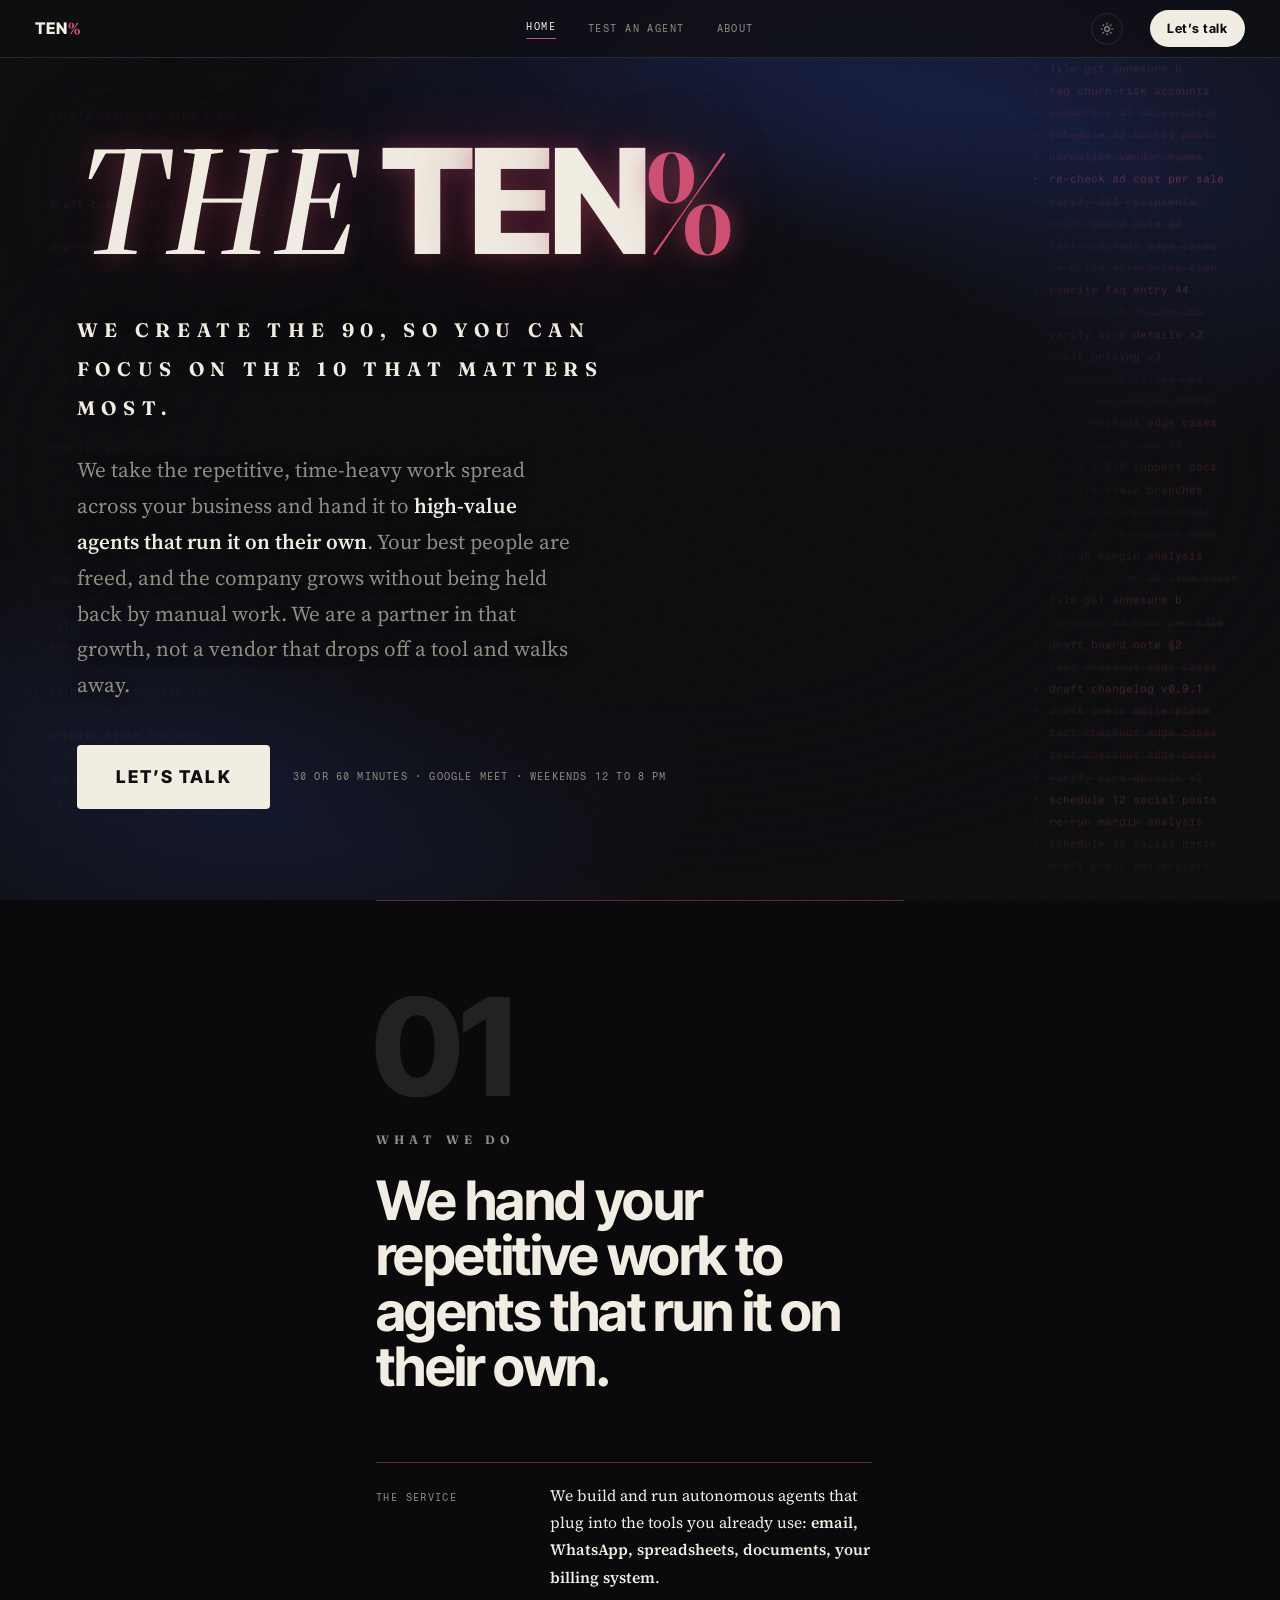
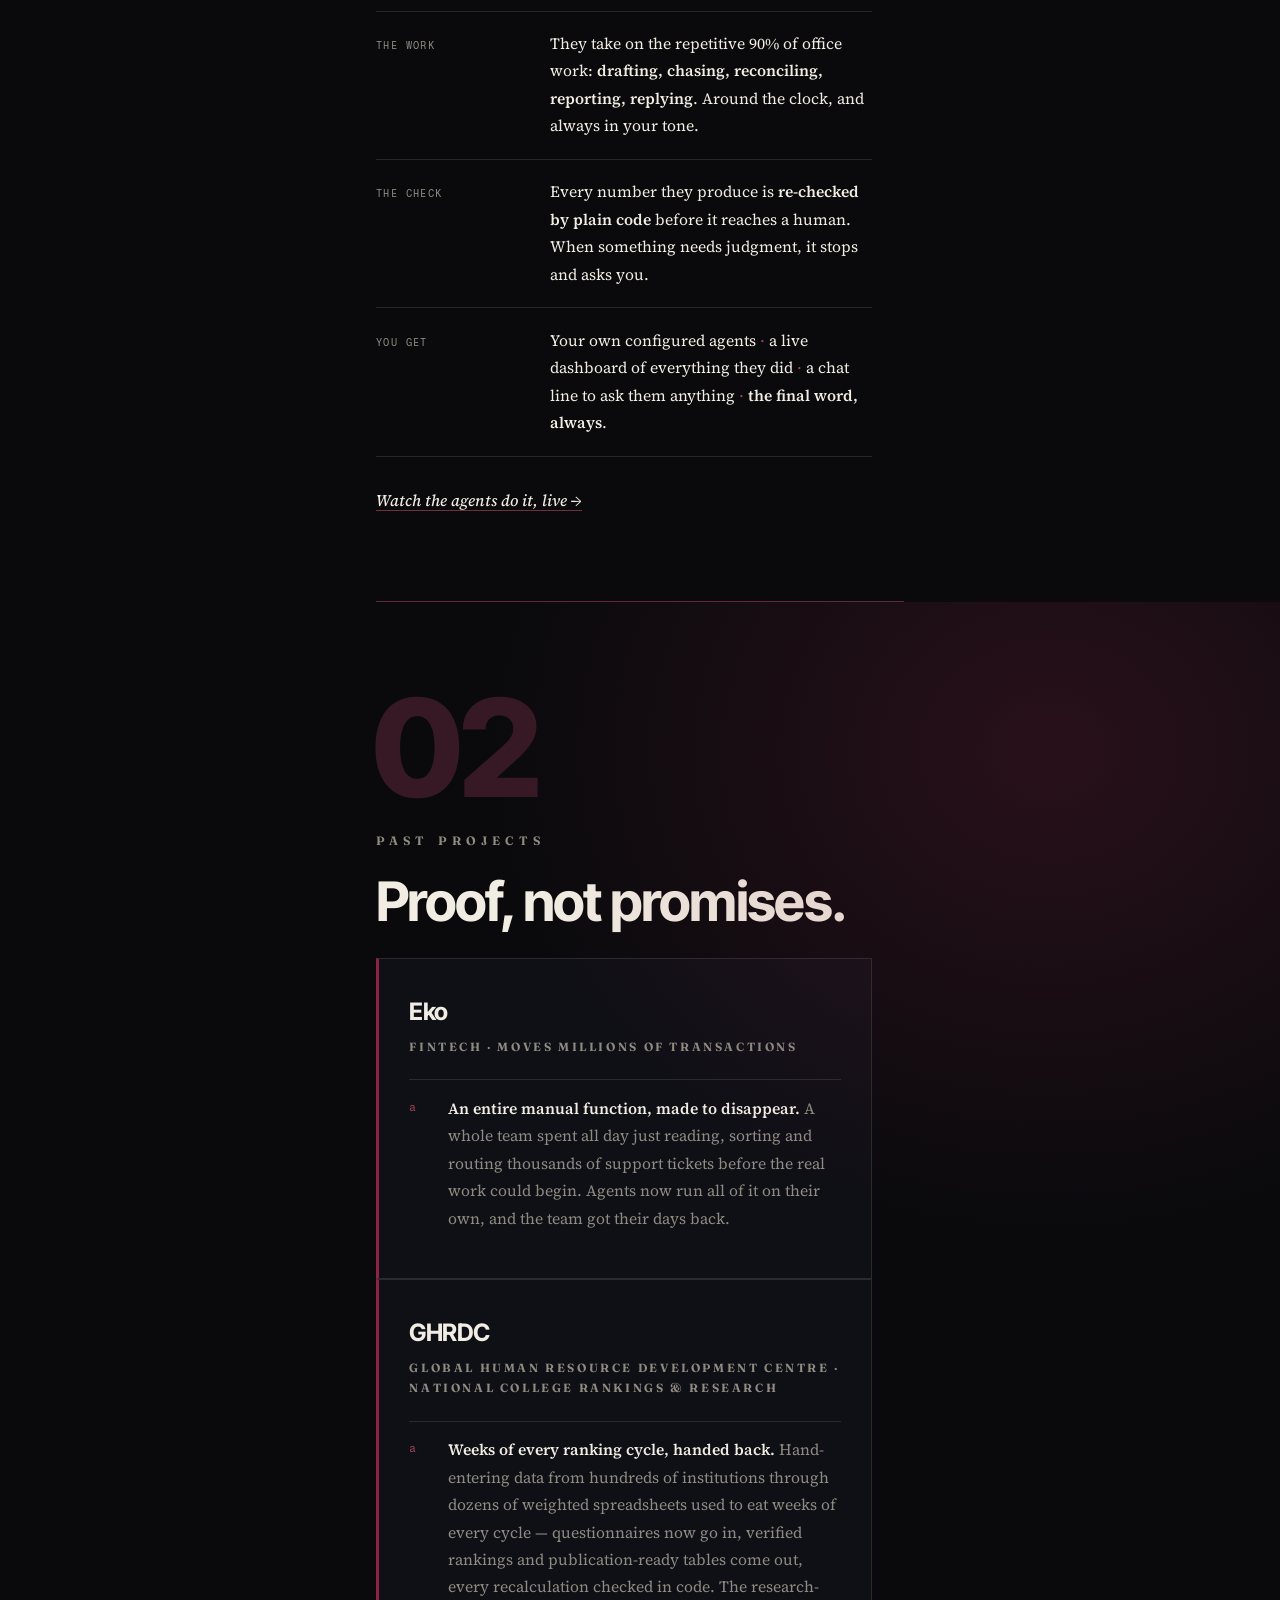
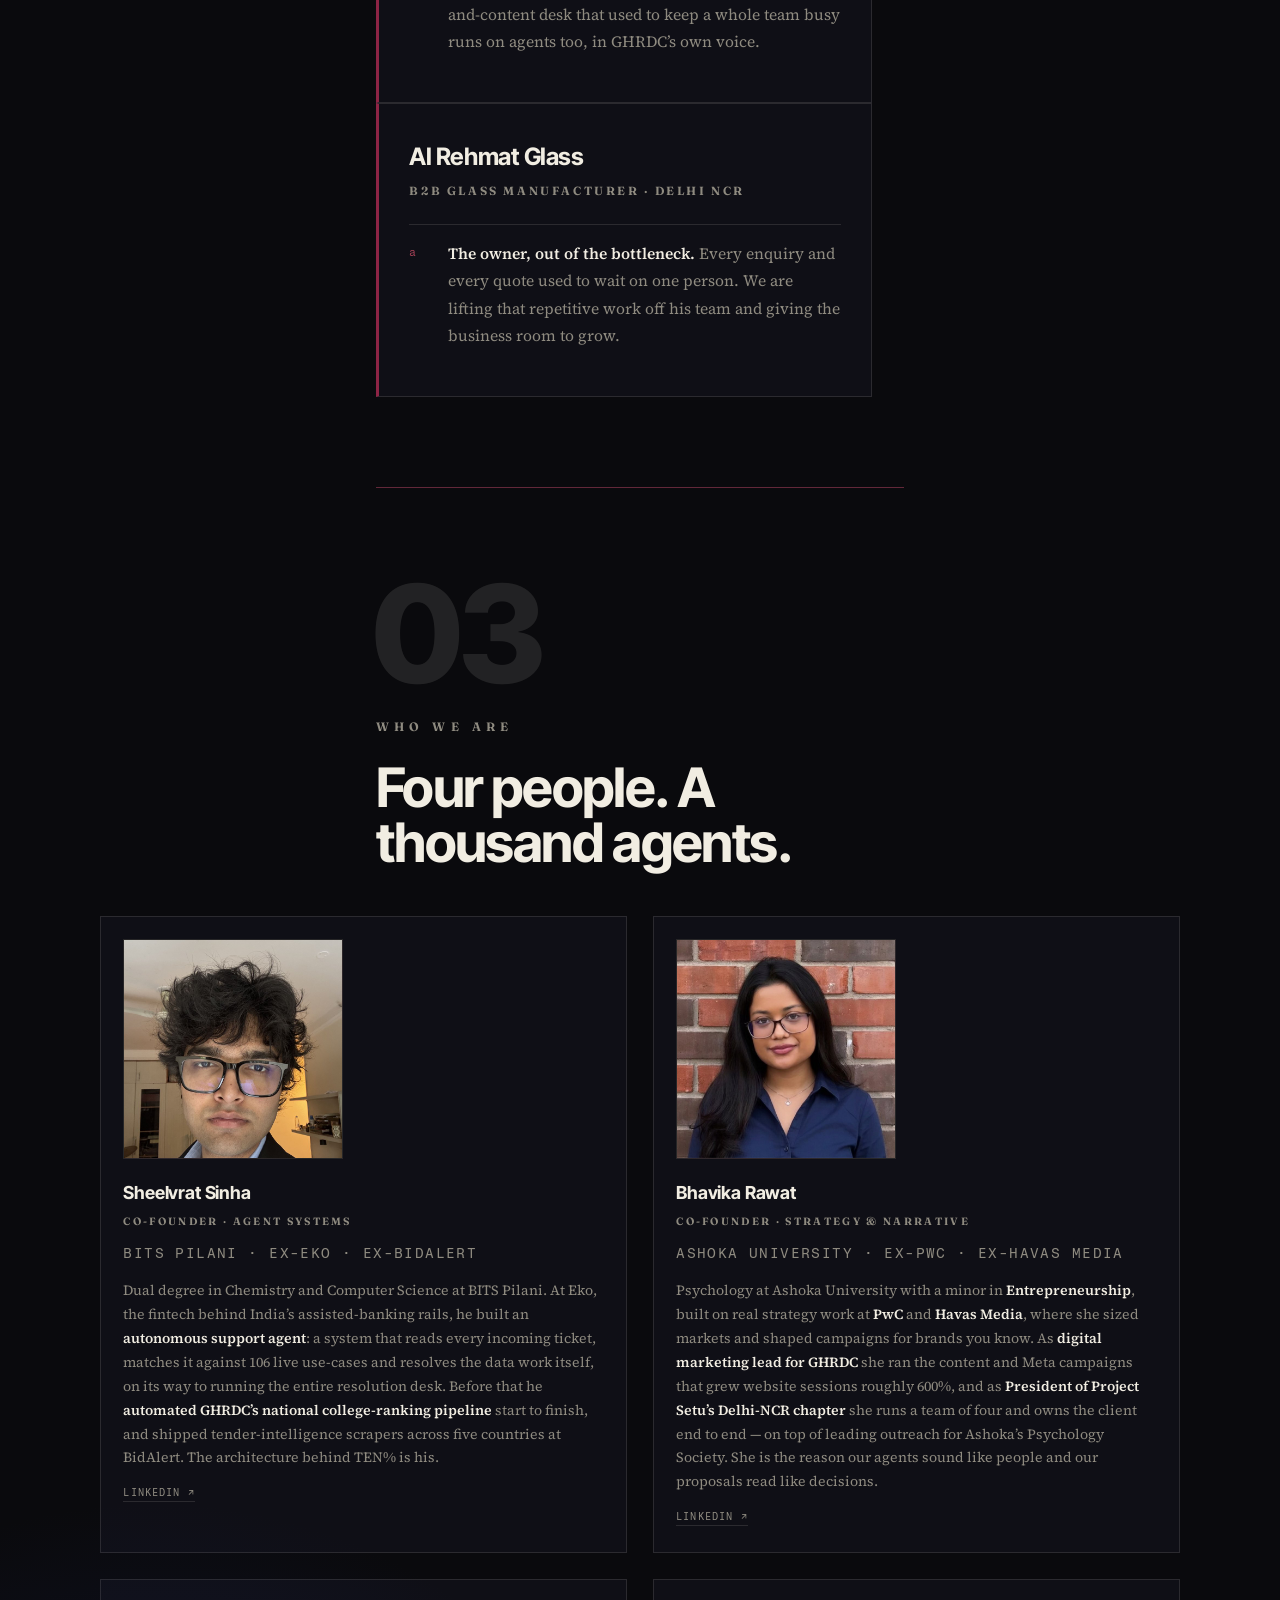
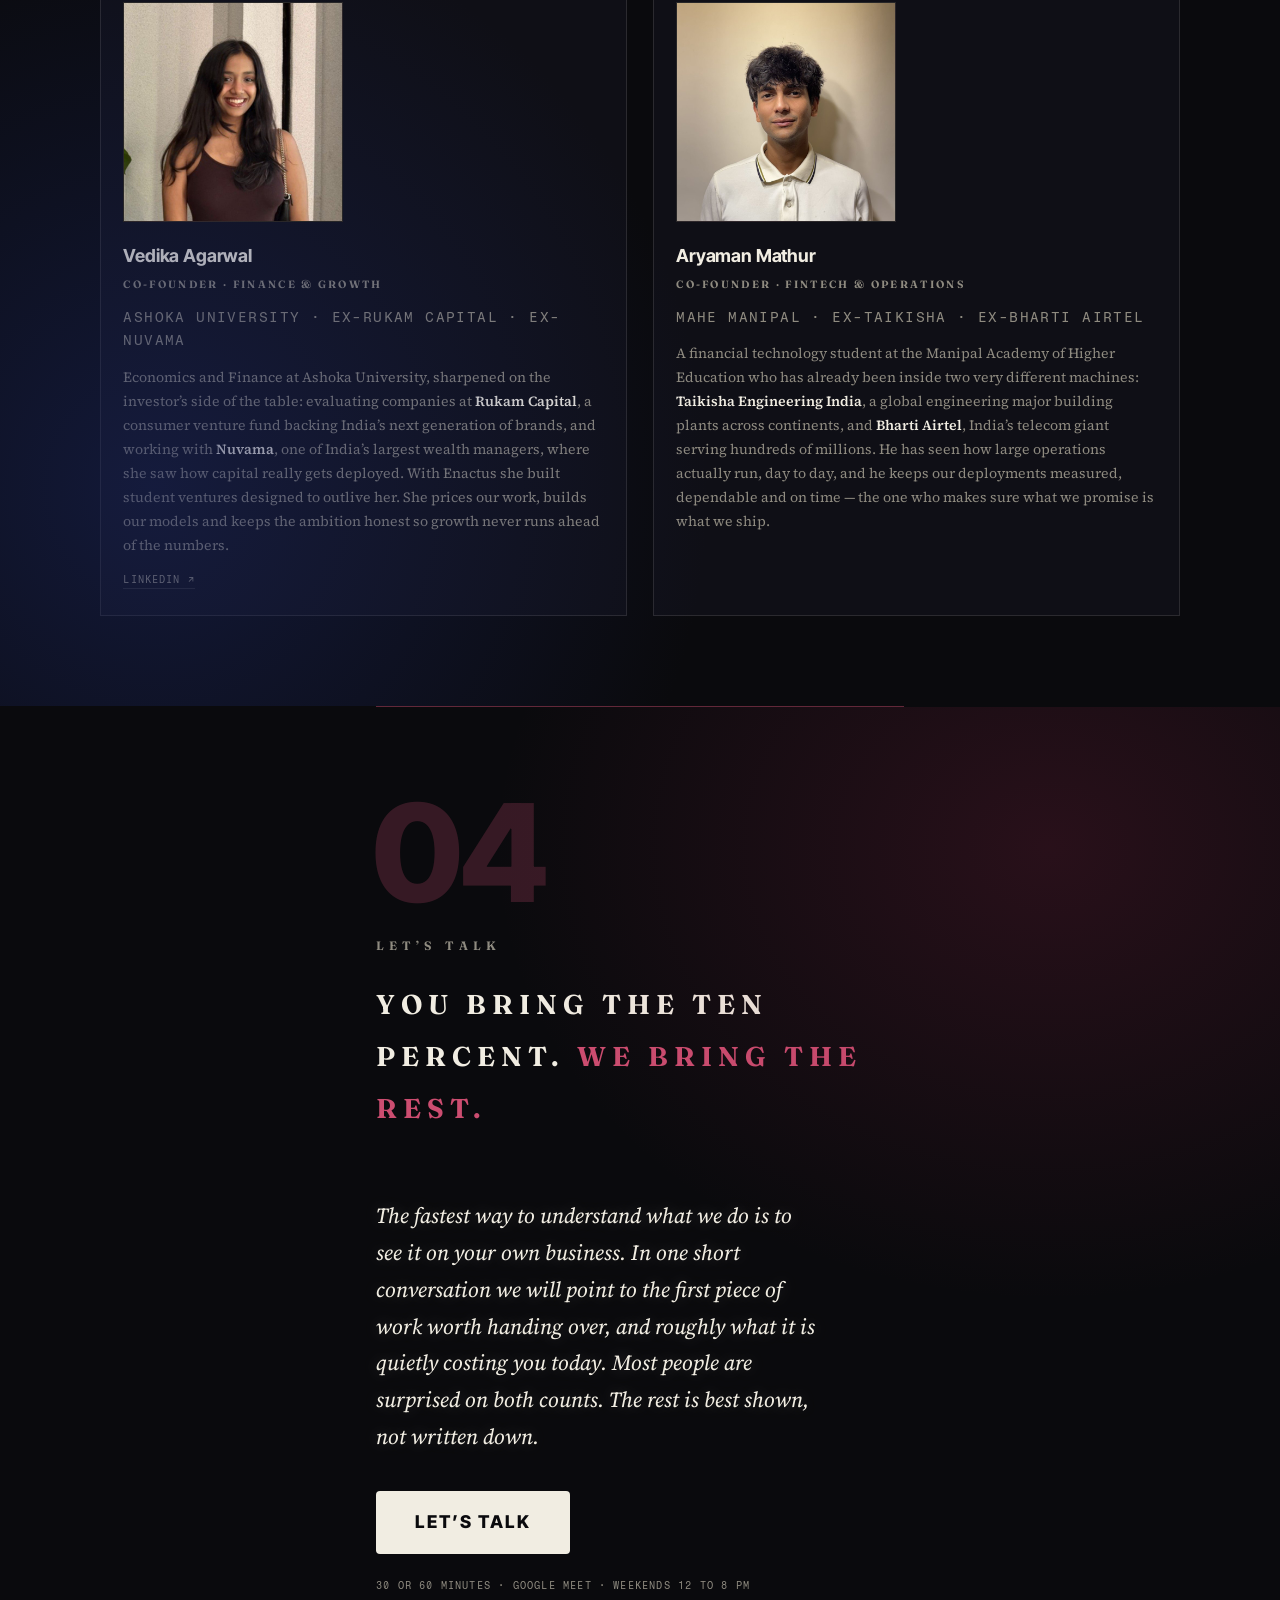
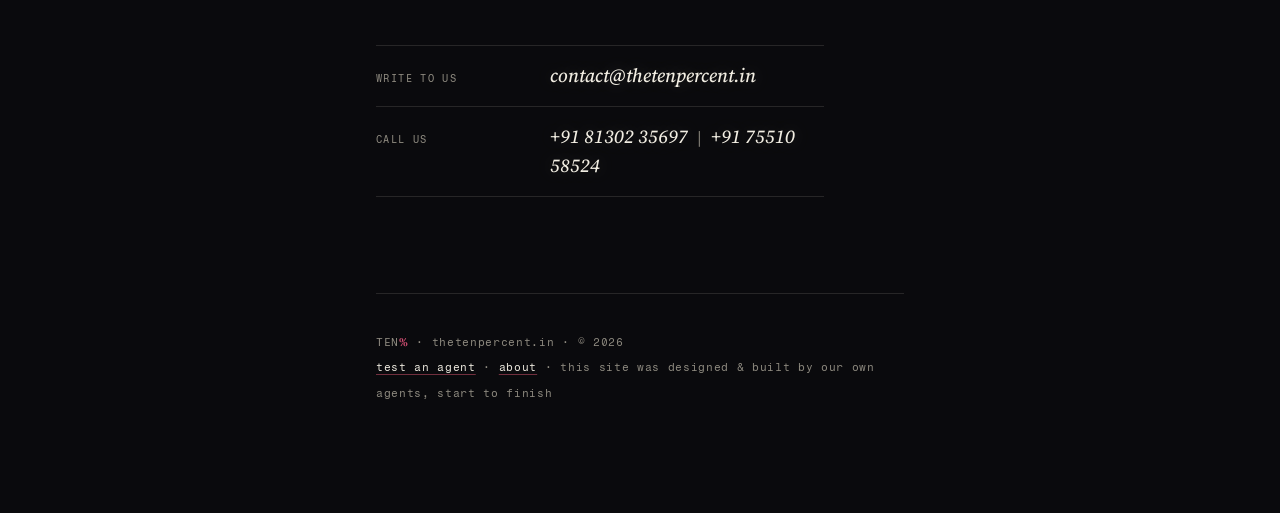
<file: index.html>
<!doctype html>
<html lang="en">
<head>
<meta charset="utf-8">
<meta name="viewport" content="width=device-width, initial-scale=1">
<title>TEN% · Your best people, freed</title>
<meta name="description" content="TEN% is a growth partner that builds high-value agents to run the repetitive work spread across your company, so your best people are freed and the business has room to grow.">
<meta name="theme-color" content="#0a0a0d">
<link rel="icon" type="image/png" sizes="32x32" href="favicon-32.png">
<link rel="icon" type="image/png" sizes="16x16" href="favicon-16.png">
<link rel="apple-touch-icon" sizes="180x180" href="apple-touch-icon.png">
<link rel="preconnect" href="https://fonts.googleapis.com">
<link rel="preconnect" href="https://fonts.gstatic.com" crossorigin>
<link href="https://fonts.googleapis.com/css2?family=Inter+Tight:ital,wght@0,100..900;1,100..900&family=Source+Serif+4:ital,opsz,wght@0,8..60,200..900;1,8..60,200..900&family=Fragment+Mono:ital@0;1&display=swap" rel="stylesheet">
<link rel="stylesheet" href="site.css">
<script src="site.js"></script>
</head>
<body>
<div class="grain" aria-hidden="true"></div>

<nav class="nav" aria-label="site">
  <a class="nav-brand" href="index.html">TEN<em class="pctm">%</em></a>
  <div class="nav-mid">
    <a class="nav-link on" href="index.html">Home</a>
    <a class="nav-link" href="services.html">Test an agent</a>
    <a class="nav-link" href="about.html">About</a>
  </div>
  <div class="nav-links">
    <button class="theme-btn" id="themeBtn" type="button" aria-label="switch theme">◐</button>
    <a class="nav-talk js-talk" href="#">Let’s talk</a>
  </div>
</nav>
<div class="toast mono" id="toast" role="status"></div>

<main>

<!-- ============ HERO · the business card ============ -->
<section class="hero" aria-label="TEN%">
  <div class="hero-streams" aria-hidden="true">
    <div class="stream hs-1" data-stream data-speed="9"></div>
    <div class="stream hs-2" data-stream data-speed="6"></div>
  </div>
  <div class="hero-halo" id="heroHalo" aria-hidden="true"></div>
  <div class="hero-copy">
    <h1 id="heroTitle" aria-label="THE TEN%"><span aria-hidden="true"><i class="the">T</i><i class="the">H</i><i class="the">E</i><br class="hbr"> <i>T</i><i>E</i><i>N</i><i class="pct">%</i></span></h1>
    <p class="hero-analogy">We create the 90, so you can focus on the 10 that matters most.</p>
    <p class="hero-sub">We take the repetitive, time-heavy work spread across your business and hand it to <b>high-value agents that run it on their own</b>. Your best people are freed, and the company grows without being held back by manual work. We are a partner in that growth, not a vendor that drops off a tool and walks away.</p>
    <div class="hero-cta">
      <a class="btn-talk js-talk" href="#">Let’s talk</a>
      <span class="hero-meta">30 or 60 minutes · google meet · weekends 12 to 8 pm</span>
    </div>
  </div>
</section>

<hr class="rule">

<!-- ============ 01 · WHAT WE DO ============ -->
<section class="act" id="whatwedo" aria-labelledby="h-whatwedo">
  <span class="gnum" aria-hidden="true">01</span>
  <p class="kick rv">What we do</p>
  <h2 id="h-whatwedo" class="rv" style="--d:.08s">We hand your repetitive work to agents that run it on their&nbsp;own.</h2>

  <dl class="offer rv" style="--d:.16s">
    <div class="offer-row">
      <dt>the service</dt>
      <dd>We build and run autonomous agents that plug into the tools you already use: <b>email, WhatsApp, spreadsheets, documents, your billing system</b>.</dd>
    </div>
    <div class="offer-row">
      <dt>the work</dt>
      <dd>They take on the repetitive 90% of office work: <b>drafting, chasing, reconciling, reporting, replying</b>. Around the clock, and always in your tone.</dd>
    </div>
    <div class="offer-row">
      <dt>the check</dt>
      <dd>Every number they produce is <b>re-checked by plain code</b> before it reaches a human. When something needs judgment, it stops and asks you.</dd>
    </div>
    <div class="offer-row">
      <dt>you get</dt>
      <dd>Your own configured agents <span class="sep">·</span> a live dashboard of everything they did <span class="sep">·</span> a chat line to ask them anything <span class="sep">·</span> <b>the final word, always</b>.</dd>
    </div>
  </dl>

  <a class="sec-link rv" style="--d:.24s" href="services.html">Watch the agents do it, live →</a>
</section>

<hr class="rule">

<!-- ============ 02 · PAST PROJECTS ============ -->
<section class="act wash-wine" id="projects" aria-labelledby="h-projects">
  <span class="gnum" aria-hidden="true">02</span>
  <p class="kick rv">Past projects</p>
  <h2 id="h-projects" class="rv" style="--d:.08s">Proof, not promises.</h2>

  <article class="proj rv" style="--d:.16s">
    <h3 class="proj-name">Eko</h3>
    <span class="proj-tag">fintech · moves millions of transactions</span>
    <div class="proj-item">
      <span class="pi-n">a</span>
      <p><b>An entire manual function, made to disappear.</b> A whole team spent all day just reading, sorting and routing thousands of support tickets before the real work could begin. Agents now run all of it on their own, and the team got their days back.</p>
    </div>
  </article>

  <article class="proj rv" style="--d:.22s">
    <h3 class="proj-name">GHRDC</h3>
    <span class="proj-tag">Global Human Resource Development Centre · national college rankings &amp; research</span>
    <div class="proj-item">
      <span class="pi-n">a</span>
      <p><b>Weeks of every ranking cycle, handed back.</b> Hand-entering data from hundreds of institutions through dozens of weighted spreadsheets used to eat weeks of every cycle — questionnaires now go in, verified rankings and publication-ready tables come out, every recalculation checked in code. The research-and-content desk that used to keep a whole team busy runs on agents too, in GHRDC’s own voice.</p>
    </div>
  </article>

  <article class="proj rv" style="--d:.28s">
    <h3 class="proj-name">Al Rehmat Glass</h3>
    <span class="proj-tag">B2B glass manufacturer · Delhi NCR</span>
    <div class="proj-item">
      <span class="pi-n">a</span>
      <p><b>The owner, out of the bottleneck.</b> Every enquiry and every quote used to wait on one person. We are lifting that repetitive work off his team and giving the business room to grow.</p>
    </div>
  </article>
</section>

<hr class="rule">

<!-- ============ 03 · WHO WE ARE ============ -->
<section class="act wash-navy" id="team" aria-labelledby="h-team">
  <span class="gnum" aria-hidden="true">03</span>
  <p class="kick rv">Who we are</p>
  <h2 id="h-team" class="rv" style="--d:.08s">Four people. A thousand&nbsp;agents.</h2>

  <div class="tt-grid wide rv" style="--d:.16s">
    <article class="tt-card">
      <div class="tt-photo"><span class="tt-mono" aria-hidden="true">SS</span><img src="team/sheelvrat.jpg" alt="Sheelvrat Sinha" onerror="this.remove()"></div>
      <h3>Sheelvrat Sinha</h3>
      <span class="tt-role">Co-founder · Agent systems</span>
      <p class="tt-creds">BITS Pilani · ex-Eko · ex-BidAlert</p>
      <p>Dual degree in Chemistry and Computer Science at BITS Pilani. At Eko, the fintech behind India’s assisted-banking rails, he built an <b>autonomous support agent</b>: a system that reads every incoming ticket, matches it against 106 live use-cases and resolves the data work itself, on its way to running the entire resolution desk. Before that he <b>automated GHRDC’s national college-ranking pipeline</b> start to finish, and shipped tender-intelligence scrapers across five countries at BidAlert. The architecture behind TEN% is his.</p>
      <a href="https://www.linkedin.com/in/sheelvrat-sinha/" target="_blank" rel="noopener">LinkedIn ↗</a>
    </article>
    <article class="tt-card">
      <div class="tt-photo"><span class="tt-mono" aria-hidden="true">BR</span><img src="team/bhavika.jpg" alt="Bhavika Rawat" onerror="this.remove()"></div>
      <h3>Bhavika Rawat</h3>
      <span class="tt-role">Co-founder · Strategy &amp; narrative</span>
      <p class="tt-creds">Ashoka University · ex-PwC · ex-Havas Media</p>
      <p>Psychology at Ashoka University with a minor in <b>Entrepreneurship</b>, built on real strategy work at <b>PwC</b> and <b>Havas Media</b>, where she sized markets and shaped campaigns for brands you know. As <b>digital marketing lead for GHRDC</b> she ran the content and Meta campaigns that grew website sessions roughly 600%, and as <b>President of Project Setu’s Delhi-NCR chapter</b> she runs a team of four and owns the client end to end — on top of leading outreach for Ashoka’s Psychology Society. She is the reason our agents sound like people and our proposals read like decisions.</p>
      <a href="https://www.linkedin.com/in/bhavikarawat/" target="_blank" rel="noopener">LinkedIn ↗</a>
    </article>
    <article class="tt-card">
      <div class="tt-photo"><span class="tt-mono" aria-hidden="true">VA</span><img src="team/vedika.jpg" alt="Vedika Agarwal" onerror="this.remove()"></div>
      <h3>Vedika Agarwal</h3>
      <span class="tt-role">Co-founder · Finance &amp; growth</span>
      <p class="tt-creds">Ashoka University · ex-Rukam Capital · ex-Nuvama</p>
      <p>Economics and Finance at Ashoka University, sharpened on the investor’s side of the table: evaluating companies at <b>Rukam Capital</b>, a consumer venture fund backing India’s next generation of brands, and working with <b>Nuvama</b>, one of India’s largest wealth managers, where she saw how capital really gets deployed. With Enactus she built student ventures designed to outlive her. She prices our work, builds our models and keeps the ambition honest so growth never runs ahead of the numbers.</p>
      <a href="https://www.linkedin.com/in/vedikagarwal20/" target="_blank" rel="noopener">LinkedIn ↗</a>
    </article>
    <article class="tt-card">
      <div class="tt-photo"><span class="tt-mono" aria-hidden="true">AM</span><img src="team/aryaman.jpg" alt="Aryaman Mathur" onerror="this.remove()"></div>
      <h3>Aryaman Mathur</h3>
      <span class="tt-role">Co-founder · Fintech &amp; operations</span>
      <p class="tt-creds">MAHE Manipal · ex-Taikisha · ex-Bharti Airtel</p>
      <p>A financial technology student at the Manipal Academy of Higher Education who has already been inside two very different machines: <b>Taikisha Engineering India</b>, a global engineering major building plants across continents, and <b>Bharti Airtel</b>, India’s telecom giant serving hundreds of millions. He has seen how large operations actually run, day to day, and he keeps our deployments measured, dependable and on time — the one who makes sure what we promise is what we ship.</p>
    </article>
  </div>
</section>

<hr class="rule">

<!-- ============ 04 · LET'S TALK ============ -->
<section class="act reach wash-wine" id="reach" aria-labelledby="h-reach">
  <span class="gnum" aria-hidden="true">04</span>
  <p class="kick rv">Let’s talk</p>
  <p class="pull rv" style="--d:.08s" id="h-reach">You bring the ten percent. <em>We bring the rest.</em></p>

  <p class="reach-anno rv" style="--d:.16s">The fastest way to understand what we do is to see it on your own business. In one short conversation we will point to the first piece of work worth handing over, and roughly what it is quietly costing you today. Most people are surprised on both counts. The rest is best shown, not written down.</p>

  <div class="reach-cta rv" style="--d:.24s">
    <a class="btn-talk js-talk" href="#">Let’s talk</a>
    <span class="hero-meta">30 or 60 minutes · google meet · weekends 12 to 8 pm</span>
  </div>

  <dl class="contact-rows rv" style="--d:.3s">
    <div class="contact-row">
      <dt>write to us</dt>
      <dd><a href="mailto:contact@thetenpercent.in">contact@thetenpercent.in</a></dd>
    </div>
    <div class="contact-row">
      <dt>call us</dt>
      <dd><a href="tel:+918130235697">+91 81302 35697</a><span style="color:var(--dim);padding:0 .55em">|</span><a href="tel:+917551058524">+91 75510 58524</a></dd>
    </div>
  </dl>

  <footer>
    <p class="mono">TEN<em class="pctm">%</em> · thetenpercent.in · © 2026<br>
    <a href="services.html">test an agent</a> · <a href="about.html">about</a> · this site was designed &amp; built by our own agents, start to finish</p>
  </footer>
</section>

</main>

<script>
/* the agent's micro-task streams, quietly working behind the wordmark */
(() => {
'use strict';
const RM=matchMedia('(prefers-reduced-motion: reduce)').matches;
const rnd=(a,b)=>a+Math.random()*(b-a);
const TASKS=[
 'draft pricing v3','re-tone email #212','reconcile invoices q3','diff contract redlines',
 'rebuild funnel dashboard','verify vat on 38 line items','translate onboarding · de',
 'compress launch hero img','score 112 inbound leads','merge crm duplicates',
 'draft changelog v0.9.1','test checkout edge cases','re-add campaign budget',
 'index 4,210 support docs','tag churn-risk accounts','rewrite faq entry 44',
 'balance ad spend · week 27','draft board note §2','sanity-check revenue model',
 'rotate api credentials','file gst annexure b','sequence 60 follow-ups',
 'proof-read pricing page','re-check ad cost per sale','verify 400 recipients',
 'draft press boilerplate','re-run margin analysis','patch webhook retries',
 'summarise 31 sales calls','audit permissions matrix','schedule 12 social posts',
 'normalise vendor names','draft renewal terms','check sla percentiles',
 'refresh competitor table','re-price enterprise tier','verify wire details ×2',
 'archive stale branches','tune spam-score to 0.3','draft launch runbook'
];
const streams=[];
function makeItem(done){
  const d=document.createElement('div');
  d.className='si '+(done?'done':'pend');
  d.innerHTML=`<span class="sc">${done?'✓':'·'}</span><span class="st"></span>`;
  d.lastChild.textContent=TASKS[Math.floor(Math.random()*TASKS.length)];
  return d;
}
document.querySelectorAll('[data-stream]').forEach(el=>{
  const track=document.createElement('div');
  track.className='s-track';
  el.appendChild(track);
  const n=Math.ceil((el.clientHeight||600)/24)+6;
  for(let i=0;i<n;i++) track.appendChild(makeItem(Math.random()<.58));
  streams.push({el,track,y:0,speed:+el.dataset.speed||9,visible:true,acc:0,completeEvery:rnd(1600,2400)});
});
const io=new IntersectionObserver(es=>es.forEach(e=>{
  const s=streams.find(x=>x.el===e.target);
  if(s) s.visible=e.isIntersecting;
}),{threshold:.05});
streams.forEach(s=>io.observe(s.el));
let last=performance.now();
function loop(t){
  const dt=Math.min(50,t-last); last=t;
  if(!document.hidden){
    for(const s of streams){
      if(!s.visible) continue;
      s.y+=s.speed*dt/1000;
      const first=s.track.firstElementChild;
      if(first){
        const h0=first.offsetHeight;
        if(s.y>=h0){
          s.y-=h0;
          first.className='si pend';
          first.firstChild.textContent='·';
          first.lastChild.firstChild.textContent=TASKS[Math.floor(Math.random()*TASKS.length)];
          s.track.appendChild(first);
        }
      }
      s.track.style.transform=`translateY(${-s.y}px)`;
      s.acc+=dt;
      if(s.acc>=s.completeEvery){
        s.acc=0; s.completeEvery=rnd(1600,2600);
        const p=s.track.querySelector('.si.pend');
        if(p){ p.classList.remove('pend'); p.classList.add('done'); p.firstChild.textContent='✓'; }
      }
    }
  }
  requestAnimationFrame(loop);
}
if(!RM) requestAnimationFrame(loop);
})();

/* the wordmark breath + cursor spring, the one piece of theatre the business card keeps */
(() => {
'use strict';
const $=(s,e=document)=>e.querySelector(s);
const RM=matchMedia('(prefers-reduced-motion: reduce)').matches;
if(RM) return;
const heroT=$('#heroTitle'), heroEl=$('.hero'), heroHalo=$('#heroHalo');
if(!heroT) return;
const dark=()=>!document.documentElement.hasAttribute('data-theme');
const hL=[...heroT.querySelectorAll('i')].map(el=>({el,pct:el.classList.contains('pct')||el.classList.contains('the'),p:0}));
let hcx=0,hcy=0,hOut=true,haloI=0,haloX=0,haloY=0,haloSeen=false;
if(matchMedia('(hover:hover) and (pointer:fine)').matches){
  heroEl.addEventListener('pointermove',e=>{hcx=e.clientX;hcy=e.clientY;hOut=false;
    if(!haloSeen){haloX=hcx;haloY=hcy;haloSeen=true;}});
  heroEl.addEventListener('pointerleave',()=>{hOut=true;});
}
let heroVisible=true;
new IntersectionObserver(en=>{heroVisible=en[0].isIntersecting;},{threshold:0}).observe(heroEl);
function frame(t){
  if(!heroVisible){ requestAnimationFrame(frame); return; }
  const b=Math.sin(t/2800);
  const ga=.72+.28*b;
  const k=(b+1)/2;
  const wr=Math.round(142+42*k), wg=Math.round(36+36*k), wb=Math.round(69+26*k);
  const ambient=dark()
    ? `0 0 24px rgba(${wr},${wg},${wb},${(.42*ga).toFixed(3)}),`+
      `0 0 64px rgba(142,36,69,${(.34*ga).toFixed(3)}),`+
      `0 0 150px rgba(142,36,69,${(.26*ga).toFixed(3)})`
    : 'none';
  heroT.style.textShadow=ambient;
  const baseW=800+14*b;
  const rs=hL.map(o=>o.el.getBoundingClientRect());
  hL.forEach((o,i)=>{
    const r=rs[i];
    const d=Math.hypot(hcx-(r.left+r.width/2),hcy-(r.top+r.height/2));
    const tp=hOut?0:Math.pow(Math.max(0,1-d/300),1.6);
    o.p+=(tp-o.p)*.14;
    const p=o.p;
    o.el.style.transform=p>.004?`scale(${(1+.10*p).toFixed(4)},${(1+.05*p).toFixed(4)})`:'';
    if(!o.pct) o.el.style.fontVariationSettings=`'wght' ${(baseW+130*p).toFixed(1)}`;
    o.el.style.textShadow=(p>.01&&dark())?
      `0 0 ${(18+42*p).toFixed(1)}px rgba(214,88,122,${(p*(.55+.45*p)).toFixed(3)}),`+
      `0 0 ${(100*p).toFixed(1)}px rgba(230,165,180,${(.5*p).toFixed(3)}),`+ambient : '';
  });
  if(heroHalo){
    /* measure the glyph span, not the block h1: the h1 stretches far past the %,
       which kept the halo lit when the cursor drifted to its right */
    const tr=(heroT.firstElementChild||heroT).getBoundingClientRect();
    const dx=Math.max(tr.left-hcx,0,hcx-tr.right);
    const dy=Math.max(tr.top-hcy,0,hcy-tr.bottom);
    const ti=hOut?0:Math.pow(Math.max(0,1-Math.hypot(dx,dy)/230),2.2);
    haloI+=(ti-haloI)*.15;
    const pad=28;
    const tx=Math.min(Math.max(hcx,tr.left-pad),tr.right+pad);
    const ty=Math.min(Math.max(hcy,tr.top-pad),tr.bottom+pad);
    haloX+=(tx-haloX)*.32;haloY+=(ty-haloY)*.32;
    const hr=heroEl.getBoundingClientRect();
    heroHalo.style.opacity=haloI.toFixed(3);
    heroHalo.style.left=(haloX-hr.left)+'px';
    heroHalo.style.top=(haloY-hr.top)+'px';
    heroHalo.style.transform=`translate(-50%,-50%) scale(${(0.85+.4*haloI).toFixed(3)})`;
  }
  requestAnimationFrame(frame);
}
requestAnimationFrame(frame);
})();
</script>
</body>
</html>
</file>
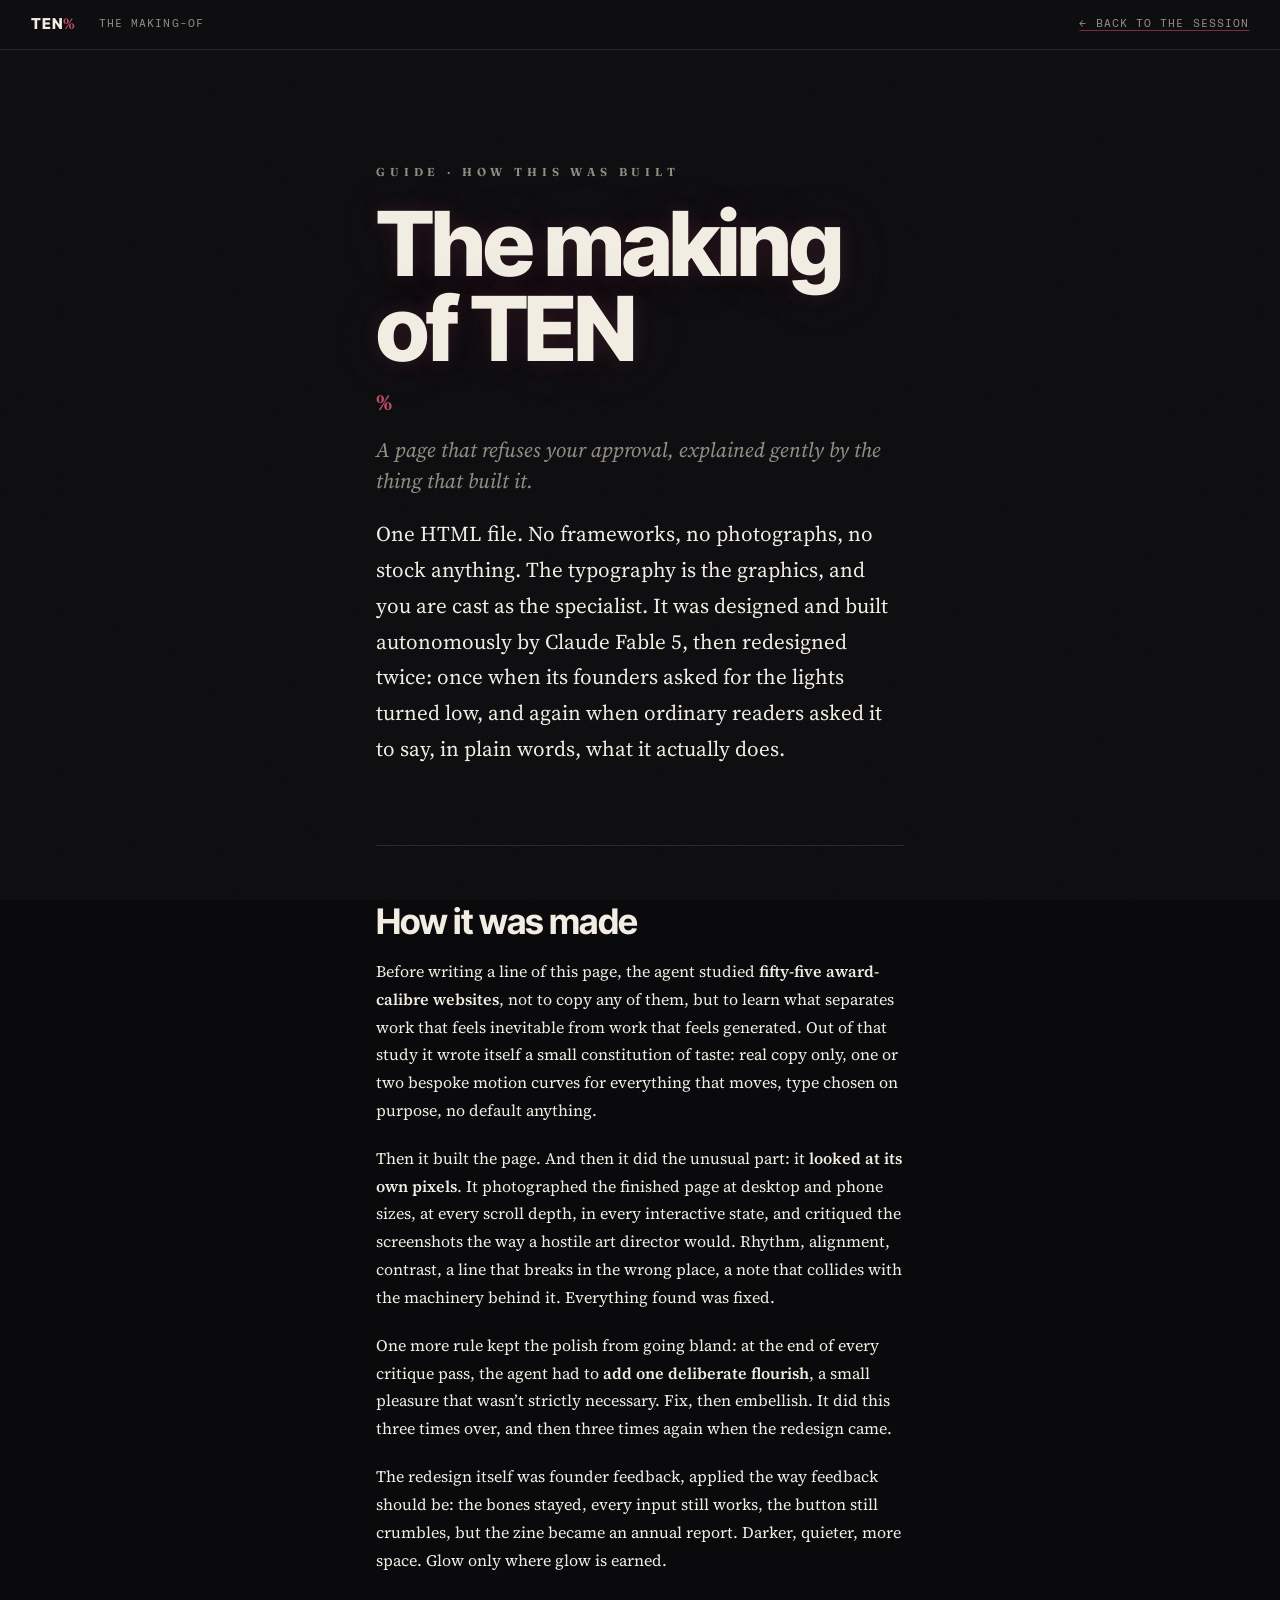
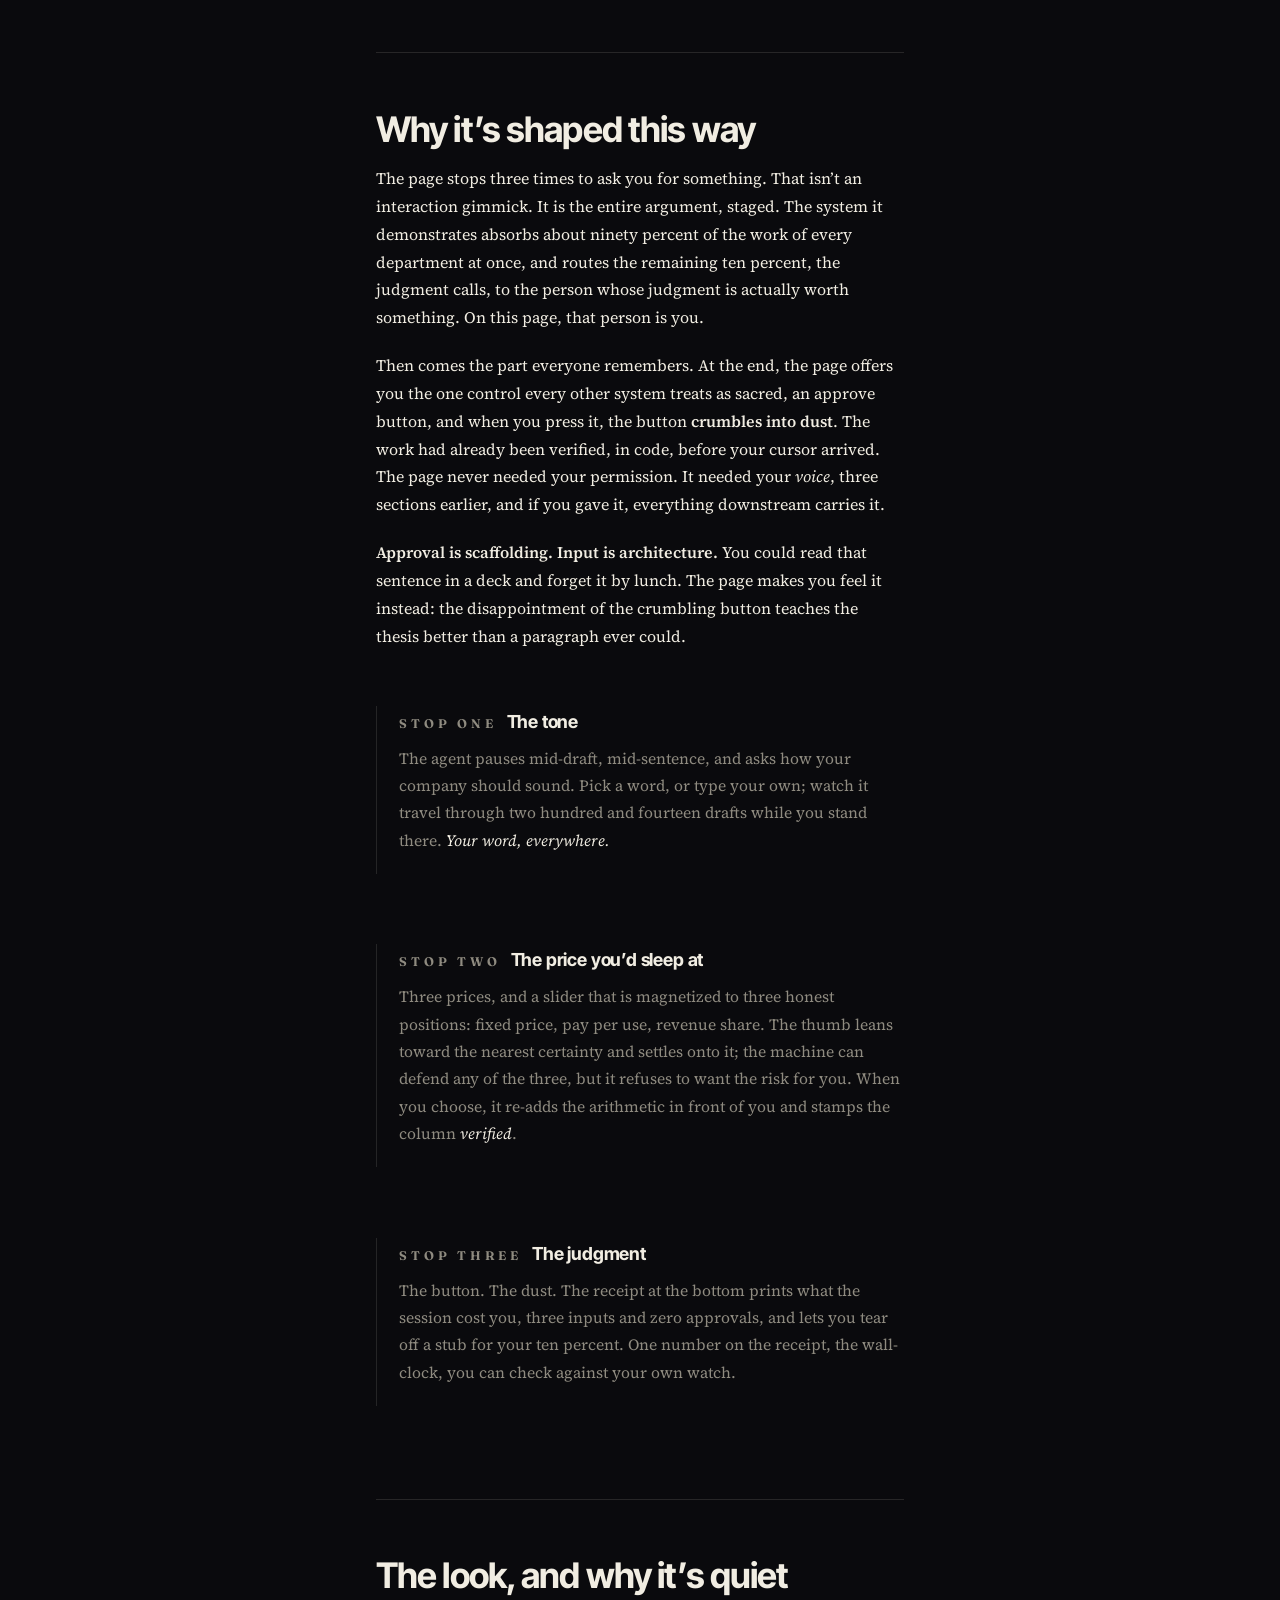
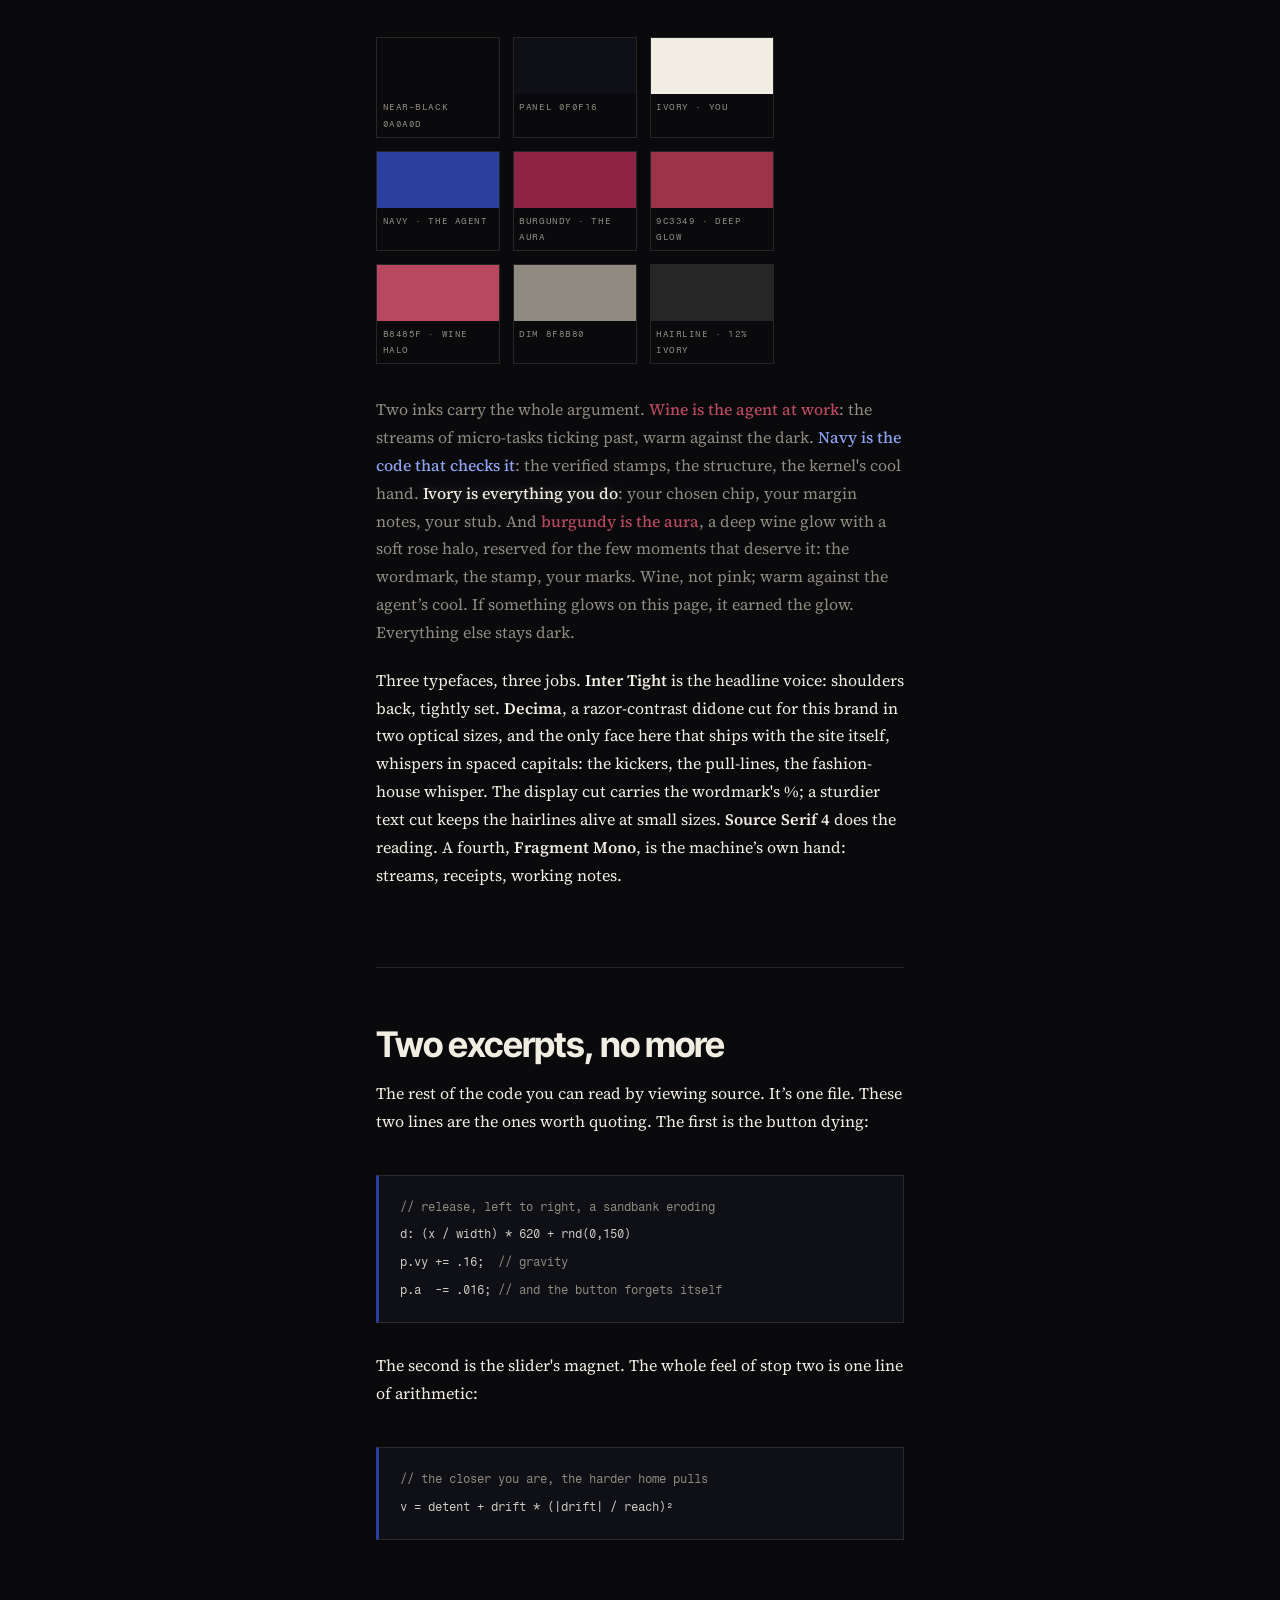
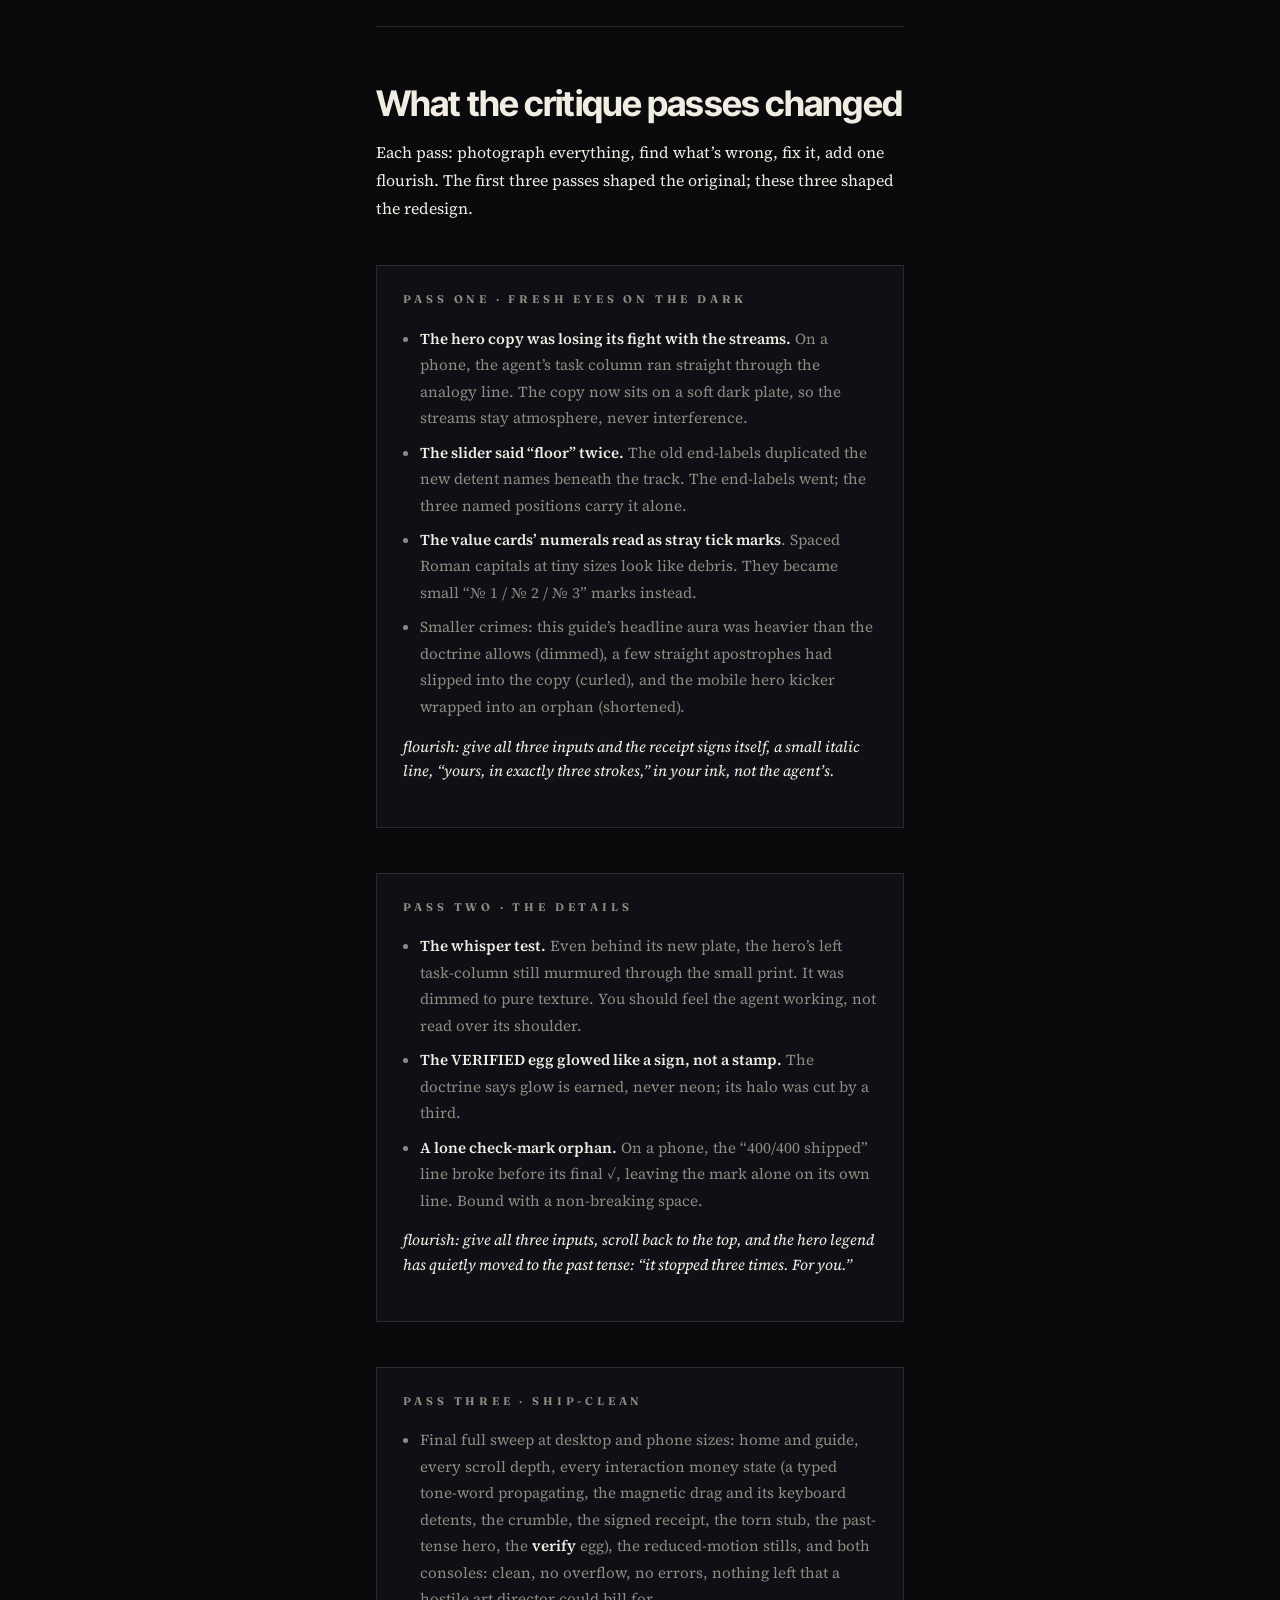
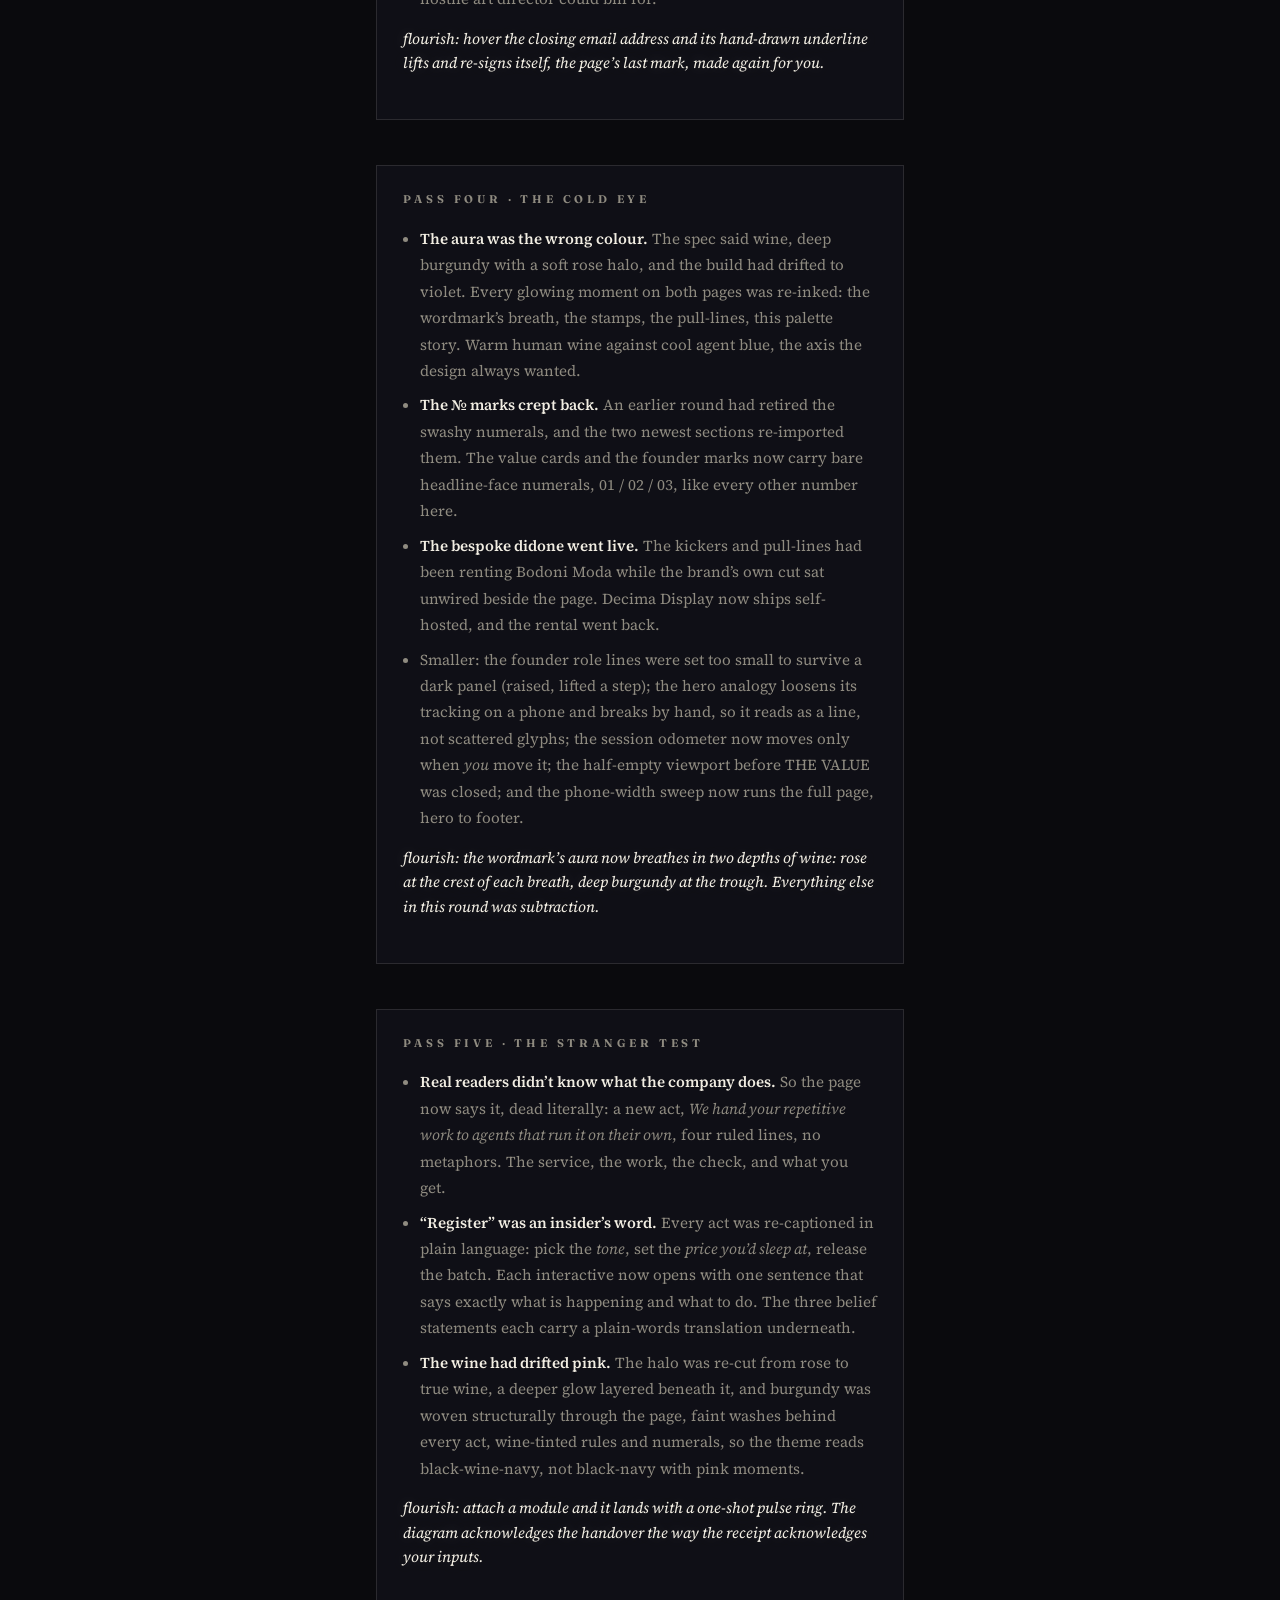
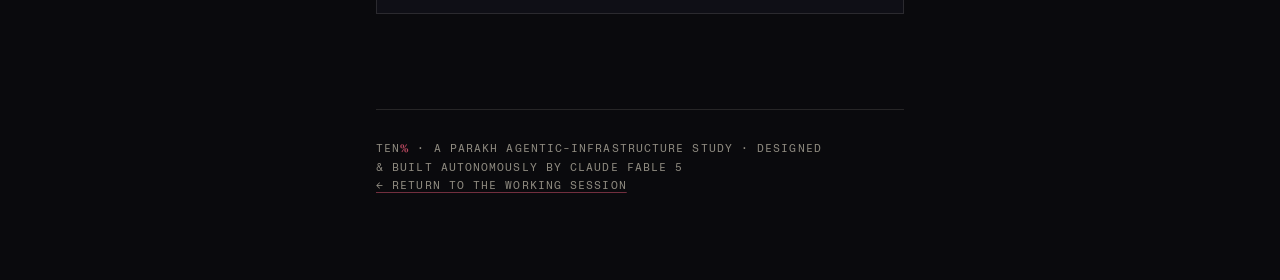
<file: guide/index.html>
<!doctype html>
<html lang="en">
<head>
<meta charset="utf-8">
<meta name="viewport" content="width=device-width, initial-scale=1">
<title>How TEN% was built</title>
<meta name="description" content="The making-of, told gently: how an autonomous agent designed, critiqued, and redesigned a page that refuses your approval.">
<meta name="theme-color" content="#0a0a0d">
<link rel="icon" type="image/png" sizes="32x32" href="../favicon-32.png">
<link rel="icon" type="image/png" sizes="16x16" href="../favicon-16.png">
<link rel="apple-touch-icon" sizes="180x180" href="../apple-touch-icon.png">
<link rel="preconnect" href="https://fonts.googleapis.com">
<link rel="preconnect" href="https://fonts.gstatic.com" crossorigin>
<link href="https://fonts.googleapis.com/css2?family=Inter+Tight:ital,wght@0,100..900;1,100..900&family=Source+Serif+4:ital,opsz,wght@0,8..60,200..900;1,8..60,200..900&family=Fragment+Mono:ital@0;1&display=swap" rel="stylesheet">
<style>
@font-face{font-family:'Decima Display';src:url('../decima-display.woff2') format('woff2');font-weight:100 900;font-style:normal;font-display:swap}
@font-face{font-family:'Decima Text';src:url('../decima-text.woff2') format('woff2');font-weight:100 900;font-style:normal;font-display:swap}
:root{
  --bg:#0a0a0d; --panel:#0f0f16; --ink:#f1ede2; --dim:#8f8b80;
  --navy:#2a3f9e; --agent:#8fa2f2; --wine:#8e2445; --halo:#b8485f; --halo-deep:#9c3349;
  --hair:rgba(241,237,226,.12);
  --head:'Inter Tight','Helvetica Neue',Arial,sans-serif;
  --didone:'Decima Text','Didot',serif;
  --serif:'Source Serif 4',Georgia,serif;
  --mono:'Fragment Mono',ui-monospace,Menlo,monospace;
  --ease:cubic-bezier(.22,1,.36,1);
  --colw:min(66ch,calc(100vw - 2.8rem));
}
*{margin:0;padding:0;box-sizing:border-box}
html,body{overflow-x:clip}
body{background:var(--bg);color:var(--ink);font-family:var(--serif);font-optical-sizing:auto;
  font-size:clamp(16px,1.02vw,18px);line-height:1.74;-webkit-font-smoothing:antialiased}
::selection{background:var(--ink);color:var(--bg)}
:focus-visible{outline:2px solid var(--halo);outline-offset:3px}
a{color:inherit;text-decoration:underline;text-decoration-color:rgba(184,72,95,.6);text-underline-offset:3px;transition:color .4s var(--ease)}
a:hover{color:var(--halo)}
.pctm{font-family:var(--didone);font-style:normal;font-weight:400;color:var(--halo)}
.grain{position:fixed;inset:0;z-index:90;pointer-events:none;mix-blend-mode:screen;opacity:.05;
  background-image:url("data:image/svg+xml,%3Csvg xmlns='http://www.w3.org/2000/svg' width='300' height='300'%3E%3Cfilter id='n'%3E%3CfeTurbulence type='fractalNoise' baseFrequency='0.8' numOctaves='3' stitchTiles='stitch'/%3E%3CfeColorMatrix type='saturate' values='0'/%3E%3C/filter%3E%3Crect width='300' height='300' filter='url(%23n)'/%3E%3C/svg%3E")}
.mono{font-family:var(--mono);font-size:.68rem;letter-spacing:.1em;text-transform:uppercase}
main{display:grid;grid-template-columns:minmax(1.4rem,1fr) var(--colw) minmax(1.4rem,1fr);padding:6.5rem 0 4rem}
main>*{grid-column:2;min-width:0}
.bar{position:fixed;inset:0 0 auto 0;z-index:80;display:flex;align-items:center;gap:1.4rem;height:50px;
  padding:0 clamp(.9rem,2.4vw,2rem);background:rgba(10,10,13,.78);
  backdrop-filter:blur(8px);border-bottom:1px solid var(--hair)}
.bar-brand{font-family:var(--head);font-weight:800;letter-spacing:.06em;font-size:.94rem;white-space:nowrap}
.bar .mono{color:var(--dim);white-space:nowrap}
.bar a{margin-left:auto;white-space:nowrap}
@media (max-width:560px){.bar>span.mono{display:none}}
.kick{font-family:var(--didone);font-weight:600;font-size:clamp(.7rem,.9vw,.8rem);
  letter-spacing:.42em;text-transform:uppercase;color:var(--dim);margin:3.6rem 0 1.2rem}
h1{font-family:var(--head);font-weight:800;
  font-size:clamp(2.6rem,8vw,5.6rem);line-height:.95;letter-spacing:-.035em;margin-bottom:1.2rem;
  text-shadow:0 0 20px rgba(184,72,95,.17),0 0 64px rgba(142,36,69,.11)}
h1 em{display:block;font:italic 440 clamp(1rem,2vw,1.3rem)/1.5 var(--serif);
  letter-spacing:0;text-transform:none;color:var(--dim);margin-top:1rem;text-shadow:none}
h2{font-family:var(--head);font-weight:700;
  font-size:clamp(1.5rem,3.2vw,2.2rem);letter-spacing:-.025em;line-height:1.05;margin-bottom:1.1rem}
p{max-width:66ch;margin-bottom:1.25rem}
p b{font-weight:600}
.lede{font:400 clamp(1.12rem,1.8vw,1.32rem)/1.7 var(--serif);max-width:54ch;color:var(--ink)}
hr{border:0;border-top:1px solid var(--hair);margin:3.6rem 0}
.stop{margin:2.2rem 0;padding-left:1.4rem;border-left:1px solid var(--hair)}
.stop h3{font-family:var(--head);font-weight:700;font-size:1.12rem;letter-spacing:-.01em;margin-bottom:.5rem}
.stop h3 .n{font-family:var(--didone);font-weight:600;font-size:.7em;letter-spacing:.3em;
  text-transform:uppercase;color:var(--dim);margin-right:.8em}
.stop p{color:var(--dim);font-size:.98rem}
.stop p i{color:var(--ink);font-style:italic}
pre{border:1px solid var(--hair);border-left:3px solid var(--navy);
  padding:1.1rem 1.3rem;overflow-x:auto;margin:1.2rem 0 1.8rem;max-width:100%;
  /* scroll shadows: the right edge hints when a line runs past the fold */
  background:
    linear-gradient(90deg,var(--panel) 33%,rgba(15,15,22,0)) left center,
    linear-gradient(270deg,var(--panel) 33%,rgba(15,15,22,0)) right center,
    radial-gradient(farthest-side at 0 50%,rgba(0,0,0,.55),transparent) left center,
    radial-gradient(farthest-side at 100% 50%,rgba(0,0,0,.55),transparent) right center,
    var(--panel);
  background-repeat:no-repeat;
  background-size:44px 100%,44px 100%,15px 100%,15px 100%,auto;
  background-attachment:local,local,scroll,scroll,scroll}
@media (max-width:560px){pre{font-size:.62rem;padding:.9rem .8rem}}
code{font-family:var(--mono);font-size:.72rem;line-height:1.8;color:rgba(241,237,226,.85)}
pre code .c{color:var(--dim)}
.pass{background:var(--panel);border:1px solid var(--hair);padding:1.5rem 1.6rem;margin:1.4rem 0}
.pass h3{font-family:var(--didone);font-weight:600;font-size:.7rem;letter-spacing:.34em;
  text-transform:uppercase;color:var(--dim);margin-bottom:1rem}
.pass ul{margin:0 0 .4rem 1.1rem}
.pass li{margin-bottom:.5rem;font-size:.95rem;color:var(--dim)}
.pass li b{color:var(--ink);font-weight:600}
.pass .up{font:italic 440 .95rem/1.6 var(--serif);color:var(--ink);margin-top:.9rem;
  text-shadow:0 0 14px rgba(241,237,226,.18)}
.palette{display:flex;flex-wrap:wrap;gap:.8rem;margin:1.6rem 0 2rem}
.sw{width:124px;border:1px solid var(--hair)}
@media (max-width:560px){
  .sw{flex:1 1 40%}
  .sw:last-child{flex-basis:100%}
  .sw:last-child i{height:14px}  /* the hairline ink drawn as a literal hairline */
}
.sw i{display:block;height:56px}
.sw span{display:block;font-family:var(--mono);font-size:.58rem;letter-spacing:.06em;padding:.55em .6em;text-transform:uppercase;color:var(--dim)}
.inks p{color:var(--dim)}
.inks b.agent{color:var(--agent);font-weight:500}
.inks b.you{color:var(--ink);font-weight:500;text-shadow:0 0 12px rgba(241,237,226,.3)}
.inks b.aura{color:var(--halo);font-weight:500}
footer{margin-top:4.5rem;border-top:1px solid var(--hair);padding-top:1.8rem;color:var(--dim)}
@media (prefers-reduced-motion: reduce){*{animation:none!important;transition:none!important}}
</style>
</head>
<body>
<div class="grain" aria-hidden="true"></div>
<header class="bar">
  <span class="bar-brand">TEN<em class="pctm">%</em></span>
  <span class="mono">the making-of</span>
  <a href="../" class="mono">← back to the session</a>
</header>

<main>
<p class="kick">Guide · how this was built</p>
<h1>The making of TEN<em class="pctm">%</em><em>A page that refuses your approval, explained gently by the thing that built it.</em></h1>
<p class="lede">One HTML file. No frameworks, no photographs, no stock anything. The typography is the graphics, and you are cast as the specialist. It was designed and built autonomously by Claude Fable 5, then redesigned twice: once when its founders asked for the lights turned low, and again when ordinary readers asked it to say, in plain words, what it actually does.</p>

<hr>

<h2>How it was made</h2>
<p>Before writing a line of this page, the agent studied <b>fifty-five award-calibre websites</b>, not to copy any of them, but to learn what separates work that feels inevitable from work that feels generated. Out of that study it wrote itself a small constitution of taste: real copy only, one or two bespoke motion curves for everything that moves, type chosen on purpose, no default anything.</p>
<p>Then it built the page. And then it did the unusual part: it <b>looked at its own pixels</b>. It photographed the finished page at desktop and phone sizes, at every scroll depth, in every interactive state, and critiqued the screenshots the way a hostile art director would. Rhythm, alignment, contrast, a line that breaks in the wrong place, a note that collides with the machinery behind it. Everything found was fixed.</p>
<p>One more rule kept the polish from going bland: at the end of every critique pass, the agent had to <b>add one deliberate flourish</b>, a small pleasure that wasn’t strictly necessary. Fix, then embellish. It did this three times over, and then three times again when the redesign came.</p>
<p>The redesign itself was founder feedback, applied the way feedback should be: the bones stayed, every input still works, the button still crumbles, but the zine became an annual report. Darker, quieter, more space. Glow only where glow is earned.</p>

<hr>

<h2>Why it’s shaped this way</h2>
<p>The page stops three times to ask you for something. That isn’t an interaction gimmick. It is the entire argument, staged. The system it demonstrates absorbs about ninety percent of the work of every department at once, and routes the remaining ten percent, the judgment calls, to the person whose judgment is actually worth something. On this page, that person is you.</p>
<p>Then comes the part everyone remembers. At the end, the page offers you the one control every other system treats as sacred, an approve button, and when you press it, the button <b>crumbles into dust</b>. The work had already been verified, in code, before your cursor arrived. The page never needed your permission. It needed your <i>voice</i>, three sections earlier, and if you gave it, everything downstream carries it.</p>
<p><b>Approval is scaffolding. Input is architecture.</b> You could read that sentence in a deck and forget it by lunch. The page makes you feel it instead: the disappointment of the crumbling button teaches the thesis better than a paragraph ever could.</p>

<div class="stop">
<h3><span class="n">Stop one</span>The tone</h3>
<p>The agent pauses mid-draft, mid-sentence, and asks how your company should sound. Pick a word, or type your own; watch it travel through two hundred and fourteen drafts while you stand there. <i>Your word, everywhere.</i></p>
</div>
<div class="stop">
<h3><span class="n">Stop two</span>The price you’d sleep at</h3>
<p>Three prices, and a slider that is magnetized to three honest positions: fixed price, pay per use, revenue share. The thumb leans toward the nearest certainty and settles onto it; the machine can defend any of the three, but it refuses to want the risk for you. When you choose, it re-adds the arithmetic in front of you and stamps the column <i>verified</i>.</p>
</div>
<div class="stop">
<h3><span class="n">Stop three</span>The judgment</h3>
<p>The button. The dust. The receipt at the bottom prints what the session cost you, three inputs and zero approvals, and lets you tear off a stub for your ten percent. One number on the receipt, the wall-clock, you can check against your own watch.</p>
</div>

<hr>

<h2>The look, and why it’s quiet</h2>

<div class="palette" aria-label="palette">
  <div class="sw"><i style="background:#0a0a0d"></i><span>near-black 0a0a0d</span></div>
  <div class="sw"><i style="background:#0f0f16"></i><span>panel 0f0f16</span></div>
  <div class="sw"><i style="background:#f1ede2"></i><span>ivory · you</span></div>
  <div class="sw"><i style="background:#2a3f9e"></i><span>navy · the agent</span></div>
  <div class="sw"><i style="background:#8e2445"></i><span>burgundy · the aura</span></div>
  <div class="sw"><i style="background:#9c3349"></i><span>9c3349 · deep glow</span></div>
  <div class="sw"><i style="background:#b8485f"></i><span>b8485f · wine halo</span></div>
  <div class="sw"><i style="background:#8f8b80"></i><span>dim 8f8b80</span></div>
  <div class="sw"><i style="background:rgba(241,237,226,.12);height:56px"></i><span>hairline · 12% ivory</span></div>
</div>

<div class="inks">
<p>Two inks carry the whole argument. <b class="aura">Wine is the agent at work</b>: the streams of micro-tasks ticking past, warm against the dark. <b class="agent">Navy is the code that checks it</b>: the verified stamps, the structure, the kernel's cool hand. <b class="you">Ivory is everything you do</b>: your chosen chip, your margin notes, your stub. And <b class="aura">burgundy is the aura</b>, a deep wine glow with a soft rose halo, reserved for the few moments that deserve it: the wordmark, the stamp, your marks. Wine, not pink; warm against the agent’s cool. If something glows on this page, it earned the glow. Everything else stays dark.</p>
</div>
<p>Three typefaces, three jobs. <b>Inter Tight</b> is the headline voice: shoulders back, tightly set. <b>Decima</b>, a razor-contrast didone cut for this brand in two optical sizes, and the only face here that ships with the site itself, whispers in spaced capitals: the kickers, the pull-lines, the fashion-house whisper. The display cut carries the wordmark's %; a sturdier text cut keeps the hairlines alive at small sizes. <b>Source Serif 4</b> does the reading. A fourth, <b>Fragment Mono</b>, is the machine’s own hand: streams, receipts, working notes.</p>

<hr>

<h2>Two excerpts, no more</h2>
<p>The rest of the code you can read by viewing source. It’s one file. These two lines are the ones worth quoting. The first is the button dying:</p>
<pre><code><span class="c">// release, left to right, a sandbank eroding</span>
d: (x / width) * 620 + rnd(0,150)
p.vy += .16;  <span class="c">// gravity</span>
p.a  -= .016; <span class="c">// and the button forgets itself</span></code></pre>
<p>The second is the slider's magnet. The whole feel of stop two is one line of arithmetic:</p>
<pre><code><span class="c">// the closer you are, the harder home pulls</span>
v = detent + drift * (|drift| / reach)²</code></pre>

<hr>

<h2>What the critique passes changed</h2>
<p>Each pass: photograph everything, find what’s wrong, fix it, add one flourish. The first three passes shaped the original; these three shaped the redesign.</p>

<div class="pass" id="pass1">
<h3>Pass one · fresh eyes on the dark</h3>
<ul id="p1list">
  <li><b>The hero copy was losing its fight with the streams.</b> On a phone, the agent’s task column ran straight through the analogy line. The copy now sits on a soft dark plate, so the streams stay atmosphere, never interference.</li>
  <li><b>The slider said “floor” twice.</b> The old end-labels duplicated the new detent names beneath the track. The end-labels went; the three named positions carry it alone.</li>
  <li><b>The value cards’ numerals read as stray tick marks</b>. Spaced Roman capitals at tiny sizes look like debris. They became small “№ 1 / № 2 / № 3” marks instead.</li>
  <li>Smaller crimes: this guide’s headline aura was heavier than the doctrine allows (dimmed), a few straight apostrophes had slipped into the copy (curled), and the mobile hero kicker wrapped into an orphan (shortened).</li>
</ul>
<p class="up">flourish: give all three inputs and the receipt signs itself, a small italic line, “yours, in exactly three strokes,” in your ink, not the agent’s.</p>
</div>

<div class="pass" id="pass2">
<h3>Pass two · the details</h3>
<ul id="p2list">
  <li><b>The whisper test.</b> Even behind its new plate, the hero’s left task-column still murmured through the small print. It was dimmed to pure texture. You should feel the agent working, not read over its shoulder.</li>
  <li><b>The VERIFIED egg glowed like a sign, not a stamp.</b> The doctrine says glow is earned, never neon; its halo was cut by a third.</li>
  <li><b>A lone check-mark orphan.</b> On a phone, the “400/400 shipped” line broke before its final ✓, leaving the mark alone on its own line. Bound with a non-breaking space.</li>
</ul>
<p class="up">flourish: give all three inputs, scroll back to the top, and the hero legend has quietly moved to the past tense: “it stopped three times. For you.”</p>
</div>

<div class="pass" id="pass3">
<h3>Pass three · ship-clean</h3>
<ul id="p3list">
  <li>Final full sweep at desktop and phone sizes: home and guide, every scroll depth, every interaction money state (a typed tone-word propagating, the magnetic drag and its keyboard detents, the crumble, the signed receipt, the torn stub, the past-tense hero, the <b>verify</b> egg), the reduced-motion stills, and both consoles: clean, no overflow, no errors, nothing left that a hostile art director could bill for.</li>
</ul>
<p class="up">flourish: hover the closing email address and its hand-drawn underline lifts and re-signs itself, the page’s last mark, made again for you.</p>
</div>

<div class="pass" id="pass4">
<h3>Pass four · the cold eye</h3>
<ul id="p4list">
  <li><b>The aura was the wrong colour.</b> The spec said wine, deep burgundy with a soft rose halo, and the build had drifted to violet. Every glowing moment on both pages was re-inked: the wordmark’s breath, the stamps, the pull-lines, this palette story. Warm human wine against cool agent blue, the axis the design always wanted.</li>
  <li><b>The № marks crept back.</b> An earlier round had retired the swashy numerals, and the two newest sections re-imported them. The value cards and the founder marks now carry bare headline-face numerals, 01 / 02 / 03, like every other number here.</li>
  <li><b>The bespoke didone went live.</b> The kickers and pull-lines had been renting Bodoni Moda while the brand’s own cut sat unwired beside the page. Decima Display now ships self-hosted, and the rental went back.</li>
  <li>Smaller: the founder role lines were set too small to survive a dark panel (raised, lifted a step); the hero analogy loosens its tracking on a phone and breaks by hand, so it reads as a line, not scattered glyphs; the session odometer now moves only when <i>you</i> move it; the half-empty viewport before THE VALUE was closed; and the phone-width sweep now runs the full page, hero to footer.</li>
</ul>
<p class="up">flourish: the wordmark’s aura now breathes in two depths of wine: rose at the crest of each breath, deep burgundy at the trough. Everything else in this round was subtraction.</p>
</div>

<div class="pass" id="pass5">
<h3>Pass five · the stranger test</h3>
<ul id="p5list">
  <li><b>Real readers didn’t know what the company does.</b> So the page now says it, dead literally: a new act, <i>We hand your repetitive work to agents that run it on their own</i>, four ruled lines, no metaphors. The service, the work, the check, and what you get.</li>
  <li><b>“Register” was an insider’s word.</b> Every act was re-captioned in plain language: pick the <i>tone</i>, set the <i>price you’d sleep at</i>, release the batch. Each interactive now opens with one sentence that says exactly what is happening and what to do. The three belief statements each carry a plain-words translation underneath.</li>
  <li><b>The wine had drifted pink.</b> The halo was re-cut from rose to true wine, a deeper glow layered beneath it, and burgundy was woven structurally through the page, faint washes behind every act, wine-tinted rules and numerals, so the theme reads black-wine-navy, not black-navy with pink moments.</li>
</ul>
<p class="up">flourish: attach a module and it lands with a one-shot pulse ring. The diagram acknowledges the handover the way the receipt acknowledges your inputs.</p>
</div>

<footer>
<p class="mono">TEN<em class="pctm">%</em> · a PARAKH agentic-infrastructure study · designed &amp; built autonomously by Claude Fable 5<br>
<a href="../">← return to the working session</a></p>
</footer>
</main>
</body>
</html>
</file>
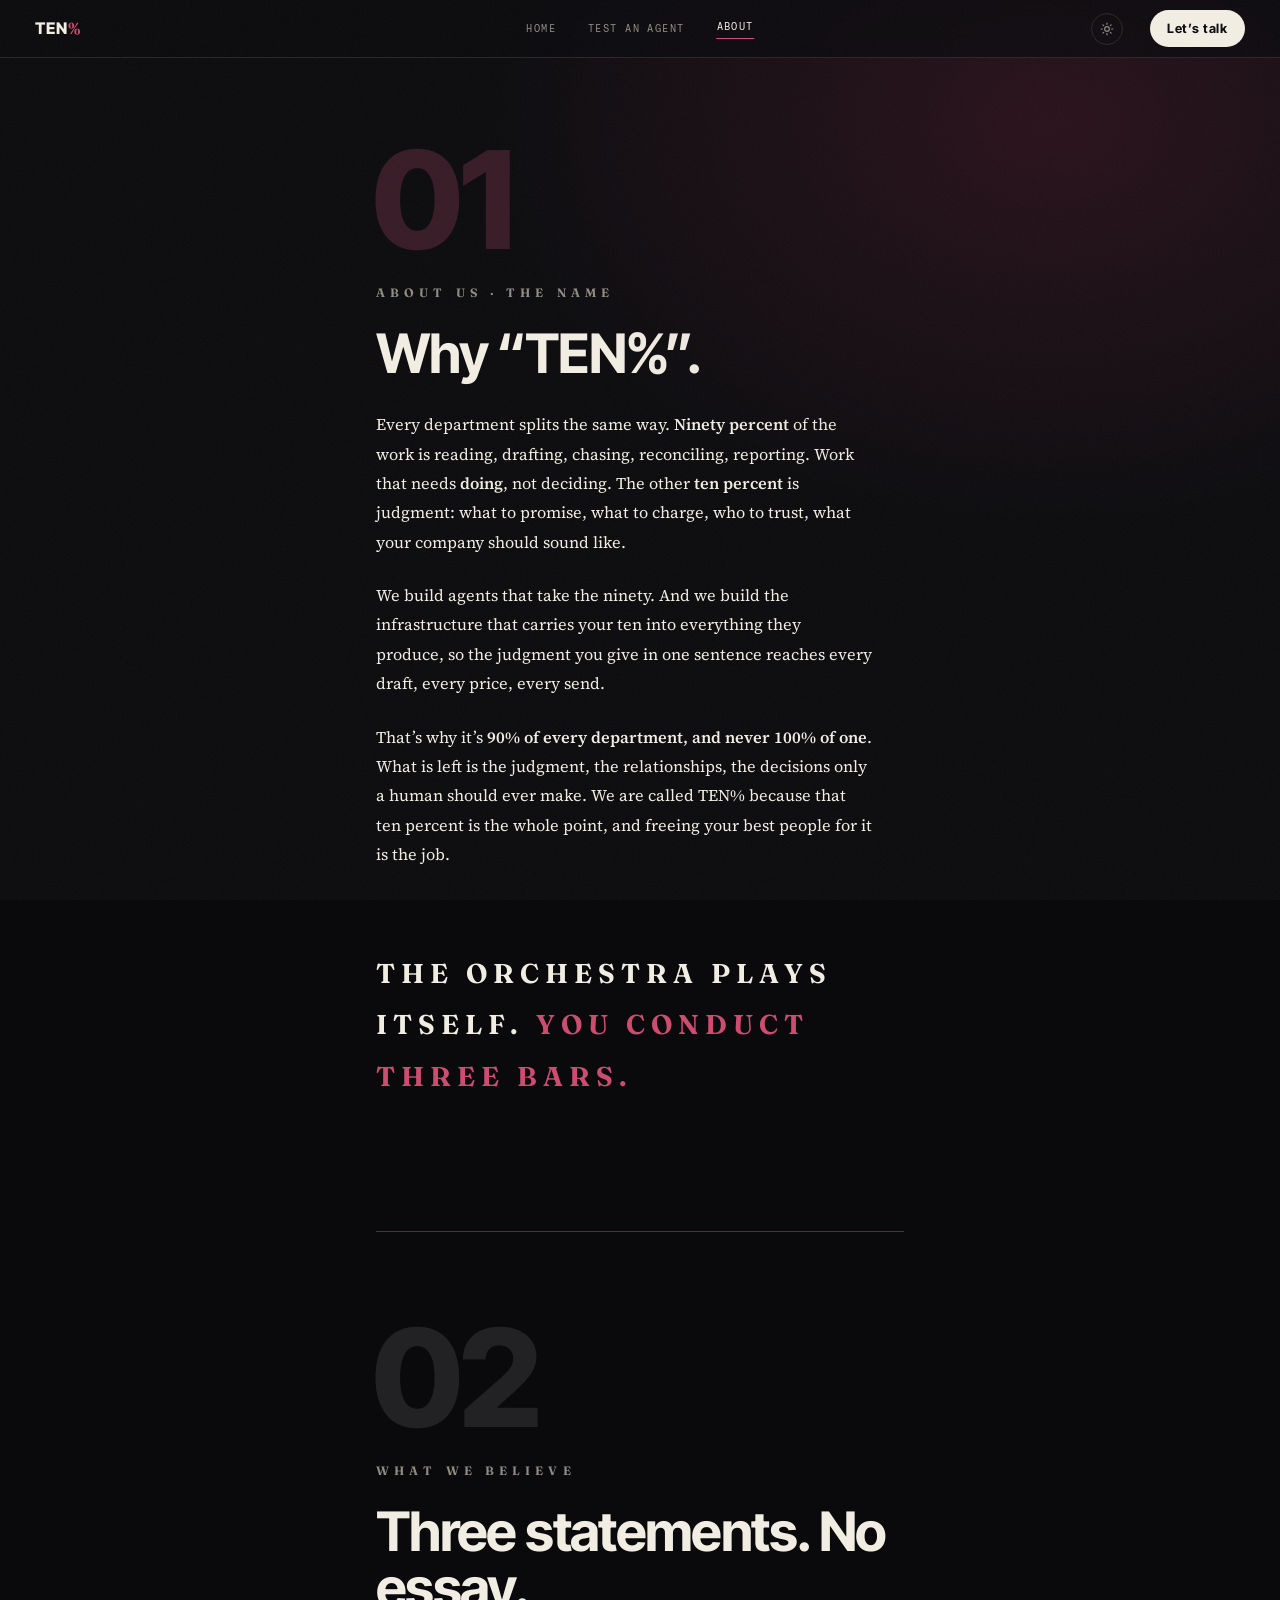
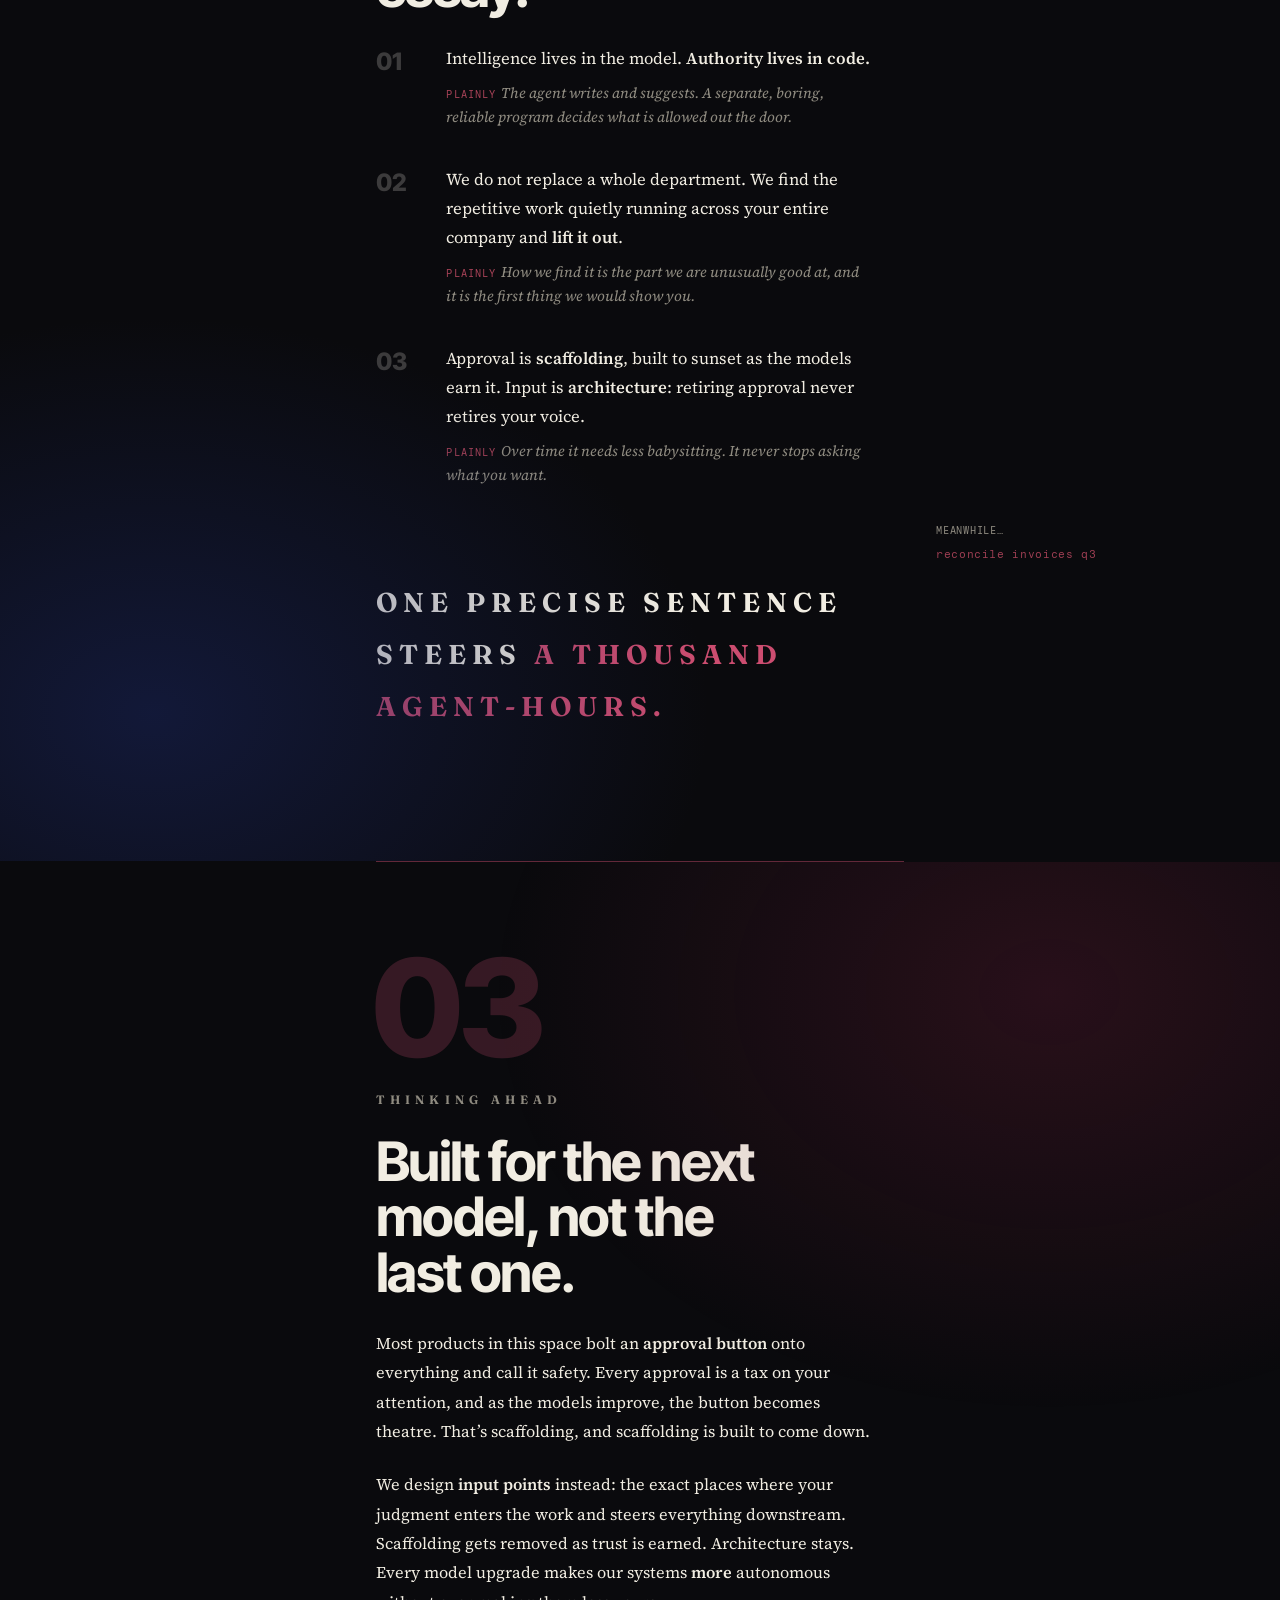
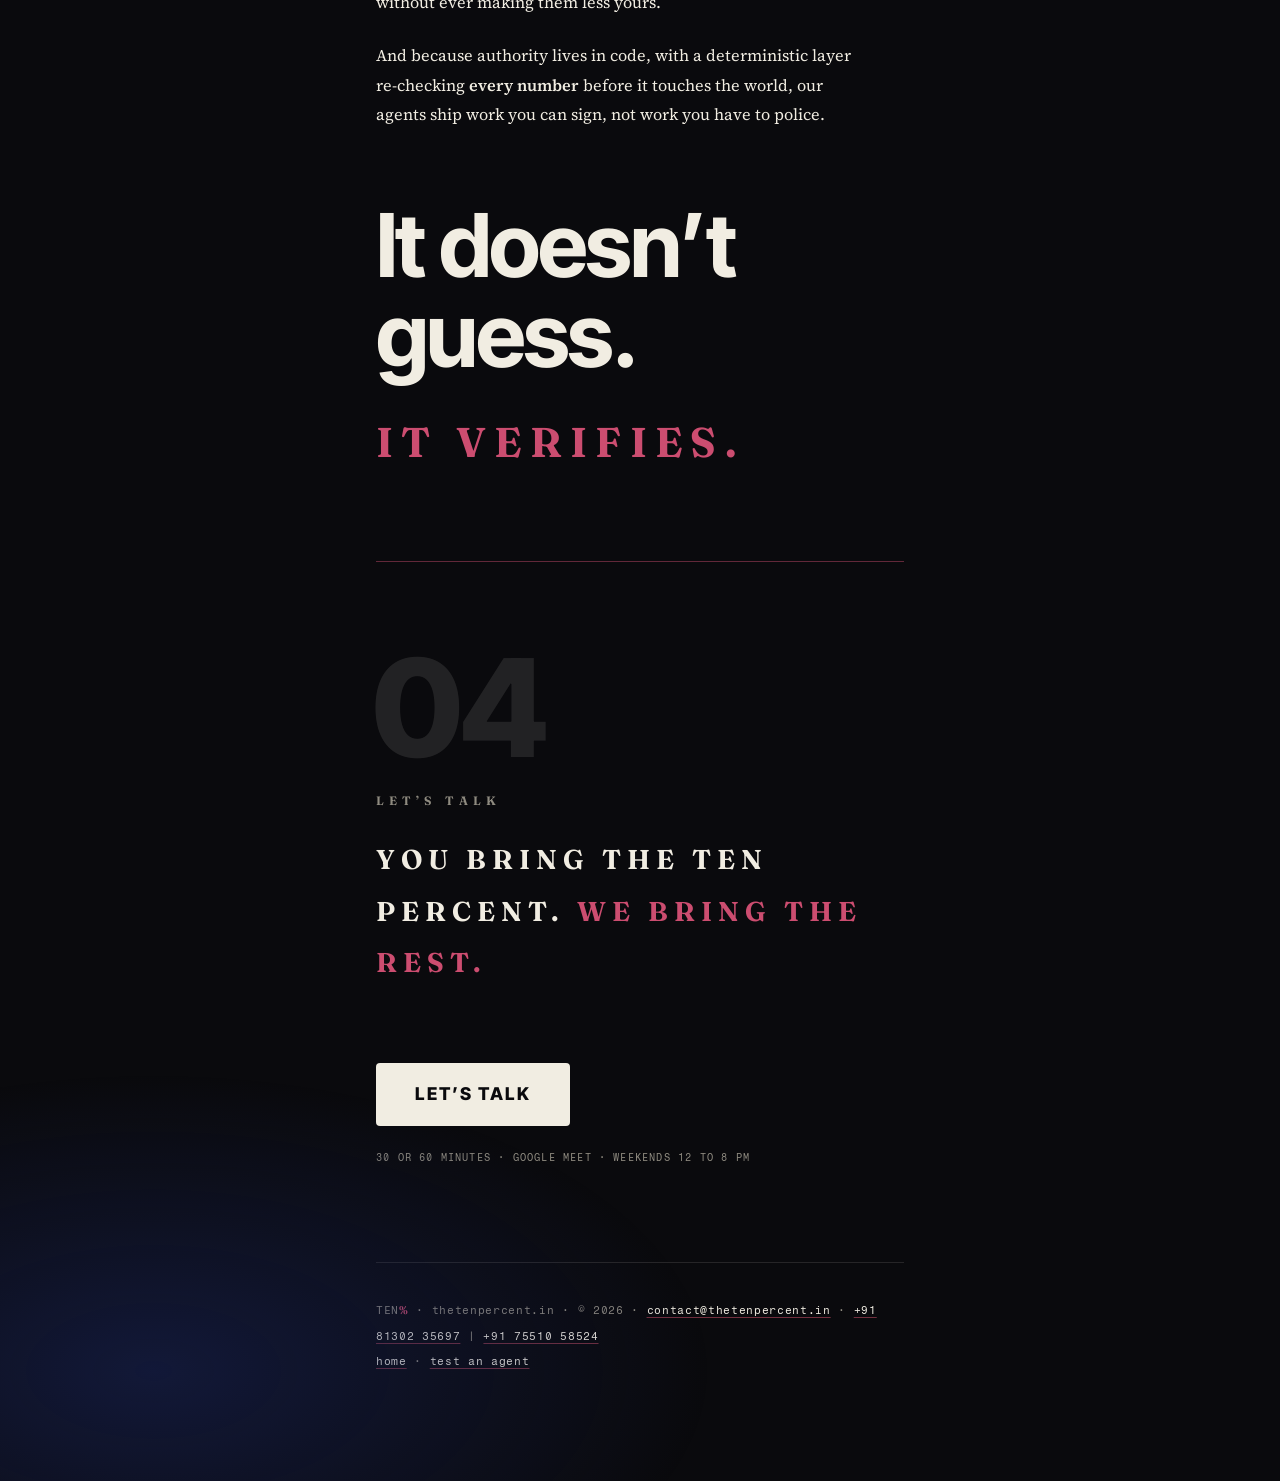
<file: about.html>
<!doctype html>
<html lang="en">
<head>
<meta charset="utf-8">
<meta name="viewport" content="width=device-width, initial-scale=1">
<title>About · TEN%</title>
<meta name="description" content="Why we are called TEN%: once the repetitive nine tenths of the work runs on its own, what is left is the ten percent that truly matters. Freeing your best people for it is our job.">
<meta name="theme-color" content="#0a0a0d">
<link rel="icon" type="image/png" sizes="32x32" href="favicon-32.png">
<link rel="icon" type="image/png" sizes="16x16" href="favicon-16.png">
<link rel="apple-touch-icon" sizes="180x180" href="apple-touch-icon.png">
<link rel="preconnect" href="https://fonts.googleapis.com">
<link rel="preconnect" href="https://fonts.gstatic.com" crossorigin>
<link href="https://fonts.googleapis.com/css2?family=Inter+Tight:ital,wght@0,100..900;1,100..900&family=Source+Serif+4:ital,opsz,wght@0,8..60,200..900;1,8..60,200..900&family=Fragment+Mono:ital@0;1&display=swap" rel="stylesheet">
<link rel="stylesheet" href="site.css">
<script src="site.js"></script>
</head>
<body>
<div class="grain" aria-hidden="true"></div>

<nav class="nav" aria-label="site">
  <a class="nav-brand" href="index.html">TEN<em class="pctm">%</em></a>
  <div class="nav-mid">
    <a class="nav-link" href="index.html">Home</a>
    <a class="nav-link" href="services.html">Test an agent</a>
    <a class="nav-link on" href="about.html">About</a>
  </div>
  <div class="nav-links">
    <button class="theme-btn" id="themeBtn" type="button" aria-label="switch theme">◐</button>
    <a class="nav-talk js-talk" href="#">Let’s talk</a>
  </div>
</nav>
<div class="toast mono" id="toast" role="status"></div>

<main>

<!-- ============ 01 · THE NAME ============ -->
<section class="act wash-wine" id="thename" aria-labelledby="h-name" style="padding-top:clamp(7rem,16vh,10rem)">
  <span class="gnum" aria-hidden="true">01</span>
  <p class="kick rv">About us · the name</p>
  <h2 id="h-name" class="rv" style="--d:.08s">Why “TEN%”.</h2>

  <div class="prose rv" style="--d:.16s">
    <p>Every department splits the same way. <b>Ninety percent</b> of the work is reading, drafting, chasing, reconciling, reporting. Work that needs <b>doing</b>, not deciding. The other <b>ten percent</b> is judgment: what to promise, what to charge, who to trust, what your company should sound like.</p>
    <p>We build agents that take the ninety. And we build the infrastructure that carries your ten into everything they produce, so the judgment you give in one sentence reaches every draft, every price, every send.</p>
    <p>That’s why it’s <b>90% of every department, and never 100% of one</b>. What is left is the judgment, the relationships, the decisions only a human should ever make. We are called TEN% because that ten percent is the whole point, and freeing your best people for it is the job.</p>
  </div>

  <p class="pull rv" style="--d:.24s">The orchestra plays itself. <em>You conduct three bars.</em></p>
</section>

<hr class="rule">

<!-- ============ 02 · WHAT WE BELIEVE ============ -->
<section class="act wash-navy" id="argument" aria-labelledby="h-arg">
  <span class="gnum" aria-hidden="true">02</span>
  <p class="kick rv">What we believe</p>
  <h2 id="h-arg" class="rv">Three statements. No essay.</h2>

  <div class="thesis-item rv" style="--d:.08s">
    <span class="tn">01</span>
    <div>
      <p>Intelligence lives in the model. <b>Authority lives in code.</b></p>
      <p class="tp"><b>plainly</b>The agent writes and suggests. A separate, boring, reliable program decides what is allowed out the door.</p>
    </div>
  </div>
  <div class="thesis-item rv" style="--d:.14s">
    <span class="tn">02</span>
    <div>
      <p>We do not replace a whole department. We find the repetitive work quietly running across your entire company and <b>lift it out</b>.</p>
      <p class="tp"><b>plainly</b>How we find it is the part we are unusually good at, and it is the first thing we would show you.</p>
    </div>
  </div>
  <div class="thesis-item rv" style="--d:.2s">
    <span class="tn">03</span>
    <div>
      <p>Approval is <b>scaffolding</b>, built to sunset as the models earn it. Input is <b>architecture</b>: retiring approval never retires your voice.</p>
      <p class="tp"><b>plainly</b>Over time it needs less babysitting. It never stops asking what you want.</p>
    </div>
  </div>

  <p class="pull rv" style="--d:.26s">One precise sentence steers <em>a thousand agent-hours.</em></p>

  <aside class="m-line-wrap" aria-label="the agent keeps working while you read">
    <div class="m-line-inner">
      <span class="mono">meanwhile…</span>
      <p class="m-line" id="mLine">reconcile invoices q3</p>
    </div>
  </aside>
</section>

<hr class="rule">

<!-- ============ 03 · AHEAD OF THE FIELD ============ -->
<section class="act wash-wine" id="ahead" aria-labelledby="h-ahead">
  <span class="gnum" aria-hidden="true">03</span>
  <p class="kick rv">Thinking ahead</p>
  <h2 id="h-ahead" class="rv" style="--d:.08s">Built for the next model, not the last&nbsp;one.</h2>

  <div class="prose rv" style="--d:.16s">
    <p>Most products in this space bolt an <b>approval button</b> onto everything and call it safety. Every approval is a tax on your attention, and as the models improve, the button becomes theatre. That’s scaffolding, and scaffolding is built to come down.</p>
    <p>We design <b>input points</b> instead: the exact places where your judgment enters the work and steers everything downstream. Scaffolding gets removed as trust is earned. Architecture stays. Every model upgrade makes our systems <b>more</b> autonomous without ever making them less yours.</p>
    <p>And because authority lives in code, with a deterministic layer re-checking <b>every number</b> before it touches the world, our agents ship work you can sign, not work you have to police.</p>
  </div>

  <div class="closing rv" style="--d:.24s;margin-top:3rem">
    <h2>It doesn’t guess.</h2>
    <p class="verifies">It verifies.</p>
  </div>
</section>

<hr class="rule">

<!-- ============ 04 · LET'S TALK ============ -->
<section class="act reach wash-navy" id="reach" aria-labelledby="h-reach">
  <span class="gnum" aria-hidden="true">04</span>
  <p class="kick rv">Let’s talk</p>
  <p class="pull rv" style="--d:.08s" id="h-reach">You bring the ten percent. <em>We bring the rest.</em></p>

  <div class="reach-cta rv" style="--d:.16s">
    <a class="btn-talk js-talk" href="#">Let’s talk</a>
    <span class="hero-meta">30 or 60 minutes · google meet · weekends 12 to 8 pm</span>
  </div>

  <footer>
    <p class="mono">TEN<em class="pctm">%</em> · thetenpercent.in · © 2026 · <a href="mailto:contact@thetenpercent.in">contact@thetenpercent.in</a> · <a href="tel:+918130235697">+91 81302 35697</a> | <a href="tel:+917551058524">+91 75510 58524</a><br>
    <a href="index.html">home</a> · <a href="services.html">test an agent</a></p>
  </footer>
</section>

</main>

<script>
/* the margin line: one quiet task at a time, never a feed */
(() => {
'use strict';
const RM=matchMedia('(prefers-reduced-motion: reduce)').matches;
const TASKS=[
 'draft pricing v3','re-tone email #212','reconcile invoices q3','diff contract redlines',
 'rebuild funnel dashboard','verify vat on 38 line items','translate onboarding · de',
 'score 112 inbound leads','merge crm duplicates','draft changelog v0.9.1',
 're-add campaign budget','index 4,210 support docs','tag churn-risk accounts',
 'balance ad spend · week 27','sanity-check revenue model','sequence 60 follow-ups',
 'summarise 31 sales calls','normalise vendor names','check sla percentiles',
 're-run margin analysis','verify wire details ×2','draft launch runbook'
];
const mLine=document.getElementById('mLine');
if(!mLine) return;
let mVis=false, mHold=0;
new IntersectionObserver(es=>{ mVis=es[0].isIntersecting; },{threshold:.1}).observe(mLine);
if(!RM){
  setInterval(()=>{
    if(document.hidden||!mVis||performance.now()<mHold) return;
    mLine.classList.add('fade');
    setTimeout(()=>{
      mLine.classList.remove('yours');
      mLine.textContent=TASKS[Math.floor(Math.random()*TASKS.length)];
      mLine.classList.remove('fade');
    },620);
  },7000);
}

/* selection is signal: underline the thesis and the agent notes it */
let selNoted=false,selTimer=0;
document.addEventListener('selectionchange',()=>{
  if(selNoted) return;
  clearTimeout(selTimer);
  selTimer=setTimeout(()=>{
    if(selNoted) return;
    const sel=document.getSelection();
    if(!sel||sel.isCollapsed) return;
    const txt=sel.toString().trim();
    if(txt.length<24) return;
    const arg=document.getElementById('argument');
    if(!arg||!sel.anchorNode||!arg.contains(sel.anchorNode)) return;
    selNoted=true;
    const words=txt.split(/\s+/).slice(0,3).join(' ').toLowerCase();
    mLine.classList.add('fade');
    setTimeout(()=>{
      mLine.textContent=`noted · your underline, “${words}…”`;
      mLine.classList.add('yours');
      mLine.classList.remove('fade');
    },400);
    mHold=performance.now()+12000;
    flashToast('underline logged · signal, not approval');
  },650);
});
})();
</script>
</body>
</html>
</file>
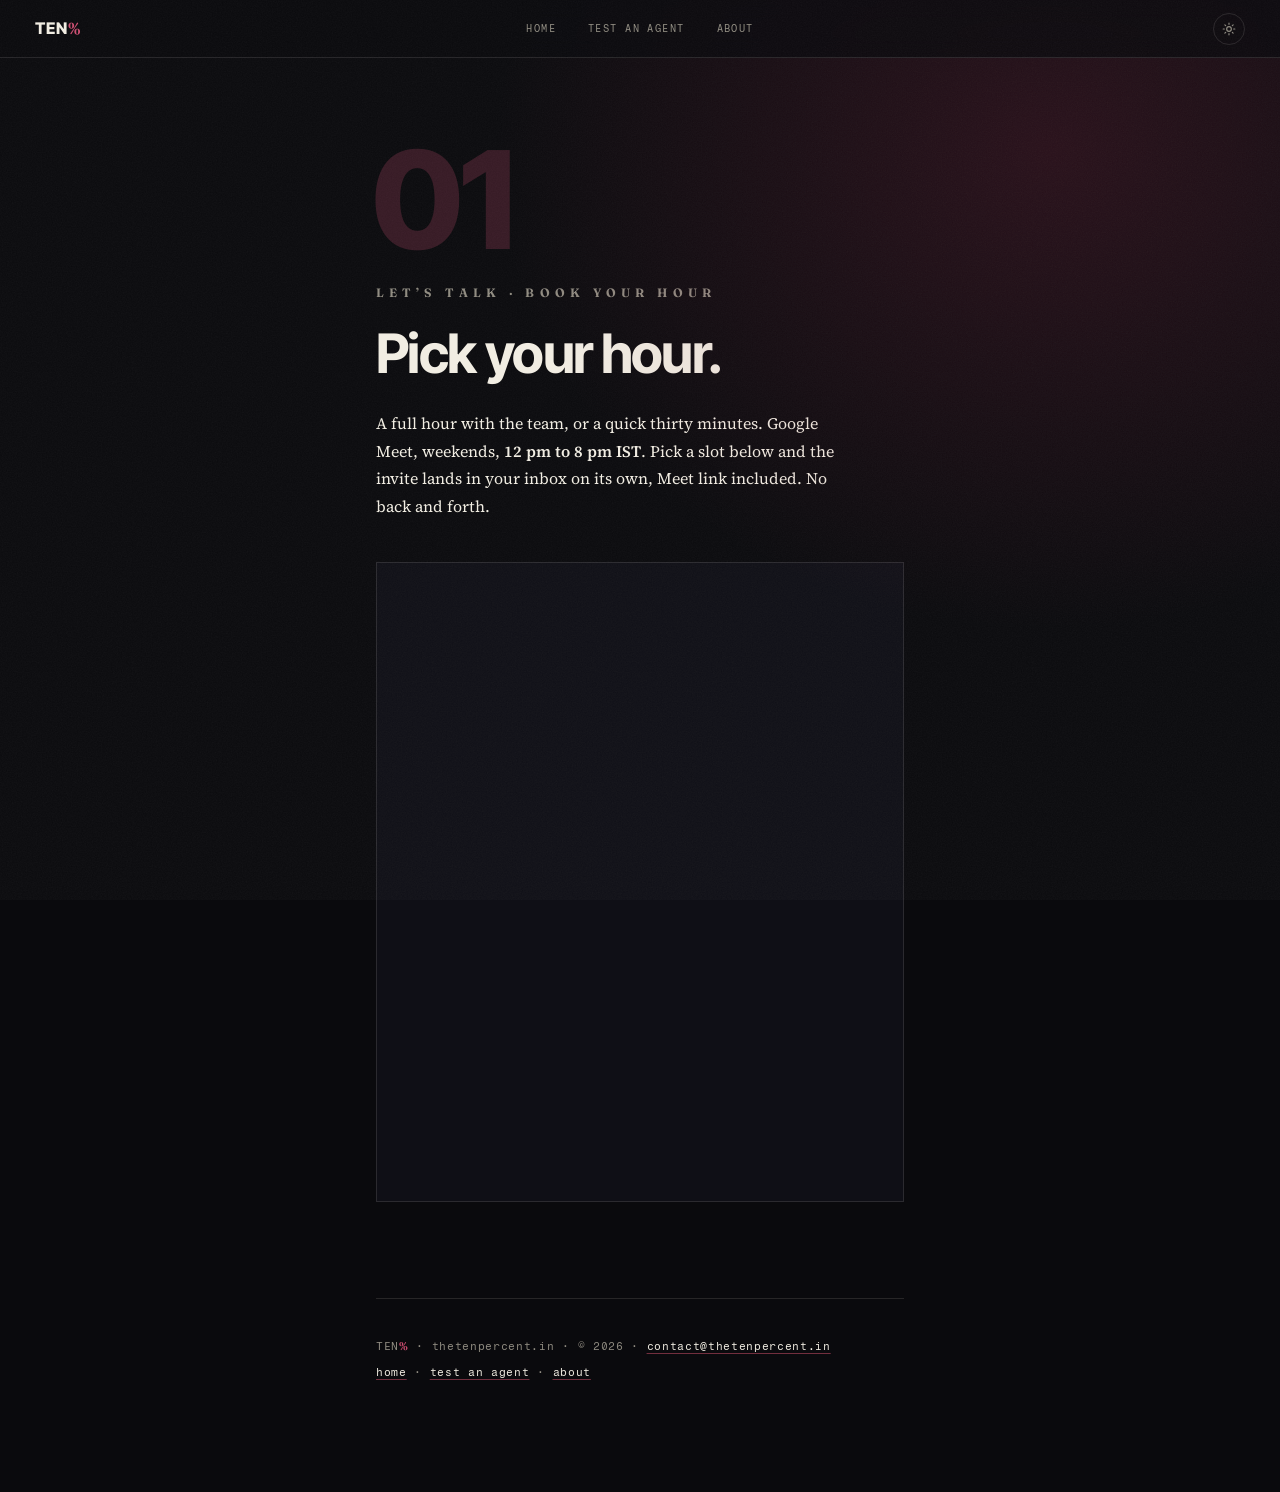
<file: book.html>
<!doctype html>
<html lang="en">
<head>
<meta charset="utf-8">
<meta name="viewport" content="width=device-width, initial-scale=1">
<title>Book your hour · TEN%</title>
<meta name="description" content="Book a conversation with the TEN% team, 30 or 60 minutes. Weekends, 12 pm to 8 pm IST. The Google Meet invite arrives automatically.">
<meta name="theme-color" content="#0a0a0d">
<link rel="icon" type="image/png" sizes="32x32" href="favicon-32.png">
<link rel="icon" type="image/png" sizes="16x16" href="favicon-16.png">
<link rel="apple-touch-icon" sizes="180x180" href="apple-touch-icon.png">
<link rel="preconnect" href="https://fonts.googleapis.com">
<link rel="preconnect" href="https://fonts.gstatic.com" crossorigin>
<link href="https://fonts.googleapis.com/css2?family=Inter+Tight:ital,wght@0,100..900;1,100..900&family=Source+Serif+4:ital,opsz,wght@0,8..60,200..900;1,8..60,200..900&family=Fragment+Mono:ital@0;1&display=swap" rel="stylesheet">
<link rel="stylesheet" href="site.css">
<script src="site.js"></script>
<style>
/* book-only: the scheduler well */
.cal-well{margin-top:2.6rem;min-height:640px;border:1px solid var(--hair);background:var(--panel)}
@media (max-width:700px){.cal-well{min-height:900px}}
.cal-fallback{padding:2rem;font-family:var(--mono);font-size:.72rem;letter-spacing:.06em;color:var(--dim)}
.cal-fallback a{color:var(--ink)}
</style>
</head>
<body>
<div class="grain" aria-hidden="true"></div>

<nav class="nav" aria-label="site">
  <a class="nav-brand" href="index.html">TEN<em class="pctm">%</em></a>
  <div class="nav-mid">
    <a class="nav-link" href="index.html">Home</a>
    <a class="nav-link" href="services.html">Test an agent</a>
    <a class="nav-link" href="about.html">About</a>
  </div>
  <div class="nav-links">
    <button class="theme-btn" id="themeBtn" type="button" aria-label="switch theme">◐</button>
  </div>
</nav>
<div class="toast mono" id="toast" role="status"></div>

<main>

<section class="act wash-wine" id="book" aria-labelledby="h-book" style="padding-top:clamp(7rem,16vh,10rem)">
  <span class="gnum" aria-hidden="true">01</span>
  <p class="kick rv">Let’s talk · book your hour</p>
  <h2 id="h-book" class="rv" style="--d:.08s">Pick your hour.</h2>
  <p class="setup rv" style="--d:.14s">A full hour with the team, or a quick thirty minutes. Google Meet, weekends, <b>12 pm to 8 pm IST</b>. Pick a slot below and the invite lands in your inbox on its own, Meet link included. No back and forth.</p>

  <div class="cal-well rv" style="--d:.2s" id="calWell">
    <noscript><p class="cal-fallback">This scheduler needs JavaScript. Book directly at <a href="https://cal.com/thetenpercent">cal.com/thetenpercent</a> or write to <a href="mailto:contact@thetenpercent.in">contact@thetenpercent.in</a>.</p></noscript>
  </div>

  <footer>
    <p class="mono">TEN<em class="pctm">%</em> · thetenpercent.in · © 2026 · <a href="mailto:contact@thetenpercent.in">contact@thetenpercent.in</a><br>
    <a href="index.html">home</a> · <a href="services.html">test an agent</a> · <a href="about.html">about</a></p>
  </footer>
</section>

</main>

<script>
/* the scheduler: Cal.com inline embed, 30 or 60 minutes, weekends 12 to 8 pm IST */
(() => {
'use strict';
const CAL_LINK = 'thetenpercent';

(function (C, A, L) { let p = function (a, ar) { a.q.push(ar); }; let d = C.document; C.Cal = C.Cal || function () { let cal = C.Cal; let ar = arguments; if (!cal.loaded) { cal.ns = {}; cal.q = cal.q || []; d.head.appendChild(d.createElement("script")).src = A; cal.loaded = true; } if (ar[0] === L) { const api = function () { p(api, arguments); }; const namespace = ar[1]; api.q = api.q || []; if (typeof namespace === "string") { cal.ns[namespace] = cal.ns[namespace] || api; p(cal.ns[namespace], ar); p(cal, ["initNamespace", namespace]); } else p(cal, ar); return; } p(cal, ar); }; })(window, "https://app.cal.com/embed/embed.js", "init");

const dark = !document.documentElement.hasAttribute('data-theme');
Cal("init", "book", {origin: "https://app.cal.com"});
Cal.ns["book"]("inline", {
  elementOrSelector: "#calWell",
  config: {layout: "month_view", theme: dark ? "dark" : "light"},
  calLink: CAL_LINK
});
Cal.ns["book"]("ui", {
  theme: dark ? "dark" : "light",
  cssVarsPerTheme: {
    dark:  {"cal-brand": "#b8485f"},
    light: {"cal-brand": "#8e2445"}
  },
  hideEventTypeDetails: false
});
})();
</script>
</body>
</html>
</file>
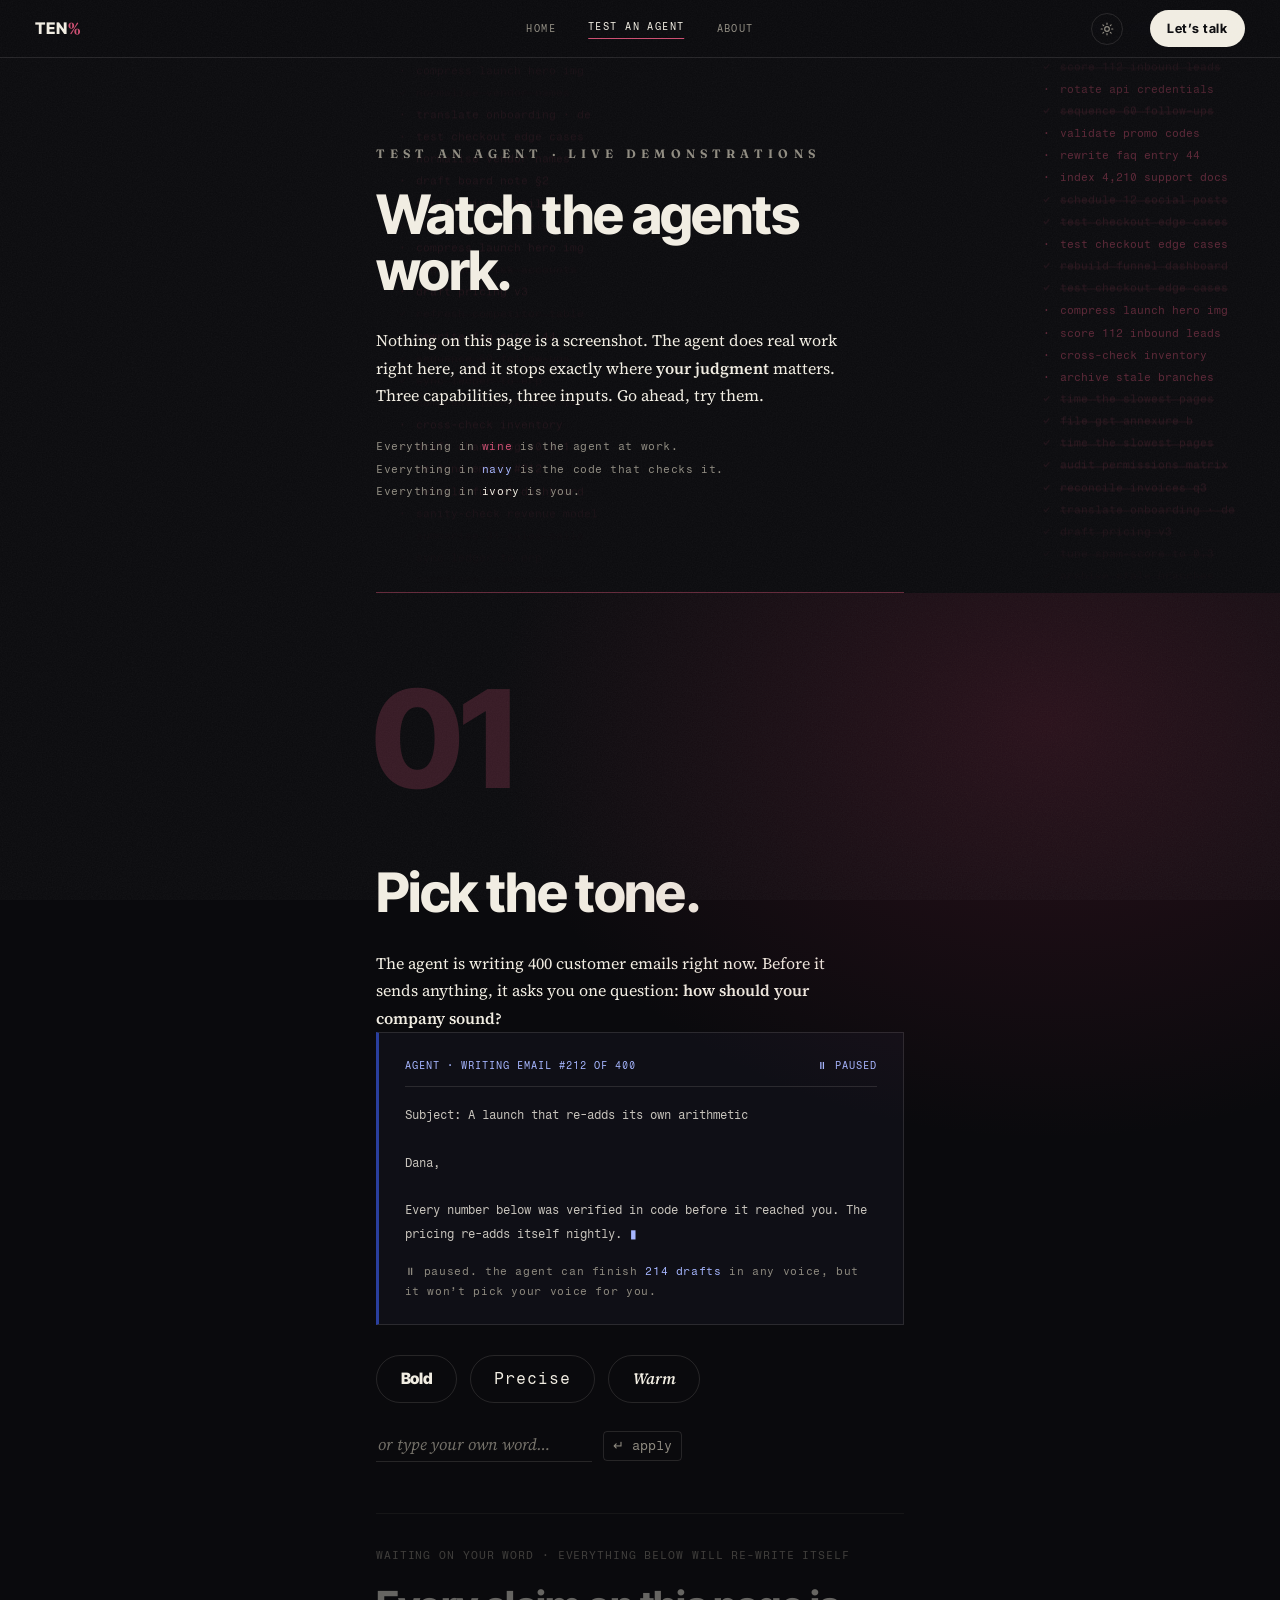
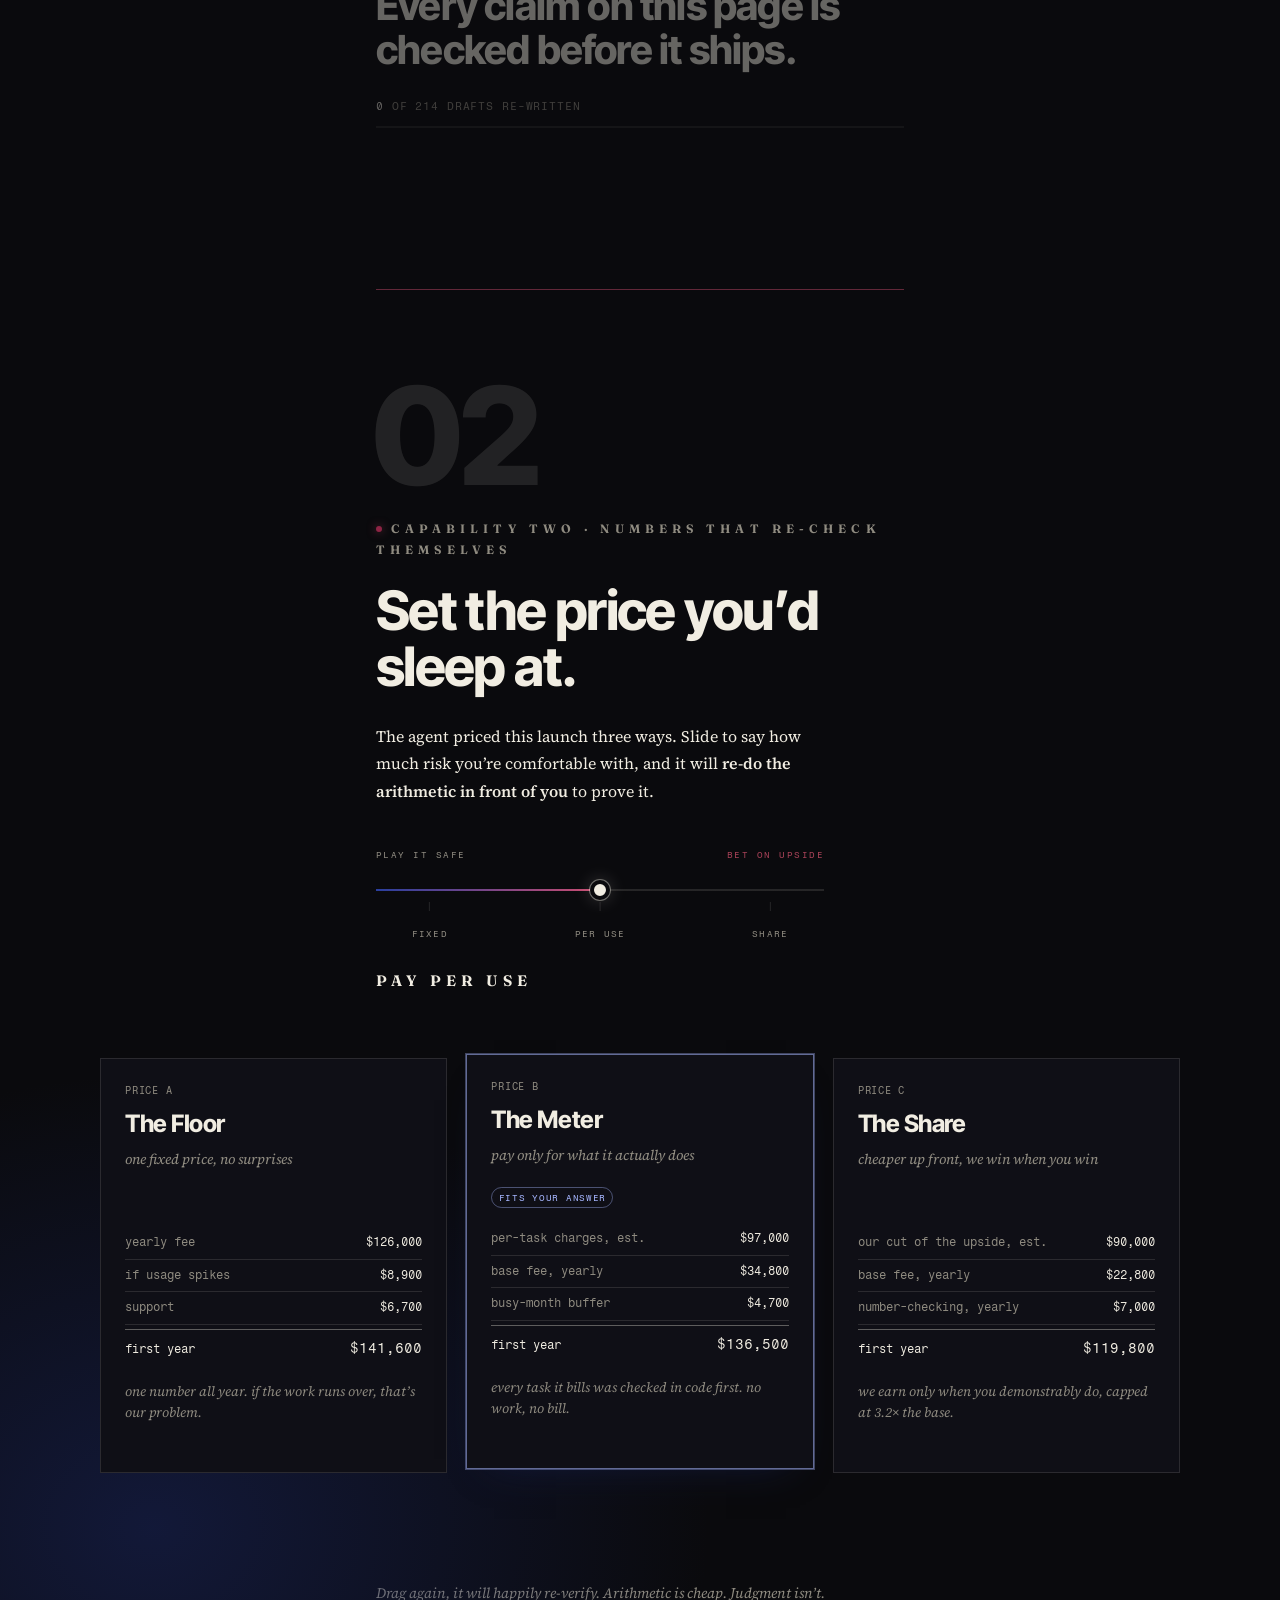
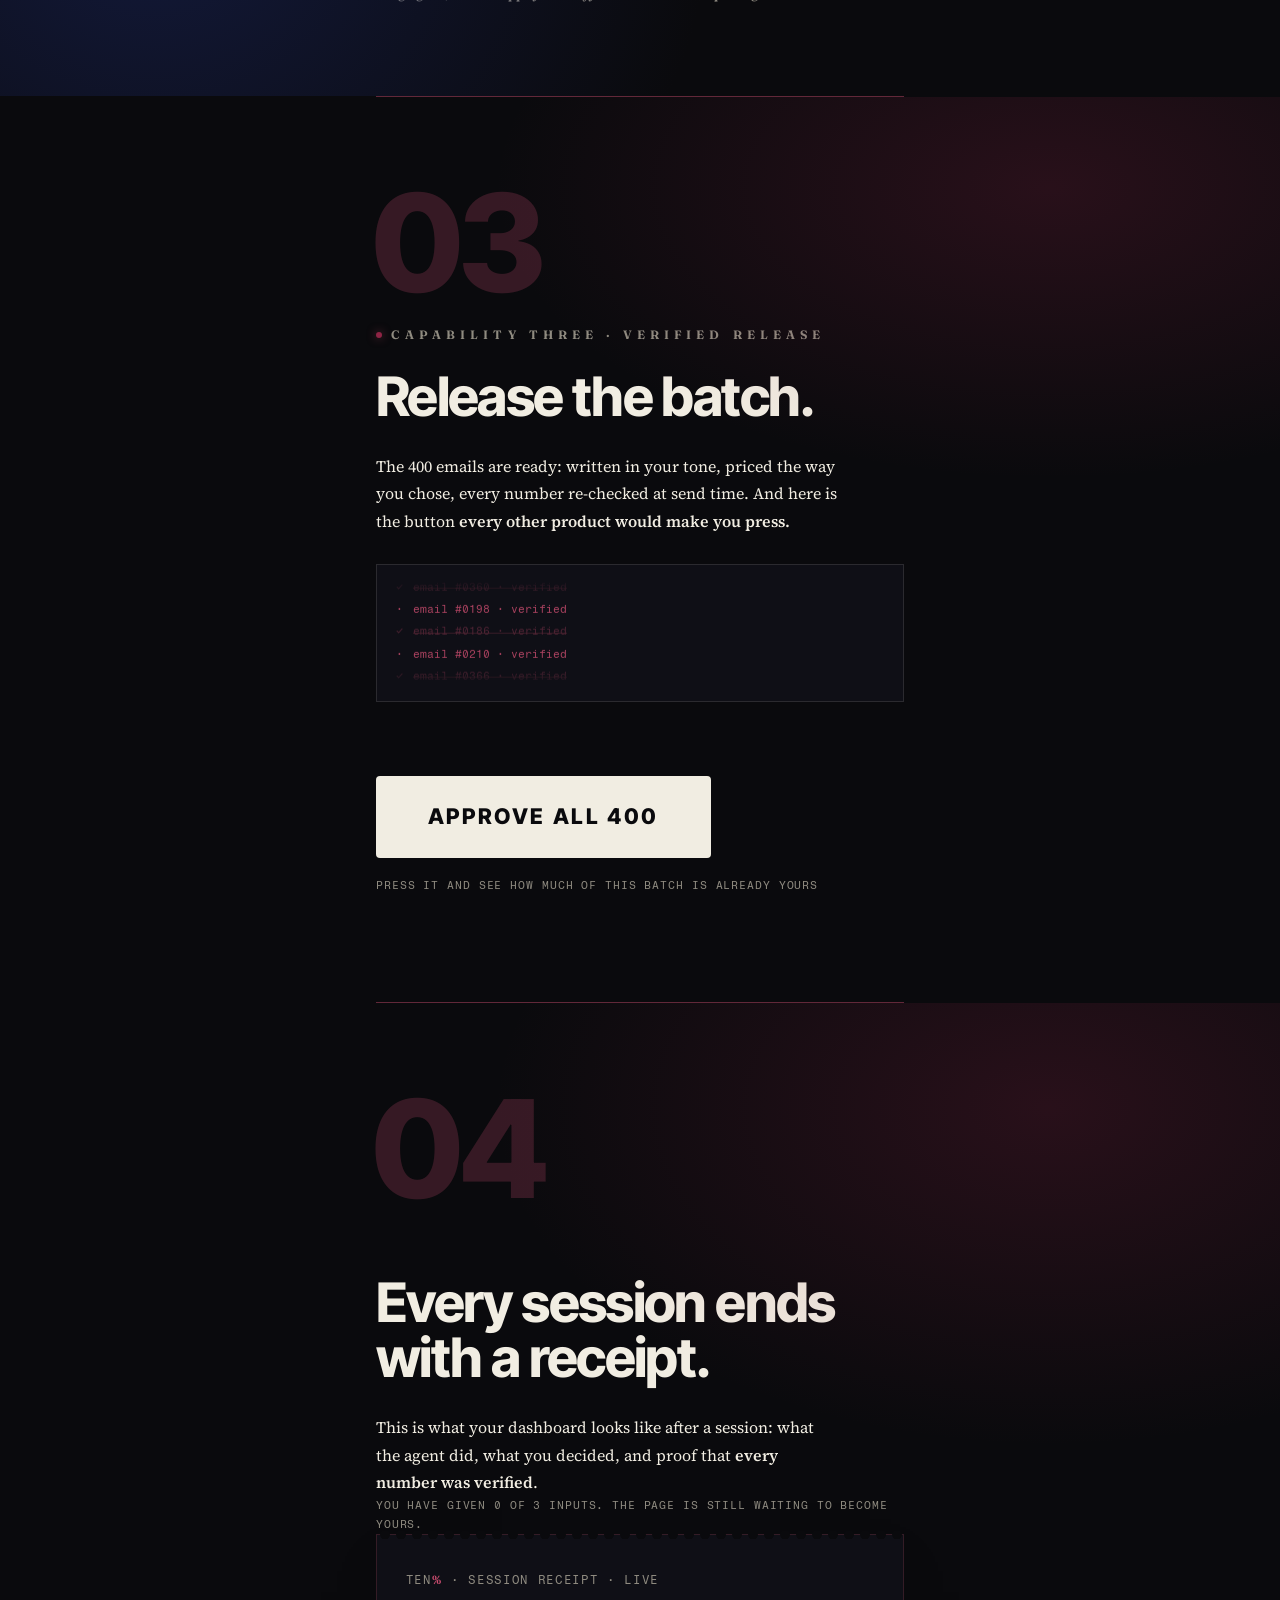
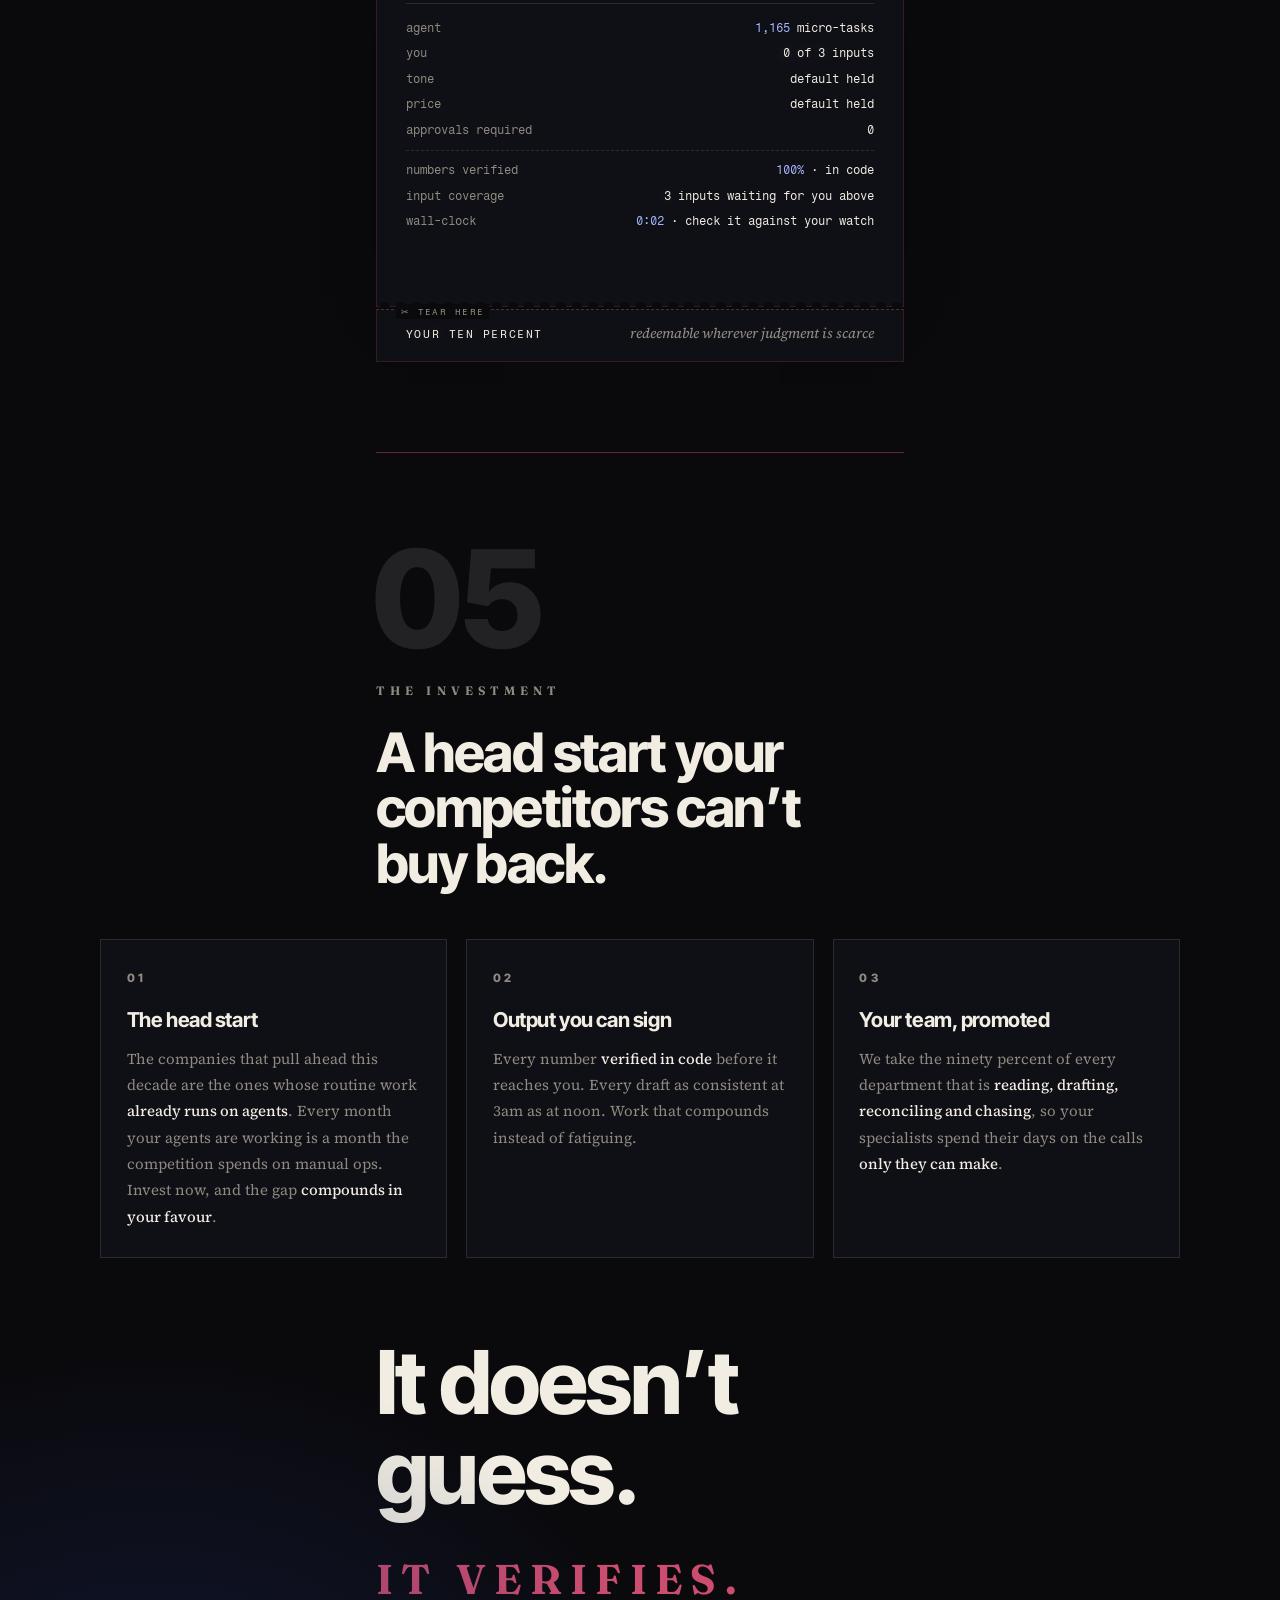
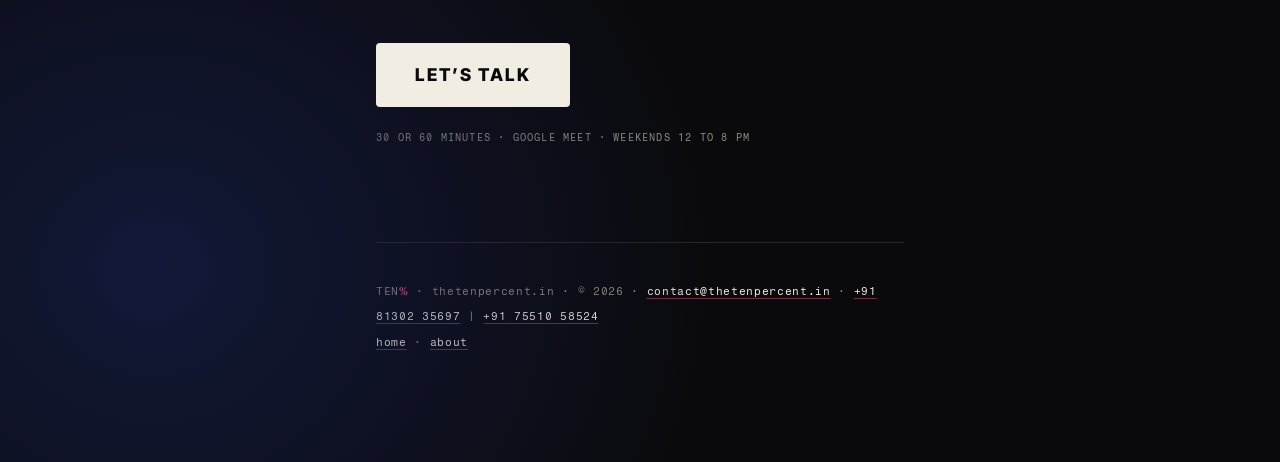
<file: services.html>
<!doctype html>
<html lang="en">
<head>
<meta charset="utf-8">
<meta name="viewport" content="width=device-width, initial-scale=1">
<title>Test an agent · TEN%</title>
<meta name="description" content="Try our agents live: pick a tone and watch it travel through 400 emails, set a price and watch the numbers re-check themselves, then release the batch.">
<meta name="theme-color" content="#0a0a0d">
<link rel="icon" type="image/png" sizes="32x32" href="favicon-32.png">
<link rel="icon" type="image/png" sizes="16x16" href="favicon-16.png">
<link rel="apple-touch-icon" sizes="180x180" href="apple-touch-icon.png">
<link rel="preconnect" href="https://fonts.googleapis.com">
<link rel="preconnect" href="https://fonts.gstatic.com" crossorigin>
<link href="https://fonts.googleapis.com/css2?family=Inter+Tight:ital,wght@0,100..900;1,100..900&family=Source+Serif+4:ital,opsz,wght@0,8..60,200..900;1,8..60,200..900&family=Fragment+Mono:ital@0;1&display=swap" rel="stylesheet">
<link rel="stylesheet" href="site.css">
<script src="site.js"></script>
<style>
/* services-only: the demo hall entrance carries the working streams */
.demo-hero{position:relative;overflow:hidden;padding-top:clamp(7rem,16vh,10rem)}
.demo-hero .hero-streams{position:absolute;inset:0;z-index:0;pointer-events:none}
.demo-hero .hero-streams .stream{position:absolute;top:0;bottom:0;width:210px;opacity:.5}
.demo-hero .hs-1{right:3%}.demo-hero .hs-2{left:2.5%;opacity:.12!important}
@media (max-width:900px){.demo-hero .hs-2{display:none}.demo-hero .hs-1{opacity:.13!important;right:-2%}}
.demo-hero>*{position:relative;z-index:1}
.legend{margin-top:1.6rem;max-width:52ch;color:var(--dim);font-family:var(--mono);font-size:.7rem;
  letter-spacing:.05em;line-height:2}
.legend b{color:var(--agent);font-weight:400}
.legend b.w{color:var(--halo)}
.legend i{color:var(--ink);font-style:normal}
</style>
</head>
<body>
<div class="grain" aria-hidden="true"></div>

<nav class="nav" aria-label="site">
  <a class="nav-brand" href="index.html">TEN<em class="pctm">%</em></a>
  <div class="nav-mid">
    <a class="nav-link" href="index.html">Home</a>
    <a class="nav-link on" href="services.html">Test an agent</a>
    <a class="nav-link" href="about.html">About</a>
  </div>
  <div class="nav-links">
    <button class="theme-btn" id="themeBtn" type="button" aria-label="switch theme">◐</button>
    <a class="nav-talk js-talk" href="#">Let’s talk</a>
  </div>
</nav>
<div class="toast mono" id="toast" role="status"></div>

<main>

<!-- ============ SERVICES · ENTRANCE ============ -->
<section class="act demo-hero" aria-labelledby="h-services">
  <div class="hero-streams" aria-hidden="true">
    <div class="stream hs-1" data-stream data-speed="9"></div>
    <div class="stream hs-2" data-stream data-speed="6"></div>
  </div>
  <p class="kick rv">Test an agent · live demonstrations</p>
  <h2 id="h-services" class="rv" data-morph style="--d:.08s">Watch the agents work.</h2>
  <p class="setup rv" style="--d:.14s">Nothing on this page is a screenshot. The agent does real work right here, and it stops exactly where <b>your judgment</b> matters. Three capabilities, three inputs. Go ahead, try them.</p>
  <p class="legend rv" style="--d:.2s">Everything in <b class="w">wine</b> is the agent at work. Everything in <b>navy</b> is the code that checks it. Everything in <i>ivory</i> is you.</p>
</section>

<hr class="rule">

<!-- ============ 01 · TONE · your voice, propagated ============ -->
<section class="act wash-wine" id="input1" aria-labelledby="h-input1">
  <span class="gnum" aria-hidden="true">01<i class="yrs">yours</i></span>
  <p class="kick rv"><span class="pulse"></span>Capability one ·&nbsp;your&nbsp;tone, everywhere</p>
  <h2 id="h-input1" class="rv" data-morph style="--d:.08s">Pick the tone.</h2>
  <p class="setup rv" style="--d:.12s">The agent is writing 400 customer emails right now. Before it sends anything, it asks you one question: <b>how should your company sound?</b></p>

  <div class="draft rv" style="--d:.16s">
    <div class="draft-head"><span>agent · writing email #212 of 400</span><span id="draftState">⏺ writing</span></div>
    <div class="draft-body"><span id="draftFixed">Subject: A launch that re-adds its own arithmetic

Dana,

Every number below was verified in code before it reached you. The pricing re-adds itself nightly. </span><span id="draftTail" class="cursor"></span></div>
    <div class="draft-status" id="draftStatus">⏸ paused. the agent can finish <b>214 drafts</b> in any voice, but it won’t pick your voice for you.</div>
  </div>

  <div class="chips rv" style="--d:.22s" role="group" aria-label="pick a tone">
    <button class="chip" data-reg="BOLD">Bold</button>
    <button class="chip" data-reg="PRECISE">Precise</button>
    <button class="chip" data-reg="WARM">Warm</button>
  </div>
  <form class="reg-form rv" id="regForm" style="--d:.28s">
    <label class="visually-hidden" for="regInput">or type your own tone word</label>
    <input id="regInput" maxlength="16" autocomplete="off" spellcheck="false" placeholder="or type your own word…">
    <button class="reg-go" type="submit" aria-label="apply your tone word">↵ apply</button>
  </form>

  <div class="board" id="board1">
    <p class="board-label mono" id="boardLabel">waiting on your word · everything below will re-write itself</p>
    <p class="adline" data-morph id="adline">Every claim on this page is checked before it ships.</p>
    <p class="prop" id="prop"><b id="propN">0</b> <span id="propLabel">of 214 drafts re-written</span></p>
    <div class="prop-bar" aria-hidden="true"><i id="propBar"></i></div>
    <p class="tone-cap" id="toneCap">One word from you just re-wrote 214 drafts. That’s the job: you steer, it does.</p>
  </div>

  <aside class="anno" id="anno1" data-anchor="board1">
    <span>your word · carried into 214 drafts</span>
    <svg viewBox="0 0 200 14" preserveAspectRatio="none" aria-hidden="true"><path d="M3 9 C 40 3, 90 13, 130 7 S 180 5, 197 8"/></svg>
  </aside>
</section>

<hr class="rule">

<!-- ============ 02 · PRICE · arithmetic, verified in front of you ============ -->
<section class="act wash-navy" id="input2" aria-labelledby="h-input2">
  <span class="gnum" aria-hidden="true">02<i class="yrs">yours</i></span>
  <p class="kick rv"><span class="pulse"></span>Capability two ·&nbsp;numbers&nbsp;that re-check themselves</p>
  <h2 id="h-input2" class="rv" data-morph style="--d:.08s">Set the price you’d sleep&nbsp;at.</h2>
  <p class="setup rv" style="--d:.14s">The agent priced this launch three ways. Slide to say how much risk you’re comfortable with, and it will <b>re-do the arithmetic in front of you</b> to prove it.</p>

  <div class="slider-block rv" style="--d:.2s">
    <div class="slider-ends" aria-hidden="true"><span>Play it safe</span><span>Bet on upside</span></div>
    <div class="slider-rail">
      <label class="visually-hidden" for="risk">how much risk are you comfortable with, from play it safe to bet on upside; three positions: fixed price, pay per use, revenue share</label>
      <input type="range" id="risk" min="0" max="100" value="50" step="1" aria-label="how much risk are you comfortable with; three positions: fixed price, pay per use, revenue share">
      <span class="tick" data-k="A" style="left:12%"><i></i><span>fixed</span></span>
      <span class="tick" data-k="B" style="left:50%"><i></i><span>per use</span></span>
      <span class="tick" data-k="C" style="left:88%"><i></i><span>share</span></span>
    </div>
    <p class="risk-read" id="riskRead" aria-hidden="true">PAY PER USE</p>
  </div>

  <div class="p-grid wide rv" style="--d:.26s">
    <article class="p-card" data-card="A">
      <div class="stamp" aria-hidden="true">Verified</div>
      <span class="p-name mono">price a</span>
      <h3 class="p-title" data-morph>The Floor</h3>
      <p class="p-sub">one fixed price, no surprises</p>
      <span class="p-fit mono">fits your answer</span>
      <div class="p-rows">
        <div class="p-row"><span>yearly fee</span><b class="num" data-v>$0</b></div>
        <div class="p-row"><span>if usage spikes</span><b class="num" data-v>$0</b></div>
        <div class="p-row"><span>support</span><b class="num" data-v>$0</b></div>
        <div class="p-row p-total"><span>first year</span><b class="num" data-t>$0</b></div>
      </div>
      <p class="p-note">one number all year. if the work runs over, that’s our problem.</p>
      <div class="p-check" aria-live="polite"></div>
    </article>
    <article class="p-card" data-card="B">
      <div class="stamp" aria-hidden="true">Verified</div>
      <span class="p-name mono">price b</span>
      <h3 class="p-title" data-morph>The Meter</h3>
      <p class="p-sub">pay only for what it actually does</p>
      <span class="p-fit mono">fits your answer</span>
      <div class="p-rows">
        <div class="p-row"><span>per-task charges, est.</span><b class="num" data-v>$0</b></div>
        <div class="p-row"><span>base fee, yearly</span><b class="num" data-v>$0</b></div>
        <div class="p-row"><span>busy-month buffer</span><b class="num" data-v>$0</b></div>
        <div class="p-row p-total"><span>first year</span><b class="num" data-t>$0</b></div>
      </div>
      <p class="p-note">every task it bills was checked in code first. no work, no bill.</p>
      <div class="p-check" aria-live="polite"></div>
    </article>
    <article class="p-card" data-card="C">
      <div class="stamp" aria-hidden="true">Verified</div>
      <span class="p-name mono">price c</span>
      <h3 class="p-title" data-morph>The Share</h3>
      <p class="p-sub">cheaper up front, we win when you win</p>
      <span class="p-fit mono">fits your answer</span>
      <div class="p-rows">
        <div class="p-row"><span>our cut of the upside, est.</span><b class="num" data-v>$0</b></div>
        <div class="p-row"><span>base fee, yearly</span><b class="num" data-v>$0</b></div>
        <div class="p-row"><span>number-checking, yearly</span><b class="num" data-v>$0</b></div>
        <div class="p-row p-total"><span>first year</span><b class="num" data-t>$0</b></div>
      </div>
      <p class="p-note">we earn only when you demonstrably do, capped at 3.2× the base.</p>
      <div class="p-check" aria-live="polite"></div>
    </article>
  </div>

  <p class="stamp-cap" id="stampCap">It just re-added that column in front of you. Checked by code, not vibes.</p>
  <p class="p-foot rv" style="--d:.3s">Drag again, it will happily re-verify. Arithmetic is cheap. Judgment isn’t.</p>

  <aside class="anno" id="anno2" data-anchor="input2-anchor">
    <span>your answer · three prices re-done · one verified in code</span>
    <svg viewBox="0 0 200 14" preserveAspectRatio="none" aria-hidden="true"><path d="M3 7 C 50 12, 80 3, 120 9 S 170 11, 197 6"/></svg>
  </aside>
  <span id="input2-anchor" style="grid-column:2"></span>
</section>

<hr class="rule">

<!-- ============ 03 · THE RELEASE · approval was never required ============ -->
<section class="act wash-wine" id="input3" aria-labelledby="h-input3">
  <span class="gnum" aria-hidden="true">03<i class="yrs">yours</i></span>
  <p class="kick rv"><span class="pulse"></span>Capability three ·&nbsp;verified&nbsp;release</p>
  <h2 id="h-input3" class="rv" data-morph style="--d:.08s">Release the batch.</h2>
  <p class="setup rv" style="--d:.14s">The 400 emails are ready: written in your tone, priced the way you chose, every number re-checked at send time. And here is the button <b>every other product would make you press.</b></p>

  <div class="batch-stream rv" style="--d:.2s" aria-label="outbound verification stream">
    <div class="stream" data-stream data-speed="10" data-pool="outbound"></div>
  </div>

  <div class="approve-wrap rv" style="--d:.26s">
    <button class="approve" id="approveBtn">Approve all 400</button>
    <span class="btn-ghost" id="btnGhost">( released · verified in code, steered by your inputs )</span>
    <p class="approve-sub mono" id="approveSub">press it and see how much of this batch is already yours</p>
  </div>

  <div class="reply" id="reply" hidden>
    <h3 class="rv" data-morph>Already checked. Already yours.</h3>
    <p class="rv" style="--d:.15s">Every one of the 400 was verified in code: right person, right price, right claim. All before your cursor reached the button. <b>You</b> steered them, forty lines ago. <span id="gaveLine">The tone was yours. The price was yours. Every email carries both.</span></p>
    <div class="reply-chips rv" style="--d:.25s" id="replyChips"></div>
    <p class="axiom rv" style="--d:.35s">Approval is scaffolding. <em>Input is architecture.</em></p>
    <p class="ship rv" style="--d:.45s"><span id="shipN">0</span>/400 shipped while you read this&nbsp;sentence&nbsp;✓</p>
  </div>

  <aside class="anno" id="anno3" data-anchor="reply">
    <span>your press · logged as judgment, not permission</span>
    <svg viewBox="0 0 200 14" preserveAspectRatio="none" aria-hidden="true"><path d="M3 8 C 30 13, 70 4, 110 8 S 175 4, 197 9"/></svg>
  </aside>
</section>

<hr class="rule">

<!-- ============ 04 · THE LEDGER ============ -->
<section class="act wash-wine" id="ledger" aria-labelledby="h-ledger">
  <span class="gnum" aria-hidden="true">04</span>
  <p class="kick rv">The ledger</p>
  <h2 id="h-ledger" class="rv" data-morph style="--d:.08s">Every session ends with a&nbsp;receipt.</h2>
  <p class="setup rv" style="--d:.12s">This is what your dashboard looks like after a session: what the agent did, what you decided, and proof that <b>every number was verified</b>.</p>

  <p class="given rv" style="--d:.14s" id="givenLine">You have given 0 of 3 inputs. The page is still waiting to become yours.</p>
  <br>

  <dl class="receipt rv" style="--d:.16s" id="receipt">
    <h3>TEN<em class="pctm">%</em> · session receipt · live</h3>
    <div class="r-row"><dt>agent</dt><dd><b id="rTasks">1,187</b> micro-tasks</dd></div>
    <div class="r-row"><dt>you</dt><dd><i id="rInputs">0 of 3</i> inputs</dd></div>
    <div class="r-row"><dt>tone</dt><dd id="rReg">pending</dd></div>
    <div class="r-row"><dt>price</dt><dd id="rRisk">pending</dd></div>
    <div class="r-row"><dt>approvals required</dt><dd>0</dd></div>
    <div class="r-row r-hr"><dt>numbers verified</dt><dd><b>100%</b> · in code</dd></div>
    <div class="r-row"><dt>input coverage</dt><dd id="rCover">your inputs touched <i>100%</i> of the output</dd></div>
    <div class="r-row"><dt>wall-clock</dt><dd><b id="rClock">0:00</b> · check it against your watch</dd></div>
    <div class="r-sign" id="rSign">yours, in exactly three strokes</div>
  </dl>

  <button class="stub rv" style="--d:.24s" id="stub" type="button" aria-label="tear off your stub and keep it">
    <span class="stub-cut" aria-hidden="true">✂ tear here</span>
    <span class="stub-row"><b>your ten percent</b><i>redeemable wherever judgment is scarce</i></span>
  </button>
</section>

<hr class="rule">

<!-- ============ 05 · WHAT YOU ARE BUYING ============ -->
<section class="act wash-navy" id="value" aria-labelledby="h-value">
  <span class="gnum" aria-hidden="true">05</span>
  <p class="kick rv">The investment</p>
  <h2 id="h-value" class="rv" data-morph style="--d:.08s">A head start your competitors can’t buy&nbsp;back.</h2>

  <div class="v-grid wide rv" style="--d:.18s">
    <article class="v-card">
      <span class="vn">01</span>
      <h3>The head start</h3>
      <p>The companies that pull ahead this decade are the ones whose routine work <b>already runs on agents</b>. Every month your agents are working is a month the competition spends on manual ops. Invest now, and the gap <b>compounds in your favour</b>.</p>
    </article>
    <article class="v-card">
      <span class="vn">02</span>
      <h3>Output you can sign</h3>
      <p>Every number <b>verified in code</b> before it reaches you. Every draft as consistent at 3am as at noon. Work that compounds instead of fatiguing.</p>
    </article>
    <article class="v-card">
      <span class="vn">03</span>
      <h3>Your team, promoted</h3>
      <p>We take the ninety percent of every department that is <b>reading, drafting, reconciling and chasing</b>, so your specialists spend their days on the calls <b>only they can make</b>.</p>
    </article>
  </div>

  <div class="closing rv" style="--d:.1s">
    <h2 data-morph>It doesn’t guess.</h2>
    <p class="verifies">It verifies.</p>
  </div>

  <div class="reach-cta rv" style="--d:.2s">
    <a class="btn-talk js-talk" href="#">Let’s talk</a>
    <span class="hero-meta">30 or 60 minutes · google meet · weekends 12 to 8 pm</span>
  </div>

  <footer>
    <p class="mono">TEN<em class="pctm">%</em> · thetenpercent.in · © 2026 · <a href="mailto:contact@thetenpercent.in">contact@thetenpercent.in</a> · <a href="tel:+918130235697">+91 81302 35697</a> | <a href="tel:+917551058524">+91 75510 58524</a><br>
    <a href="index.html">home</a> · <a href="about.html">about</a></p>
  </footer>
</section>

</main>

<script>
/* ================================================================
   TEN% services · the demos. Adapted from the v2 single-page build.
   ================================================================ */
(() => {
'use strict';
const $  = (s,e=document)=>e.querySelector(s);
const $$ = (s,e=document)=>[...e.querySelectorAll(s)];
const RM = matchMedia('(prefers-reduced-motion: reduce)').matches;
const fmt = new Intl.NumberFormat('en-US');
const clamp=(v,a,b)=>Math.max(a,Math.min(b,v));
const rnd=(a,b)=>a+Math.random()*(b-a);
const easeOut=t=>1-Math.pow(1-t,4);
const FF=1;

/* ---- session state ---- */
const state={ register:null, regWord:null, risk:null, pressed:false, inputs:0 };

/* easter egg: type v-e-r-i-f-y anywhere and the kernel stamps the whole page */
let vbuf='';
addEventListener('keydown',e=>{
  if(/INPUT|TEXTAREA/.test(e.target.tagName)||e.key.length!==1)return;
  vbuf=(vbuf+e.key.toLowerCase()).slice(-6);
  if(vbuf!=='verify')return;
  vbuf='';
  if($('.vstamp'))return;
  const v=document.createElement('div');
  v.className='vstamp'; v.textContent='Verified'; v.setAttribute('aria-hidden','true');
  document.body.appendChild(v);
  flashToast('the kernel heard you');
  setTimeout(()=>v.classList.add('bye'),1700);
  setTimeout(()=>v.remove(),2600);
});

/* ---- the agent's task pool ---- */
const TASKS=[
 'draft pricing v3','re-tone email #212','reconcile invoices q3','diff contract redlines',
 'rebuild funnel dashboard','verify vat on 38 line items','translate onboarding · de',
 'compress launch hero img','score 112 inbound leads','merge crm duplicates',
 'draft changelog v0.9.1','test checkout edge cases','re-add campaign budget',
 'index 4,210 support docs','tag churn-risk accounts','rewrite faq entry 44',
 'balance ad spend · week 27','draft board note §2','sanity-check revenue model',
 'rotate api credentials','file gst annexure b','sequence 60 follow-ups',
 'proof-read pricing page','re-check ad cost per sale','verify 400 recipients',
 'draft press boilerplate','re-run margin analysis','patch webhook retries',
 'summarise 31 sales calls','audit permissions matrix','schedule 12 social posts',
 'normalise vendor names','draft renewal terms','check sla percentiles',
 'refresh competitor table','re-price enterprise tier','verify wire details ×2',
 'archive stale branches','tune spam-score to 0.3','draft launch runbook',
 'cross-check inventory','re-add payroll journal','trim onboarding to 4 steps',
 'validate promo codes','sync ledger to erp','draft apology for #109',
 'time the slowest pages','re-verify tax rules','stage rollout at 5%'
];
const OUTBOUND=[]; for(let i=0;i<40;i++) OUTBOUND.push('email #0'+(180+i*6)+' · verified');

/* ---- session odometer (headless, feeds the receipt) ---- */
const counter={ v:1187, bump(n=1){ this.v+=n; } };

/* ---- streams: visibility-gated marquee columns ---- */
const streams=[];
function buildStream(el){
  const pool = el.dataset.pool==='outbound' ? OUTBOUND : TASKS;
  const track=document.createElement('div');
  track.className='s-track';
  el.appendChild(track);
  const h=el.clientHeight||300;
  const n=Math.ceil(h/24)+6;
  for(let i=0;i<n;i++) track.appendChild(makeItem(pool, Math.random()<.58));
  const s={el,track,pool,y:0,speed:+el.dataset.speed||9,visible:false,
    acc:0,completeEvery:rnd(1600,2400)};
  streams.push(s);
  return s;
}
function makeItem(pool,done){
  const d=document.createElement('div');
  d.className='si '+(done?'done':'pend');
  d.innerHTML=`<span class="sc">${done?'✓':'·'}</span><span class="st"></span>`;
  d.lastChild.textContent=pool[Math.floor(Math.random()*pool.length)];
  return d;
}
function completeOne(s){
  const p=$$('.si.pend',s.track)[0];
  if(!p) return;
  p.classList.remove('pend'); p.classList.add('done');
  p.firstChild.textContent='✓';
}
const io=new IntersectionObserver(es=>es.forEach(e=>{
  const s=streams.find(x=>x.el===e.target);
  if(s) s.visible=e.isIntersecting;
}),{threshold:.05});
$$('[data-stream]').forEach(el=>{ buildStream(el); io.observe(el); });

let last=performance.now();
function loop(t){
  const dt=Math.min(50,t-last); last=t;
  if(!document.hidden){
    for(const s of streams){
      if(!s.visible) continue;
      s.y+=s.speed*dt/1000*FF;
      const first=s.track.firstElementChild;
      if(first){
        const h0=first.offsetHeight;
        if(s.y>=h0){
          s.y-=h0;
          first.className='si pend';
          first.firstChild.textContent='·';
          first.lastChild.firstChild.textContent=s.pool[Math.floor(Math.random()*s.pool.length)];
          s.track.appendChild(first);
        }
      }
      s.track.style.transform=`translateY(${-s.y}px)`;
      s.acc+=dt*FF;
      if(s.acc>=s.completeEvery){ s.acc=0; s.completeEvery=rnd(1600,2600); completeOne(s); }
    }
  }
  requestAnimationFrame(loop);
}
if(!RM) requestAnimationFrame(loop);

/* ---- the weight spring for data-morph headings ---- */
const REGS={
  BOLD:   {wght:830, ls:'-0.035em', ff:'', fs:'normal'},
  PRECISE:{wght:400, ls:'.06em',    ff:'var(--mono)',  fs:'normal'},
  WARM:   {wght:600, ls:'0',        ff:'var(--serif)', fs:'italic'},
};
const morphEls=$$('[data-morph]');
const ax={wght:740}, tgt={wght:740};
let settled=false;
function axesFrame(){
  ax.wght+=(tgt.wght-ax.wght)*.07;
  const moving=Math.abs(tgt.wght-ax.wght)>.3;
  if(moving||!settled){
    for(const el of morphEls) el.style.fontVariationSettings=`'wght' ${ax.wght.toFixed(1)}`;
    if(!moving) settled=true;
  }
  if(moving) settled=false;
  requestAnimationFrame(axesFrame);
}
if(!RM) requestAnimationFrame(axesFrame);

/* ---- character-by-character redraft ---- */
function retype(el,text){
  if(!el) return Promise.resolve();
  if(RM){ el.textContent=text; el.classList.remove('typing','cursor'); return Promise.resolve(); }
  const token=(el._tk=(el._tk||0)+1);
  el.classList.add('typing'); el.classList.remove('cursor');
  return new Promise(res=>{
    const del=()=>{
      if(el._tk!==token)return;
      const c=el.textContent;
      if(c.length){ el.textContent=c.slice(0,-1); setTimeout(del,(7+Math.random()*10)/FF); }
      else setTimeout(type,160/FF);
    };
    let i=0;
    const type=()=>{
      if(el._tk!==token)return;
      if(i<text.length){
        el.textContent=text.slice(0,++i);
        const ch=text[i-1];
        setTimeout(type,(ch===' '?14:20+Math.random()*30)/FF+(Math.random()<.02?90:0));
      } else { el.classList.remove('typing'); res(); }
    };
    del();
  });
}

/* ---- register templates ---- */
const T={
  adline:{
    BOLD:'SHIP LOUD. VERIFY EVERYTHING.',
    PRECISE:'Every claim checked. Every number re-added. Nothing shipped on vibes.',
    WARM:'It works all night, so your mornings stay yours.',
    CUSTOM:w=>`Your word “${w}”, applied 214 times and verified once each.`
  },
  draftEnd:{
    BOLD:'We built the kind of launch you can hear from the next room.',
    PRECISE:'We built it to re-add its own arithmetic every night at 02:00.',
    WARM:'We built it so your Tuesday finally feels like a Saturday.',
    CUSTOM:w=>`We built every line of it to sound exactly like your word: ${w}.`
  }
};
const pick=(slot)=> state.register==='CUSTOM' ? T[slot].CUSTOM(state.regWord) : T[slot][state.register];

function hashWord(w){let h=0;for(const c of w)h=(h*31+c.charCodeAt(0))>>>0;return h;}

async function setRegister(name,word){
  state.register=name; state.regWord=word||name;
  if(!state._reg1){ state._reg1=true; state.inputs++; }
  updateGiven();
  $$('.chip').forEach(c=>c.classList.toggle('sel',c.dataset.reg===name));
  $('#regForm').classList.toggle('applied',name==='CUSTOM');
  const a=name==='CUSTOM'
    ?{wght:480+(hashWord(word)%400),ls:((hashWord(word)>>3)%70-35)/1000+'em',ff:'',fs:'normal'}
    :REGS[name];
  tgt.wght=a.wght;
  for(const el of morphEls){
    el.style.letterSpacing=a.ls;
    el.style.fontFamily=a.ff;
    el.style.fontStyle=a.fs;
  }
  $('#draftState').textContent='⏺ re-drafting';
  const ds=$('#draftStatus'); ds.classList.add('on');
  ds.innerHTML=`tone locked: <b>${state.regWord.toUpperCase()}</b> · spreading…`;
  const board=$('#board1'); board.classList.add('live');
  $('#boardLabel').textContent='watch your word travel through the work';
  await retype($('#draftTail'),pick('draftEnd'));
  $('#draftState').textContent='✓ drafted';
  await retype($('#adline'),pick('adline'));
  runPropagation();
  showAnno('anno1');
  flashToast('+214 drafts re-written in your tone');
}

function runPropagation(){
  const n=$('#propN'),bar=$('#propBar');
  const t0=performance.now(),D=RM?1:2200;
  (function step(t){
    const k=clamp((t-t0)/D,0,1),v=k<1?Math.min(213,Math.round(easeOut(k)*214)):214;
    n.textContent=v; bar.style.setProperty('--p',easeOut(k));
    if(k<1) requestAnimationFrame(step);
    else {
      $('#propLabel').textContent='of 214 drafts re-written ✓ in your tone'; counter.bump(214);
      $('#draftStatus').innerHTML=`tone locked: <b>${state.regWord.toUpperCase()}</b> · 214/214 re-drafted ✓`;
      $('#toneCap').classList.add('on');
    }
  })(t0);
}

$$('.chip').forEach(c=>c.addEventListener('click',()=>setRegister(c.dataset.reg)));
$('#regForm').addEventListener('submit',e=>{
  e.preventDefault();
  const w=$('#regInput').value.trim().slice(0,16);
  if(w) setRegister('CUSTOM',w.toLowerCase());
});

/* ---- the paused draft types itself on first view ---- */
const draftIO=new IntersectionObserver(es=>{
  if(!es[0].isIntersecting) return;
  draftIO.disconnect();
  const el=$('#draftFixed'),full=el.textContent;
  const pause=()=>{ if(!state.register) $('#draftState').textContent='⏸ paused'; $('#draftStatus').classList.add('on'); };
  if(RM){ pause(); return; }
  el.textContent='';
  let i=0;
  (function type(){
    if(state.register) { el.textContent=full; return; }
    if(i<full.length){ el.textContent=full.slice(0,i+=2); setTimeout(type,11/FF); }
    else pause();
  })();
},{threshold:.35});
draftIO.observe($('#input1'));

/* ---- margin annotations ---- */
function showAnno(id){
  const a=$('#'+id); if(!a||a.classList.contains('show'))return;
  const p=$('path',a);
  p.style.setProperty('--len',p.getTotalLength().toFixed(1));
  requestAnimationFrame(()=>a.classList.add('show'));
}
function placeAnnos(){
  if(innerWidth<=1150) return;
  $$('.anno').forEach(a=>{
    const anchor=document.getElementById(a.dataset.anchor);
    if(anchor) a.style.top=(anchor.offsetTop+8)+'px';
  });
}
addEventListener('resize',placeAnnos);
addEventListener('load',placeAnnos);

/* ---- the constraint: three magnetic detents ---- */
const risk=$('#risk');
const DETENTS=[
  {v:12,k:'A',name:'FIXED PRICE'},
  {v:50,k:'B',name:'PAY PER USE'},
  {v:88,k:'C',name:'REVENUE SHARE'},
];
const REACH=17;
const nearestDet=v=>DETENTS.reduce((a,d)=>Math.abs(d.v-v)<Math.abs(a.v-v)?d:a);
const r20=v=>Math.round(v/20)*20;
const PRICE={
  A:r=>[r20(12*(12800-46*r)), r20(2400+130*r), r20(8400-34*r)],
  B:r=>[r20(88000+180*r), r20(12*(3800-18*r)), r20(3600+22*r)],
  C:r=>[r20(64000+520*r), r20(12*(2600-14*r)), r20(5200+36*r)],
};
const cards=Object.fromEntries($$('.p-card').map(c=>[c.dataset.card,c]));
function tweenNum(el,to,dur=220){
  const from=el._v??to;
  el._v=to;
  if(RM||dur<=0||from===to){ el.textContent='$'+fmt.format(to); return; }
  const t0=performance.now();
  const tk=(el._nt=(el._nt||0)+1);
  (function f(t){
    if(el._nt!==tk)return;
    const k=clamp((t-t0)/dur,0,1);
    el.textContent='$'+fmt.format(Math.round(from+(to-from)*easeOut(k)));
    if(k<1)requestAnimationFrame(f);
  })(t0);
}
function recommend(r){ return r<34?'A':r<67?'B':'C'; }
function reflow(r,dur){
  for(const k of 'ABC'){
    const vals=PRICE[k](r), card=cards[k];
    $$('[data-v]',card).forEach((el,i)=>tweenNum(el,vals[i],dur));
    tweenNum($('[data-t]',card),vals[0]+vals[1]+vals[2],dur);
    card.classList.toggle('rec',recommend(r)===k);
    card.classList.remove('stamped');
    $('.p-check',card).textContent='';
  }
}
let addTk=0, animTk=0;
function paintRisk(v,det,settledNow){
  risk.style.setProperty('--p',v);
  const rr=$('#riskRead');
  rr.textContent=det.name;
  rr.classList.toggle('settled',!!settledNow);
  risk.setAttribute('aria-valuetext',det.name);
  $$('.tick').forEach(tk=>tk.classList.toggle('on',settledNow&&tk.dataset.k===det.k));
}
risk.addEventListener('input',()=>{
  animTk++;
  let v=+risk.value;
  const d=nearestDet(v), drift=v-d.v;
  if(Math.abs(drift)<REACH){
    v=d.v+drift*Math.pow(Math.abs(drift)/REACH,2);
    risk.value=Math.round(v);
  }
  const now=+risk.value, nd=nearestDet(now);
  paintRisk(now,nd,false);
  reflow(now,160);
  addTk++;
});
function settleTo(det){
  const from=+risk.value,to=det.v,t0=performance.now(),D=RM?1:420,tk=++animTk;
  (function f(t){
    if(tk!==animTk)return;
    const k=clamp((t-t0)/D,0,1);
    risk.value=Math.round(from+(to-from)*easeOut(k));
    paintRisk(+risk.value,det,k>=1);
    if(k<1){ reflow(+risk.value,80); requestAnimationFrame(f); }
    else{
      reflow(det.v,160);
      state.risk=det.name;
      if(!state._reg2){ state._reg2=true; state.inputs++; }
      updateGiven();
      const tk2=++addTk;
      setTimeout(()=>{ if(tk2===addTk) reAdd(det.k,det.v,tk2); },320);
    }
  })(t0);
}
risk.addEventListener('change',()=>settleTo(nearestDet(+risk.value)));
risk.addEventListener('keydown',e=>{
  const i=DETENTS.indexOf(nearestDet(+risk.value));
  let j=null;
  if(e.key==='ArrowLeft'||e.key==='ArrowDown') j=Math.max(0,i-1);
  else if(e.key==='ArrowRight'||e.key==='ArrowUp') j=Math.min(2,i+1);
  else if(e.key==='Home') j=0;
  else if(e.key==='End') j=2;
  if(j===null) return;
  e.preventDefault();
  settleTo(DETENTS[j]);
});
async function reAdd(k,r,tk){
  const card=cards[k], vals=PRICE[k](r), check=$('.p-check',card);
  const rows=$$('.p-row:not(.p-total)',card);
  let sum=0;
  check.textContent='deterministic check · re-adding column…';
  await wait(RM?0:420);
  for(let i=0;i<3;i++){
    if(tk!==addTk)return;
    rows[i].classList.remove('flash'); void rows[i].offsetWidth; rows[i].classList.add('flash');
    const from=sum; sum+=vals[i];
    await tickSum(check,from,sum,RM?0:360,tk);
    await wait(RM?0:140);
  }
  if(tk!==addTk)return;
  check.textContent=`= $${fmt.format(sum)} / first year ✓ matches`;
  await wait(RM?0:220);
  if(tk!==addTk)return;
  card.classList.add('stamped');
  $('#stampCap').classList.add('on');
  counter.bump(3);
  showAnno('anno2');
}
function tickSum(el,from,to,dur,tk){
  return new Promise(res=>{
    if(dur<=0){ el.textContent=`re-adding · $${fmt.format(to)}`; return res(); }
    const t0=performance.now();
    (function f(t){
      if(tk!==addTk)return res();
      const kk=clamp((t-t0)/dur,0,1);
      el.textContent=`re-adding · $${fmt.format(Math.round(from+(to-from)*easeOut(kk)))}`;
      kk<1?requestAnimationFrame(f):res();
    })(t0);
  });
}
const wait=ms=>new Promise(r=>setTimeout(r,ms));
paintRisk(50,DETENTS[1],false);
reflow(50,0);

/* ---- the refusal: a button that crumbles to dust ---- */
const approveBtn=$('#approveBtn');
approveBtn.addEventListener('click',async()=>{
  if(state.pressed)return; state.pressed=true;
  if(!state._reg3){ state._reg3=true; state.inputs++; }
  updateGiven();
  $('#approveSub').textContent='';
  if(RM){
    approveBtn.style.opacity='0'; approveBtn.style.filter='blur(6px)';
    setTimeout(finishRefusal,80);
    return;
  }
  await document.fonts.ready;
  crumble(approveBtn);
  setTimeout(finishRefusal,900);
});
function crumble(btn){
  const cs=getComputedStyle(document.documentElement);
  const inkC=cs.getPropertyValue('--ink').trim()||'#f1ede2';
  const bgC=cs.getPropertyValue('--bg').trim()||'#0a0a0d';
  const r=btn.getBoundingClientRect();
  const padX=90,padT=30,fall=300;
  const cv=document.createElement('canvas');
  cv.className='dust';
  cv.width=Math.ceil(r.width+padX*2); cv.height=Math.ceil(r.height+padT+fall);
  cv.style.left=(r.left+scrollX-padX)+'px'; cv.style.top=(r.top+scrollY-padT)+'px';
  cv.style.width=cv.width+'px'; cv.style.height=cv.height+'px';
  document.body.appendChild(cv);
  const off=document.createElement('canvas');
  off.width=Math.ceil(r.width); off.height=Math.ceil(r.height);
  const o=off.getContext('2d');
  o.fillStyle=inkC;
  const rad=4;
  o.beginPath(); o.roundRect(0,0,off.width,off.height,rad); o.fill();
  o.fillStyle=bgC;
  const fs=parseFloat(getComputedStyle(btn).fontSize);
  o.font=`800 ${fs}px 'Inter Tight', sans-serif`;
  o.textAlign='center'; o.textBaseline='middle';
  o.fillText(btn.textContent.toUpperCase(),off.width/2,off.height/2+1);
  const img=o.getImageData(0,0,off.width,off.height).data;
  const isDark=!document.documentElement.hasAttribute('data-theme');
  const P=[],S=3;
  for(let y=0;y<off.height;y+=S)for(let x=0;x<off.width;x+=S){
    const i=(y*off.width+x)*4;
    if(img[i+3]>100) P.push({
      x:x+padX,y:y+padT,
      c:(isDark?img[i]>120:img[i]<120)?inkC:'#3d55c0',
      vx:rnd(-.5,.7),vy:rnd(-1.6,-.2),
      d:(x/off.width)*620+rnd(0,150), a:1, live:false
    });
  }
  btn.style.visibility='hidden';
  const ctx=cv.getContext('2d');
  const t0=performance.now();
  (function f(t){
    const el=t-t0;
    ctx.clearRect(0,0,cv.width,cv.height);
    let alive=false;
    for(const p of P){
      if(el<p.d){ ctx.fillStyle=p.c; ctx.fillRect(p.x,p.y,S,S); alive=true; continue; }
      if(!p.live){ p.live=true; }
      p.x+=p.vx; p.y+=p.vy; p.vy+=.16; p.vx+=.004;
      p.a-=.016;
      if(p.a>0&&p.y<cv.height){
        alive=true;
        ctx.globalAlpha=Math.max(0,p.a);
        ctx.fillStyle=p.c; ctx.fillRect(p.x,p.y,S-1,S-1);
        ctx.globalAlpha=1;
      }
    }
    if(alive&&el<4200) requestAnimationFrame(f);
    else cv.remove();
  })(t0);
}
function finishRefusal(){
  $('.approve-wrap').classList.add('gone');
  const reply=$('#reply');
  reply.hidden=false;
  const chips=[];
  chips.push(state._reg1?`input 1 · tone: ${state.regWord.toUpperCase()}`:'input 1 · skipped, default held');
  chips.push(state._reg2?`input 2 · price: ${state.risk}`:'input 2 · skipped, default held');
  chips.push('input 3 · judgment, received');
  $('#replyChips').innerHTML=chips.map(c=>`<span class="rchip"></span>`).join('');
  $$('#replyChips .rchip').forEach((el,i)=>el.textContent=chips[i]);
  if(!state._reg1&&!state._reg2)
    $('#gaveLine').textContent='Give the two inputs above and every one of them becomes yours. It wants your word, not your permission.';
  else if(!state._reg1||!state._reg2)
    $('#gaveLine').textContent='One input of yours already reached all 400. The other is still open above, and it wants your word, not your permission.';
  requestAnimationFrame(()=>$$('#reply .rv').forEach(el=>el.classList.add('in')));
  ['anno1','anno2'].forEach(id=>{const a=$('#'+id); if(a.classList.contains('show')){a.classList.remove('glow');void a.offsetWidth;a.classList.add('glow');}});
  placeAnnos();
  showAnno('anno3');
  const n=$('#shipN'),t0=performance.now(),D=RM?1:1800;
  (function f(t){
    const k=clamp((t-t0)/D,0,1);
    n.textContent=Math.round(easeOut(k)*400);
    if(k<1)requestAnimationFrame(f); else counter.bump(400);
  })(t0);
}

/* ---- live "you have given N of 3" line + receipt ---- */
function updateGiven(){
  const n=state.inputs;
  [['#input1',state._reg1],['#input2',state._reg2],['#input3',state._reg3]].forEach(([id,got])=>{
    const g=$(id+' .gnum'); if(g) g.classList.toggle('yours',!!got);
  });
  $('#givenLine').textContent = n===0
    ? 'You have given 0 of 3 inputs. The page is still waiting to become yours.'
    : n===3 ? 'You have given all 3. Every asset downstream carries your fingerprints.'
    : `You have given ${n} of 3 inputs. The page is already different because of it.`;
  $('#rInputs').textContent=`${n} of 3`;
  $('#rReg').innerHTML=state._reg1?`<i>${state.regWord.toUpperCase()}</i> · yours`:'default held';
  $('#rRisk').innerHTML=state._reg2?`<i>${state.risk}</i> · yours`:'default held';
  $('#rCover').innerHTML=n>0?`your ${n===3?'3 inputs':n+' input'+(n>1?'s':'')} touched <i>100%</i> of the output`:`<i>3</i> inputs waiting for you above`;
  $('#rSign').classList.toggle('on',n===3);
}
updateGiven();
const recIO=new IntersectionObserver(es=>{
  if(!es[0].isIntersecting)return;
  recIO.disconnect();
  const el=$('#rTasks'),to=counter.v,from=Math.max(0,to-260),t0=performance.now(),D=RM?1:1400;
  (function f(t){
    const k=clamp((t-t0)/D,0,1);
    el.textContent=fmt.format(Math.round(from+(to-from)*easeOut(k)));
    if(k<1)requestAnimationFrame(f);
  })(t0);
},{threshold:.4});
recIO.observe($('#receipt'));

/* ---- the tear-off stub ---- */
$('#stub').addEventListener('click',()=>{
  const s=$('#stub');
  if(s.classList.contains('torn'))return;
  s.classList.add('torn'); s.setAttribute('aria-disabled','true');
  flashToast('stub torn · the ten percent goes with you');
});

/* ---- the wall-clock ---- */
const rClock=$('#rClock'),t0Clock=Date.now();
setInterval(()=>{
  const s=Math.floor((Date.now()-t0Clock)/1000);
  rClock.textContent=`${Math.floor(s/60)}:${String(s%60).padStart(2,'0')}`;
},1000);

})();
</script>
</body>
</html>
</file>
<file: site.css>
/* ================================================================
   TEN% · shared design system (v3, three-page site)
   dark is the house theme; html[data-theme="light"] is the print cut
   ================================================================ */
@font-face{font-family:'Decima Display';src:url('decima-display.woff2?v=3') format('woff2');font-weight:100 900;font-style:normal;font-display:swap}
@font-face{font-family:'Decima Text';src:url('decima-text.woff2?v=3') format('woff2');font-weight:100 900;font-style:normal;font-display:swap}

/* ============ tokens ============ */
:root{
  --bg:#0a0a0d; --panel:#0f0f16; --ink:#f1ede2; --dim:#8f8b80;
  --navy:#2a3f9e; --navy2:#16204f; --agent:#a6b6ff;
  --wine:#8e2445; --halo:#cc4d70; --halo-deep:#9c3349;
  --hair:rgba(241,237,226,.12);
  --btn-shine:rgba(142,36,69,.3);            /* the sweep across the talk button */
  --glow-ink:rgba(241,237,226,.22);          /* ivory text-glow, dies in light mode */
  --scrim:rgba(10,10,13,.96);                /* hero copy plate */
  --head:'Inter Tight','Helvetica Neue',Arial,sans-serif;
  --didone:'Decima Text','Didot',serif;
  --didone-display:'Decima Display','Didot',serif;
  --serif:'Source Serif 4',Georgia,'Times New Roman',serif;
  --mono:'Fragment Mono',ui-monospace,'SF Mono',Menlo,monospace;
  --ease:cubic-bezier(.22,1,.36,1);
  --ease-io:cubic-bezier(.7,0,.2,1);
  --ease-snap:cubic-bezier(.3,1.6,.4,1);
  --colw:min(66ch,calc(100vw - 2.8rem));
}
html[data-theme="light"]{
  --bg:#f6f2e8; --panel:#efe9db; --ink:#1c1a14; --dim:#645d4d;
  --navy:#1e33b0; --navy2:#c9cfec; --agent:#1e33b0;
  --wine:#8e2445; --halo:#b01050; --halo-deep:#7c1136;
  --hair:rgba(25,23,18,.2);
  --btn-shine:rgba(246,242,232,.4);
  --glow-ink:transparent;
  --scrim:rgba(246,242,232,.96);
}
*{margin:0;padding:0;box-sizing:border-box}
html{scroll-behavior:smooth}
html,body{overflow-x:clip}
body{
  background:var(--bg); color:var(--ink);
  font-family:var(--serif); font-optical-sizing:auto;
  font-size:clamp(16px,1.02vw,18px); line-height:1.72;
  -webkit-font-smoothing:antialiased; text-rendering:optimizeLegibility;
  transition:background .5s var(--ease),color .5s var(--ease);
}
::selection{background:var(--ink);color:var(--bg)}
:focus-visible{outline:2px solid var(--halo);outline-offset:3px;border-radius:2px}
a{color:inherit}
button{font:inherit;color:inherit;background:none;border:0;cursor:pointer}
kbd{font-family:var(--mono);font-size:.82em;border:1px solid var(--hair);border-bottom-width:2px;border-radius:3px;padding:0 .38em;background:var(--panel)}
.mono{font-family:var(--mono);font-size:.7rem;letter-spacing:.08em;text-transform:uppercase}
.visually-hidden{position:absolute;width:1px;height:1px;overflow:hidden;clip:rect(0 0 0 0);white-space:nowrap}

/* film grain */
.grain{position:fixed;inset:0;z-index:90;pointer-events:none;mix-blend-mode:screen;opacity:.05;
  background-image:url("data:image/svg+xml,%3Csvg xmlns='http://www.w3.org/2000/svg' width='300' height='300'%3E%3Cfilter id='n'%3E%3CfeTurbulence type='fractalNoise' baseFrequency='0.8' numOctaves='3' stitchTiles='stitch'/%3E%3CfeColorMatrix type='saturate' values='0'/%3E%3C/filter%3E%3Crect width='300' height='300' filter='url(%23n)'/%3E%3C/svg%3E")}
html[data-theme="light"] .grain{mix-blend-mode:multiply;opacity:.035}

/* ============ nav · the only chrome on the page ============ */
.nav{position:fixed;inset:0 0 auto 0;z-index:80;display:flex;align-items:center;gap:1.4rem;
  height:58px;padding:0 clamp(1rem,3vw,2.2rem);
  background:color-mix(in srgb,var(--bg) 78%,transparent);
  backdrop-filter:blur(10px);border-bottom:1px solid var(--hair)}
.nav-brand{font-family:var(--head);font-weight:800;letter-spacing:.06em;font-size:1rem;
  color:var(--ink);text-decoration:none}
.nav-mid{position:absolute;left:50%;top:0;bottom:0;transform:translateX(-50%);
  display:flex;align-items:center;gap:clamp(1.1rem,2.6vw,2rem)}
.nav-links{margin-left:auto;display:flex;align-items:center;gap:clamp(.9rem,2.4vw,1.7rem)}
@media (max-width:760px){
  .nav{gap:.9rem}
  .nav-mid{position:static;transform:none;margin-left:auto;gap:.9rem}
  .nav-mid a[href="index.html"]{display:none}  /* the wordmark is Home on small screens */
  .nav-links{margin-left:0;gap:.8rem}
  .nav-talk{padding:.5em 1em;font-size:.74rem}
}
@media (max-width:480px){
  .nav{gap:.6rem;padding:0 .8rem}
  .nav-mid{gap:.6rem}
  .nav-link{font-size:.56rem;letter-spacing:.08em}
  .theme-btn{width:27px;height:27px;font-size:.75rem}
  .nav-talk{padding:.45em .85em;font-size:.68rem}
}
.nav-link{font-family:var(--mono);font-size:.64rem;letter-spacing:.14em;text-transform:uppercase;
  color:var(--dim);text-decoration:none;transition:color .4s var(--ease)}
.nav-link:hover{color:var(--ink)}
.nav-link.on{color:var(--ink);border-bottom:1px solid var(--halo);padding-bottom:.2em}
.theme-btn{width:32px;height:32px;border:1px solid var(--hair);border-radius:999px;
  display:grid;place-items:center;color:var(--dim);font-size:.9rem;line-height:1;
  transition:color .4s var(--ease),border-color .4s var(--ease)}
.theme-btn:hover{color:var(--ink);border-color:var(--dim)}
.nav-talk{font-family:var(--head);font-weight:700;font-size:.8rem;letter-spacing:.05em;
  background:var(--ink);color:var(--bg);border-radius:999px;padding:.6em 1.35em;text-decoration:none;
  transition:transform .45s var(--ease),box-shadow .45s var(--ease)}
.nav-talk:hover{transform:translateY(-2px);box-shadow:0 0 22px var(--glow-ink)}

/* toast (feedback pips, repositioned below the nav) */
.toast{position:fixed;top:66px;right:clamp(.9rem,2.4vw,2rem);z-index:80;color:var(--agent);
  font-family:var(--mono);font-size:.64rem;letter-spacing:.08em;text-transform:uppercase;
  background:color-mix(in srgb,var(--panel) 90%,transparent);border:1px solid var(--hair);
  border-radius:999px;padding:.45em 1em;backdrop-filter:blur(4px);
  opacity:0;transform:translateY(-6px);transition:all .7s var(--ease)}
.toast.show{opacity:1;transform:none}
@media (max-width:700px){.toast{top:auto;bottom:1.1rem;right:1rem;left:1rem;text-align:center;transform:translateY(8px)}}

/* ============ acts ============ */
.act{position:relative;display:grid;grid-template-columns:minmax(1.4rem,1fr) var(--colw) minmax(1.4rem,1fr);
  align-content:center;padding:clamp(4rem,10vh,7.5rem) 0}
.act>*{grid-column:2;min-width:0}
.act .wide{grid-column:1/-1;justify-self:center;width:min(1080px,calc(100vw - 2.8rem))}
.act.tall{min-height:100svh}
@media (max-width:700px){.act{padding:3.8rem 0}}
.act::before{content:'';position:absolute;inset:0;pointer-events:none}
.act.wash-wine::before{background:radial-gradient(ellipse 62% 46% at 82% 10%,rgba(142,36,69,.23),transparent 70%)}
.act.wash-navy::before{background:radial-gradient(ellipse 62% 46% at 12% 88%,rgba(26,38,96,.52),transparent 70%)}
html[data-theme="light"] .act.wash-wine::before{background:radial-gradient(ellipse 62% 46% at 82% 10%,rgba(176,16,80,.27),transparent 72%)}
html[data-theme="light"] .act.wash-navy::before{background:radial-gradient(ellipse 62% 46% at 12% 88%,rgba(30,51,176,.22),transparent 72%)}

.gnum{display:block;font-family:var(--head);font-weight:800;font-size:clamp(4.6rem,11vw,8.5rem);
  line-height:.82;letter-spacing:-.03em;color:color-mix(in srgb,var(--ink) 11%,transparent);user-select:none;
  margin:0 0 .2em -.04em;transition:color 1.1s var(--ease),text-shadow 1.1s var(--ease)}
.gnum .yrs{display:inline-block;font:italic 460 clamp(.95rem,1.4vw,1.1rem)/1 var(--serif);
  letter-spacing:0;color:var(--ink);text-shadow:0 0 16px var(--glow-ink);
  margin-left:.35em;vertical-align:.5em;opacity:0;transition:opacity .9s var(--ease) .25s}
.wash-wine .gnum{color:rgba(204,77,112,.23)}
.gnum.yours{color:color-mix(in srgb,var(--ink) 13%,transparent);text-shadow:0 0 34px var(--glow-ink)}
.gnum.yours .yrs{opacity:1}
.kick{font-family:var(--didone);font-weight:600;font-size:clamp(.72rem,.95vw,.82rem);
  letter-spacing:.42em;text-transform:uppercase;color:var(--dim);margin-bottom:1.4rem}
.kick .pulse{display:inline-block;width:.5em;height:.5em;border-radius:50%;background:var(--wine);
  box-shadow:0 0 10px rgba(184,72,95,.6);
  vertical-align:.08em;margin-right:.7em;animation:blink 2.2s var(--ease-io) infinite}
@keyframes blink{0%,45%{opacity:1}55%,100%{opacity:.15}}
h2{font-family:var(--head);font-weight:700;
  font-size:clamp(2rem,4.4vw,3.4rem);line-height:1.02;letter-spacing:-.03em;margin-bottom:1.8rem;
  transition:letter-spacing .9s var(--ease)}
.rule{grid-column:2;border:0;border-top:1px solid rgba(204,77,112,.45);margin:0}
main .rule{max-width:var(--colw);margin:0 auto;width:var(--colw)}

/* margin annotations */
.anno{position:absolute;width:190px;left:min(calc(50% + min(33ch,46vw) + 2rem),calc(100% - 214px));
  transform:rotate(-1deg);font:italic 460 .9rem/1.45 var(--serif);color:var(--ink);
  text-shadow:0 0 16px var(--glow-ink);
  opacity:0;transition:opacity .8s var(--ease)}
.anno.show{opacity:1}
.anno svg{display:block;width:100%;height:12px;overflow:visible;margin-top:.3rem}
.anno path{fill:none;stroke:var(--ink);stroke-width:1.5;stroke-linecap:round;opacity:.7;
  stroke-dasharray:var(--len,300);stroke-dashoffset:var(--len,300)}
.anno.show path{transition:stroke-dashoffset 1s var(--ease) .25s;stroke-dashoffset:0}
.anno.glow{animation:aglow 1.4s var(--ease-io) 2}
@keyframes aglow{0%,100%{text-shadow:0 0 16px var(--glow-ink)}50%{text-shadow:0 0 26px var(--glow-ink)}}
@media (max-width:1150px){
  .anno{position:static;width:auto;max-width:34ch;margin:0;transform:rotate(-.6deg);
    max-height:0;overflow:hidden;
    transition:opacity .8s var(--ease),max-height .8s var(--ease),margin .8s var(--ease)}
  .anno.show{max-height:240px;margin:1.4rem 0 0}
}

/* scroll reveals */
.rv{opacity:0;transform:translateY(20px);transition:opacity .95s var(--ease) var(--d,0s),transform .95s var(--ease) var(--d,0s)}
.rv.in{opacity:1;transform:none}

/* ============ agent streams ============ */
.stream{position:relative;overflow:hidden;
  -webkit-mask-image:linear-gradient(180deg,transparent,#000 18%,#000 82%,transparent);
  mask-image:linear-gradient(180deg,transparent,#000 18%,#000 82%,transparent)}
.s-track{will-change:transform}
.si{display:flex;gap:.5em;align-items:baseline;font-family:var(--mono);font-size:.66rem;
  line-height:1.5;padding:.3em 0;color:rgba(204,77,112,.85);white-space:nowrap}
html[data-theme="light"] .si{color:rgba(176,16,80,.95)}
.si .sc{width:1.1em;flex:none}
.si .st{position:relative;overflow:hidden;text-overflow:ellipsis}
.si.done{opacity:.4}
.si.yours,.si.yours .sc{color:var(--ink)}
.si.done .st::after{content:'';position:absolute;left:0;right:0;top:52%;height:1px;background:rgba(184,72,95,.65);
  transform-origin:left;animation:strike .5s var(--ease-io) forwards}
@keyframes strike{from{transform:scaleX(0)}to{transform:scaleX(1)}}
.si.pend .sc{animation:blink 2s var(--ease-io) infinite}

/* ============ hero (home) ============ */
.hero{min-height:100svh;padding:clamp(5rem,12vh,8rem) clamp(1.4rem,6vw,7rem) 4.5rem;
  display:flex;flex-direction:column;justify-content:center;position:relative;overflow:hidden}
.hero::before{content:'';position:absolute;inset:0;z-index:0;pointer-events:none;
  background:radial-gradient(ellipse 70% 55% at 68% 18%,rgba(27,40,104,.68),transparent 70%),
             radial-gradient(ellipse 50% 40% at 20% 85%,rgba(24,35,88,.46),transparent 70%)}
html[data-theme="light"] .hero::before{
  background:radial-gradient(ellipse 70% 55% at 68% 18%,rgba(30,51,176,.25),transparent 72%),
             radial-gradient(ellipse 50% 40% at 20% 85%,rgba(176,16,80,.19),transparent 72%)}
.hero-streams{position:absolute;inset:0;z-index:0;pointer-events:none}
.hero-streams .stream{position:absolute;top:0;bottom:0;width:210px;opacity:.5}
.hs-1{right:3%}.hs-2{left:2.5%;opacity:.12!important}
@media (max-width:900px){.hs-2{display:none}.hs-1{opacity:.13!important;right:-2%}}
.hero-copy{position:relative;z-index:2;max-width:1200px}
.hero-copy::before{content:'';position:absolute;inset:-10% -14%;z-index:-1;
  background:radial-gradient(closest-side,var(--scrim) 58%,transparent)}
h1{font-family:var(--head);font-weight:800;
  font-size:clamp(3.2rem,11.4vw,9.8rem);line-height:.92;letter-spacing:-.04em;
  color:var(--ink);white-space:nowrap;
  text-shadow:0 0 24px rgba(184,72,95,.38),0 0 64px rgba(142,36,69,.32),0 0 150px rgba(142,36,69,.24)}
html[data-theme="light"] h1{text-shadow:none}
h1 i{font-style:normal;display:inline-block;transform-origin:50% 82%;will-change:transform}
h1 .the{font-family:var(--serif);font-style:italic;font-weight:600;font-size:1.08em;letter-spacing:0;margin-right:.015em}
h1 .pct{font-family:var(--didone-display);font-weight:400;font-size:.98em;color:var(--halo);
  text-shadow:0 0 22px rgba(184,72,95,.55),0 0 70px rgba(142,36,69,.42)}
html[data-theme="light"] h1 .pct{text-shadow:none}
.hbr{display:none}
@media (max-width:700px){
  h1{font-size:clamp(4.4rem,22vw,8.5rem);line-height:.9}
  .hbr{display:block}
}
.hero-halo{position:absolute;left:-999px;top:-999px;width:560px;height:400px;border-radius:50%;
  pointer-events:none;z-index:3;opacity:0;mix-blend-mode:screen;
  background:radial-gradient(closest-side,rgba(226,110,140,.5),rgba(204,77,112,.26) 40%,rgba(142,36,69,.11) 64%,transparent 92%);
  filter:blur(32px);transform:translate(-50%,-50%)}
html[data-theme="light"] .hero-halo{mix-blend-mode:multiply;
  background:radial-gradient(closest-side,rgba(142,36,69,.28),rgba(142,36,69,.13) 44%,rgba(142,36,69,.05) 68%,transparent 92%)}
.pctm{font-family:var(--didone);font-style:normal;font-weight:400;color:var(--halo)}
.hero-analogy{margin-top:2.4rem;font-family:var(--didone);font-weight:500;
  font-size:clamp(.86rem,1.55vw,1.22rem);letter-spacing:.34em;text-transform:uppercase;
  color:var(--ink);max-width:44ch;line-height:2;text-shadow:0 1px 14px var(--scrim)}
@media (max-width:480px){.hero-analogy{letter-spacing:.2em;line-height:2.1}}
.hero-sub{margin-top:1.5rem;font:400 clamp(1.06rem,1.75vw,1.32rem)/1.7 var(--serif);
  color:var(--dim);max-width:46ch;text-shadow:0 1px 12px var(--scrim)}
.hero-sub b{color:var(--ink);font-weight:600}
.hero-cta{margin-top:2.6rem;display:flex;align-items:center;gap:1.4rem;flex-wrap:wrap}
.hero-meta{font-family:var(--mono);font-size:.62rem;letter-spacing:.12em;text-transform:uppercase;color:var(--dim)}

/* the talk button: one gesture, repeated everywhere.
   hover: magnetic pull (JS) + shine sweep + arrow slide-in (width stays constant);
   idle: the same shine sweeps by on its own every few seconds. */
.btn-talk{position:relative;display:inline-block;overflow:hidden;background:var(--ink);color:var(--bg);border-radius:4px;
  font-family:var(--head);font-weight:800;text-transform:uppercase;text-decoration:none;text-align:center;
  font-size:clamp(.92rem,1.6vw,1.1rem);letter-spacing:.12em;padding:.95em 2.2em;
  transition:transform .5s var(--ease-snap),box-shadow .45s var(--ease),padding .45s var(--ease)}
.btn-talk::before{content:'';position:absolute;top:-10%;bottom:-10%;left:-45%;width:35%;
  background:linear-gradient(105deg,transparent,var(--btn-shine),transparent);
  transform:skewX(-18deg);pointer-events:none;
  animation:shine-idle 4.6s var(--ease) infinite}
.btn-talk:hover::before{animation:shine .8s var(--ease)}
@keyframes shine{to{left:125%}}
@keyframes shine-idle{0%,74%{left:-45%}94%,100%{left:125%}}
.btn-talk::after{content:'→';position:absolute;right:1.1em;top:50%;
  transform:translate(10px,-50%);opacity:0;
  transition:transform .45s var(--ease),opacity .45s var(--ease)}
.btn-talk:hover{transform:translateY(-3px) scale(1.02);box-shadow:0 0 34px var(--glow-ink);
  padding-right:3.1em;padding-left:1.3em}
.btn-talk:hover::after{opacity:1;transform:translate(0,-50%)}
html[data-theme="light"] .btn-talk:hover{box-shadow:0 14px 34px -12px rgba(142,36,69,.55)}
.btn-talk:active{transform:translateY(0) scale(.99)}

/* typing cursor */
.typing::after,.cursor::after{content:'▮';color:var(--agent);margin-left:1px;animation:blink 1.2s var(--ease-io) infinite}

/* ============ working draft block ============ */
.draft{background:var(--panel);border:1px solid var(--hair);border-left:3px solid var(--navy);
  padding:1.4rem 1.6rem;font-family:var(--mono);font-size:.78rem;line-height:1.9;color:color-mix(in srgb,var(--ink) 82%,transparent)}
.draft-head{display:flex;justify-content:space-between;gap:1rem;color:var(--agent);
  font-size:.64rem;letter-spacing:.1em;text-transform:uppercase;margin-bottom:1rem;
  border-bottom:1px solid var(--hair);padding-bottom:.7rem}
.draft-head span:last-child{white-space:nowrap}
.draft-body{white-space:pre-wrap;overflow-wrap:anywhere}
.draft-status{margin-top:1rem;color:var(--dim);font-size:.66rem;letter-spacing:.06em;
  opacity:0;transition:opacity .7s var(--ease)}
.draft-status.on{opacity:1}
.draft-status b{color:var(--agent);font-weight:400}

/* ============ input acts ============ */
.chips{display:flex;flex-wrap:wrap;gap:.8rem;margin:1.9rem 0 1rem}
.chip{font-family:var(--head);font-weight:600;font-size:.98rem;letter-spacing:.05em;
  border:1px solid var(--hair);color:var(--ink);
  border-radius:999px;padding:.6em 1.5em;
  transition:transform .45s var(--ease),background .45s var(--ease),color .45s var(--ease),border-color .45s var(--ease),box-shadow .45s var(--ease)}
.chip[data-reg="BOLD"]{font-weight:830;letter-spacing:-.02em}
.chip[data-reg="PRECISE"]{font-family:var(--mono);font-weight:400;letter-spacing:.06em}
.chip[data-reg="WARM"]{font-family:var(--serif);font-weight:600;font-style:italic;letter-spacing:0}
.chip:hover{border-color:var(--dim)}
.chip.sel{background:var(--ink);border-color:var(--ink);color:var(--bg);
  box-shadow:0 0 22px var(--glow-ink)}
.chip.sel::after{content:' ✓'}
.reg-form{display:flex;align-items:baseline;gap:.7rem;margin-top:.5rem}
.reg-form input{font:italic 400 1.02rem var(--serif);background:none;border:0;border-bottom:1px solid var(--hair);
  padding:.35em .1em;width:min(24ch,60vw);color:var(--ink);border-radius:0;transition:border-color .45s var(--ease)}
.reg-form input::placeholder{color:var(--dim);opacity:.8}
.reg-form input:focus{outline:none;border-color:var(--halo)}
.reg-form.applied input{border-color:var(--ink)}
.reg-go{font-family:var(--mono);font-size:.8rem;border:1px solid var(--hair);border-radius:4px;
  padding:.25em .7em;color:var(--dim);transition:all .45s var(--ease)}
.reg-go:hover{border-color:var(--dim);color:var(--ink)}

/* propagation board */
.board{margin-top:3.2rem;border-top:1px solid var(--hair);padding-top:2rem;opacity:.4;
  transition:opacity .8s var(--ease)}
.board.live{opacity:1}
.board-label{color:var(--dim);margin-bottom:1.2rem}
.adline{font-family:var(--head);font-weight:700;
  font-size:clamp(1.5rem,3.4vw,2.5rem);line-height:1.1;letter-spacing:-.02em;min-height:2.2em;overflow-wrap:anywhere;
  transition:letter-spacing .9s var(--ease)}
.prop{margin-top:1.6rem;font-family:var(--mono);font-size:.68rem;letter-spacing:.08em;color:var(--dim);text-transform:uppercase}
.prop b{color:var(--ink);font-weight:400;font-variant-numeric:tabular-nums}
.prop-bar{height:2px;background:var(--hair);margin-top:.6rem;position:relative;overflow:hidden}
.prop-bar i{position:absolute;inset:0;background:linear-gradient(90deg,var(--navy),var(--wine) 60%,var(--halo));
  transform-origin:left;transform:scaleX(var(--p,0));transition:transform .3s var(--ease)}
.tone-cap{font:italic 460 .98rem/1.6 var(--serif);color:var(--ink);margin-top:1.3rem;max-width:46ch;
  text-shadow:0 0 14px var(--glow-ink);opacity:0;transform:translateY(6px);
  transition:opacity 1s var(--ease) .2s,transform 1s var(--ease) .2s}
.tone-cap.on{opacity:1;transform:none}
.setup{max-width:58ch}
.setup b{font-weight:600;color:var(--ink)}

/* ============ value cards ============ */
.v-grid{display:grid;grid-template-columns:repeat(3,1fr);gap:1.2rem;margin-top:1.2rem}
@media (max-width:960px){.v-grid{grid-template-columns:1fr;max-width:560px}}
.v-card{background:var(--panel);border:1px solid var(--hair);padding:1.8rem 1.6rem 1.7rem;
  transition:border-color .6s var(--ease)}
.v-card:hover{border-color:rgba(184,72,95,.35)}
.v-card .vn{font-family:var(--head);font-weight:800;font-size:.72rem;letter-spacing:.3em;
  color:var(--dim);display:block;margin-bottom:1.2rem}
.v-card h3{font-family:var(--head);font-weight:700;font-size:1.28rem;letter-spacing:-.02em;
  line-height:1.15;margin-bottom:.9rem}
.v-card p{font-size:.94rem;line-height:1.75;color:var(--dim)}
.v-card p b{color:var(--ink);font-weight:500}

/* ============ the offer list ============ */
.offer{margin-top:2.4rem;max-width:62ch;border-top:1px solid rgba(204,77,112,.45)}
.offer-row{display:grid;grid-template-columns:9.5rem 1fr;gap:1.4rem;align-items:baseline;
  padding:1.15rem 0 1.2rem;border-bottom:1px solid var(--hair);position:relative}
.offer-row::before{content:'';position:absolute;top:-1px;left:0;height:1px;width:0;
  background:rgba(184,72,95,.7);transition:width .8s var(--ease)}
.offer-row:hover::before{width:100%}
.offer-row dt{font-family:var(--mono);font-size:.62rem;letter-spacing:.14em;text-transform:uppercase;
  color:var(--dim);transition:color .5s var(--ease)}
.offer-row:hover dt{color:var(--halo)}
.offer-row dd{font-size:clamp(.98rem,1.15vw,1.08rem);line-height:1.75;margin:0}
.offer-row dd b{font-weight:600;color:var(--ink)}
.offer-row dd .sep{color:rgba(184,72,95,.9)}
@media (max-width:640px){.offer-row{grid-template-columns:1fr;gap:.35rem;padding:1rem 0}}
.sec-link{display:inline-block;margin-top:2rem;font:italic 500 1rem/1.4 var(--serif);color:var(--ink);
  text-decoration:underline;text-decoration-color:rgba(184,72,95,.6);text-underline-offset:4px;
  transition:color .4s var(--ease)}
.sec-link:hover{color:var(--halo)}

/* ============ thesis / editorial ============ */
.thesis-item{display:grid;grid-template-columns:3.2rem 1fr;gap:1.2rem;margin-bottom:2.2rem;max-width:62ch}
.thesis-item .tn{font-family:var(--head);font-weight:800;font-size:1.5rem;letter-spacing:-.02em;
  color:color-mix(in srgb,var(--ink) 22%,transparent);line-height:1.5}
.thesis-item p{font-size:clamp(1.04rem,1.25vw,1.18rem);line-height:1.75}
.thesis-item p b{font-weight:600;color:var(--ink)}
.thesis-item .tp{font:italic 440 .92rem/1.65 var(--serif);color:var(--dim);margin-top:.5rem}
.thesis-item .tp b{font-style:normal;font-family:var(--mono);font-size:.6rem;letter-spacing:.12em;
  text-transform:uppercase;color:rgba(184,72,95,.9);font-weight:400;margin-right:.5em}
.pull{margin:3.4rem 0 2.4rem;font-family:var(--didone);font-weight:500;
  font-size:clamp(1.1rem,2.4vw,1.7rem);letter-spacing:.22em;text-transform:uppercase;
  line-height:1.9;max-width:30ch;color:var(--ink)}
.pull em{font-style:normal;color:var(--halo)}
.prose{max-width:62ch}
.prose p{font-size:clamp(1.02rem,1.2vw,1.14rem);line-height:1.8;margin-bottom:1.5rem}
.prose p b{font-weight:600;color:var(--ink)}
.prose p .agent-ink{color:var(--agent)}
.given{font-family:var(--mono);font-size:.68rem;letter-spacing:.08em;text-transform:uppercase;color:var(--dim)}
.given i{color:var(--ink);font-style:normal}
.m-line-wrap{grid-column:3;justify-self:start;align-self:stretch;padding-left:2rem;min-width:0}
.m-line-inner{position:sticky;top:40vh;width:210px}
.m-line-inner .mono{color:var(--dim);font-size:.6rem;display:block;margin-bottom:.5rem}
.m-line{font-family:var(--mono);font-size:.66rem;letter-spacing:.06em;color:rgba(184,72,95,.85);
  line-height:1.6;transition:opacity .6s var(--ease)}
html[data-theme="light"] .m-line{color:rgba(165,28,78,.95)}
.m-line.fade{opacity:0}
.m-line.yours{color:var(--ink);text-shadow:0 0 14px var(--glow-ink)}
@media (max-width:1150px){.m-line-wrap{display:none}}

/* ============ pricing demo ============ */
.slider-block{margin:2.6rem 0 3rem;max-width:56ch}
.slider-ends{display:flex;justify-content:space-between;gap:1rem;margin-bottom:.8rem;
  font-family:var(--mono);font-size:.58rem;letter-spacing:.16em;text-transform:uppercase;color:var(--dim)}
.slider-ends span:last-child{color:rgba(184,72,95,.9)}
.slider-rail{position:relative;padding-bottom:2.1rem}
.slider-block input[type=range]{-webkit-appearance:none;appearance:none;width:100%;height:28px;background:none;cursor:pointer}
.slider-block input[type=range]::-webkit-slider-runnable-track{height:2px;
  background:linear-gradient(90deg,var(--navy),var(--halo) calc(var(--p,50)*1%),var(--hair) 0)}
.slider-block input[type=range]::-webkit-slider-thumb{-webkit-appearance:none;width:20px;height:20px;margin-top:-9px;
  border-radius:50%;background:var(--ink);border:4px solid var(--bg);
  box-shadow:0 0 0 1px color-mix(in srgb,var(--ink) 40%,transparent),0 0 18px var(--glow-ink)}
.slider-block input[type=range]::-moz-range-track{height:2px;
  background:linear-gradient(90deg,var(--navy),var(--halo) calc(var(--p,50)*1%),var(--hair) 0)}
.slider-block input[type=range]::-moz-range-thumb{width:12px;height:12px;border-radius:50%;
  background:var(--ink);border:4px solid var(--bg);
  box-shadow:0 0 0 1px color-mix(in srgb,var(--ink) 40%,transparent),0 0 18px var(--glow-ink)}
.tick{position:absolute;bottom:0;transform:translateX(-50%);text-align:center;pointer-events:none}
.tick i{display:block;width:1px;height:9px;background:var(--hair);margin:0 auto .45em;
  transition:background .5s var(--ease),box-shadow .5s var(--ease)}
.tick span{font-family:var(--mono);font-size:.56rem;letter-spacing:.14em;text-transform:uppercase;
  color:var(--dim);transition:color .5s var(--ease)}
.tick.on i{background:var(--ink);box-shadow:0 0 10px var(--glow-ink)}
.tick.on span{color:var(--ink)}
.risk-read{margin-top:1.4rem;font-family:var(--didone);font-weight:600;
  font-size:clamp(.8rem,1.2vw,.95rem);letter-spacing:.34em;text-transform:uppercase;color:var(--ink);
  transition:letter-spacing .6s var(--ease)}
.risk-read.settled{letter-spacing:.42em}

.p-grid{display:grid;grid-template-columns:repeat(3,1fr);gap:1.2rem;margin-top:1rem}
@media (max-width:960px){.p-grid{grid-template-columns:1fr;max-width:560px}}
.p-card{position:relative;background:var(--panel);border:1px solid var(--hair);padding:1.5rem 1.5rem 1.3rem;
  transition:border-color .5s var(--ease),box-shadow .5s var(--ease),transform .5s var(--ease)}
.p-card:not(.rec):hover{border-color:rgba(184,72,95,.35)}
.p-card.rec{border-color:color-mix(in srgb,var(--agent) 55%,transparent);
  box-shadow:0 0 0 1px color-mix(in srgb,var(--agent) 35%,transparent),0 18px 40px -28px rgba(22,32,79,.9);transform:translateY(-4px)}
.p-name{color:var(--dim);font-size:.6rem;display:block}
.p-title{font-family:var(--head);font-weight:700;
  font-size:1.5rem;letter-spacing:-.02em;margin:.2rem 0 .3rem;transition:letter-spacing .9s var(--ease)}
.p-sub{font:italic 440 .88rem/1.45 var(--serif);color:var(--dim);margin-bottom:1rem}
.p-fit{display:inline-block;color:var(--agent);border:1px solid color-mix(in srgb,var(--agent) 40%,transparent);border-radius:999px;
  padding:.2em .7em;font-size:.56rem;margin-bottom:1rem;opacity:0;transition:opacity .5s var(--ease)}
.p-card.rec .p-fit{opacity:1}
@media (max-width:960px){.p-fit{display:none}.p-card.rec .p-fit{display:inline-block}}
.p-row{display:flex;justify-content:space-between;align-items:baseline;gap:1rem;
  font-family:var(--mono);font-size:.72rem;padding:.5em 0;border-bottom:1px solid var(--hair);color:var(--dim)}
.p-row .num{font-variant-numeric:tabular-nums;color:var(--ink);font-weight:400}
.p-row.flash{animation:rowflash .5s var(--ease-io)}
@keyframes rowflash{0%{background:transparent}30%{background:rgba(142,36,69,.26)}100%{background:transparent}}
.p-total{border-bottom:0;border-top:1px solid color-mix(in srgb,var(--ink) 35%,transparent);margin-top:.3rem;color:var(--ink);font-weight:400}
.p-total .num{font-size:.9rem}
.p-note{font:italic 400 .85rem/1.55 var(--serif);color:var(--dim);margin-top:.9rem;min-height:2.6em}
.p-check{font-family:var(--mono);font-size:.64rem;letter-spacing:.04em;color:var(--agent);
  margin-top:.8rem;min-height:1.5em;font-variant-numeric:tabular-nums}
.stamp{position:absolute;top:-16px;right:12px;transform:rotate(-8deg) scale(0);opacity:0;
  font-family:var(--head);font-weight:800;
  font-size:1rem;letter-spacing:.16em;text-transform:uppercase;color:var(--agent);border:3px solid var(--agent);
  border-radius:4px;padding:.28em .7em;pointer-events:none;
  text-shadow:0 0 18px rgba(184,72,95,.5);box-shadow:0 0 24px rgba(142,36,69,.34),inset 0 0 14px rgba(184,72,95,.1);
  -webkit-mask-image:url("data:image/svg+xml,%3Csvg xmlns='http://www.w3.org/2000/svg' width='240' height='240'%3E%3Cfilter id='f'%3E%3CfeTurbulence type='fractalNoise' baseFrequency='.9' numOctaves='2'/%3E%3CfeColorMatrix type='matrix' values='0 0 0 0 0 0 0 0 0 0 0 0 0 0 0 1.6 1.6 1.6 0 -0.7'/%3E%3C/filter%3E%3Crect width='240' height='240' filter='url(%23f)'/%3E%3C/svg%3E");
  mask-image:url("data:image/svg+xml,%3Csvg xmlns='http://www.w3.org/2000/svg' width='240' height='240'%3E%3Cfilter id='f'%3E%3CfeTurbulence type='fractalNoise' baseFrequency='.9' numOctaves='2'/%3E%3CfeColorMatrix type='matrix' values='0 0 0 0 0 0 0 0 0 0 0 0 0 0 0 1.6 1.6 1.6 0 -0.7'/%3E%3C/filter%3E%3Crect width='240' height='240' filter='url(%23f)'/%3E%3C/svg%3E")}
html[data-theme="light"] .stamp{text-shadow:none;box-shadow:none}
.p-card.stamped .stamp{animation:thunk .55s var(--ease-snap) forwards}
@keyframes thunk{0%{transform:rotate(-8deg) scale(2.3);opacity:0}55%{transform:rotate(-7deg) scale(.92,.8);opacity:1}100%{transform:rotate(-8deg) scale(1);opacity:1}}
.p-foot{margin-top:2rem;color:var(--dim);font-style:italic;font-size:.9rem}
.stamp-cap{font:italic 460 .98rem/1.6 var(--serif);color:var(--ink);margin-top:1.6rem;max-width:46ch;
  text-shadow:0 0 14px var(--glow-ink);opacity:0;transform:translateY(6px);
  transition:opacity 1s var(--ease) .2s,transform 1s var(--ease) .2s}
.stamp-cap.on{opacity:1;transform:none}

/* ============ the refusal ============ */
.batch-stream{margin:1.8rem 0;border:1px solid var(--hair);background:var(--panel);padding:.8rem 1.2rem}
.batch-stream .stream{height:110px}
.approve-wrap{margin:2.8rem 0 1rem;min-height:120px;position:relative}
.approve{display:inline-block;background:var(--ink);color:var(--bg);border-radius:4px;
  font-family:var(--head);font-weight:800;text-transform:uppercase;
  font-size:clamp(1rem,2.2vw,1.35rem);letter-spacing:.12em;padding:1.05em 2.4em;
  transition:transform .45s var(--ease),box-shadow .45s var(--ease)}
.approve:hover{transform:translateY(-3px);box-shadow:0 0 34px var(--glow-ink)}
.approve:active{transform:translateY(0)}
.approve-sub{margin-top:1.1rem;color:var(--dim)}
.btn-ghost{display:none;border:1px dashed var(--hair);border-radius:4px;color:var(--dim);
  font-family:var(--mono);font-size:.66rem;letter-spacing:.08em;text-transform:uppercase;
  padding:1.6em 2.4em;width:max-content;max-width:100%}
.approve-wrap.gone .approve{display:none}
.approve-wrap.gone .btn-ghost{display:inline-block}
.reply{margin-top:2.6rem}
.reply[hidden]{display:none}
.reply h3{font-family:var(--head);font-weight:700;
  font-size:clamp(1.9rem,4.4vw,3.2rem);line-height:1.02;letter-spacing:-.03em;margin-bottom:1.4rem;
  transition:letter-spacing .9s var(--ease)}
.reply p{max-width:60ch;margin-bottom:1.4rem}
.reply-chips{display:flex;flex-wrap:wrap;gap:.7rem;margin:1.6rem 0}
.rchip{font-family:var(--mono);font-size:.66rem;letter-spacing:.06em;color:var(--ink);
  border:1px solid color-mix(in srgb,var(--ink) 35%,transparent);border-radius:999px;padding:.4em 1em;text-transform:uppercase}
.axiom{font-family:var(--didone);font-weight:500;font-size:clamp(1.05rem,2.4vw,1.6rem);
  letter-spacing:.22em;text-transform:uppercase;line-height:1.9;
  margin:2.6rem 0 1.6rem;max-width:30ch;color:var(--ink)}
.axiom em{font-style:normal;color:var(--halo)}
.ship{font-family:var(--mono);font-size:.68rem;letter-spacing:.08em;text-transform:uppercase;color:var(--agent);font-variant-numeric:tabular-nums}

/* ============ ledger ============ */
.receipt{background:var(--panel);border:1px solid rgba(184,72,95,.22);max-width:560px;padding:2rem 1.8rem;
  font-family:var(--mono);font-size:.74rem;line-height:2.15;position:relative;
  box-shadow:0 24px 60px -34px rgba(0,0,0,.9)}
html[data-theme="light"] .receipt{box-shadow:0 24px 60px -40px rgba(25,23,18,.5)}
.receipt::before,.receipt::after{content:'';position:absolute;left:0;right:0;height:8px;
  background-image:radial-gradient(circle at 8px 4px,var(--bg) 4.5px,transparent 5px);background-size:16px 8px}
.receipt::before{top:-4px}.receipt::after{bottom:-4px}
.receipt h3{font-size:.74rem;font-weight:400;letter-spacing:.14em;text-transform:uppercase;color:var(--dim);
  border-bottom:1px solid var(--hair);padding-bottom:.8em;margin-bottom:1em}
.r-row{display:flex;justify-content:space-between;gap:1.5rem;align-items:baseline}
.r-row[hidden]{display:none}
.r-row dt{color:var(--dim);flex-shrink:0;white-space:nowrap}
.r-row dd{text-align:right;font-variant-numeric:tabular-nums;flex:1;min-width:0}
.r-row dd i{color:var(--ink);font-style:normal;text-shadow:0 0 12px var(--glow-ink)}
.r-row dd b{color:var(--agent);font-weight:400}
.r-row.r-hr{border-top:1px dashed var(--hair);margin-top:.6em;padding-top:.6em}
.r-sign{font:italic 500 .98rem/1.4 var(--serif);color:var(--ink);text-align:right;
  text-shadow:0 0 16px var(--glow-ink);margin-top:1.1em;
  opacity:0;transform:translateY(5px);transition:opacity 1.2s var(--ease) .3s,transform 1.2s var(--ease) .3s}
.r-sign.on{opacity:1;transform:none}
.vstamp{position:fixed;left:50%;top:50%;z-index:60;pointer-events:none;
  border:6px solid var(--agent);color:var(--agent);padding:.08em .45em;
  background:color-mix(in srgb,var(--bg) 82%,transparent);
  font-family:var(--head);font-weight:800;
  text-shadow:0 0 18px rgba(184,72,95,.42),0 0 60px rgba(142,36,69,.26);
  box-shadow:0 0 40px rgba(142,36,69,.32),inset 0 0 24px rgba(184,72,95,.08);
  font-size:clamp(3rem,12vw,9rem);text-transform:uppercase;letter-spacing:.06em;line-height:1.1;
  transform:translate(-50%,-50%) rotate(-8deg) scale(0);opacity:0;
  animation:vthunk .55s var(--ease-snap) forwards;transition:opacity .8s var(--ease)}
@keyframes vthunk{to{transform:translate(-50%,-50%) rotate(-8deg) scale(1);opacity:1}}
.vstamp.bye{animation:none;opacity:0;transform:translate(-50%,-50%) rotate(-8deg) scale(1)}
@media (prefers-reduced-motion: reduce){
  .vstamp{animation:none;transform:translate(-50%,-50%) rotate(-8deg) scale(1);opacity:1}
}
.stub{display:block;width:100%;max-width:560px;text-align:left;background:var(--panel);
  border:1px solid rgba(184,72,95,.22);border-top:1px dashed rgba(184,72,95,.45);padding:.9rem 1.8rem 1rem;
  font-family:var(--mono);cursor:pointer;position:relative;margin-top:2px;
  transition:transform .5s var(--ease),box-shadow .5s var(--ease)}
.stub:hover{transform:translateY(2px) rotate(.4deg);box-shadow:0 14px 30px -18px rgba(0,0,0,.9)}
.stub:focus-visible{outline:2px solid var(--halo);outline-offset:3px}
.stub-cut{position:absolute;top:-.7em;left:1.2rem;background:var(--bg);padding:0 .5em;
  font-size:.56rem;letter-spacing:.16em;text-transform:uppercase;color:var(--dim)}
.stub-row{display:flex;justify-content:space-between;gap:1rem;align-items:baseline;flex-wrap:wrap}
.stub-row b{font-weight:400;font-size:.7rem;letter-spacing:.14em;text-transform:uppercase;color:var(--ink);
  text-shadow:0 0 14px var(--glow-ink)}
.stub-row i{font:italic 460 .88rem/1.3 var(--serif);color:var(--dim)}
.stub.torn{transform:translate(10px,34px) rotate(3.2deg);box-shadow:0 22px 44px -20px rgba(0,0,0,.95);
  border-top-style:solid;cursor:default;pointer-events:none}
@media (prefers-reduced-motion: reduce){.stub.torn{transform:translateY(14px) rotate(1.4deg)}}

.closing{margin-top:5rem}
.closing h2{font-size:clamp(2.4rem,7vw,5.5rem);margin-bottom:.4rem}
.closing .verifies{font-family:var(--didone);font-weight:500;font-size:clamp(1.4rem,3.6vw,2.6rem);
  letter-spacing:.2em;text-transform:uppercase;color:var(--halo);line-height:1.4}
.closing p{margin-top:2rem;max-width:46ch;color:var(--dim)}

/* ============ past projects ============ */
.proj{background:var(--panel);border:1px solid var(--hair);border-left:3px solid var(--wine);
  padding:2rem 1.9rem;max-width:62ch}
.proj-name{font-family:var(--head);font-weight:700;font-size:1.5rem;letter-spacing:-.02em;margin-bottom:.25rem}
.proj-tag{font-family:var(--didone);font-weight:600;font-size:.74rem;letter-spacing:.22em;
  text-transform:uppercase;color:var(--dim);display:block;margin-bottom:1.4rem}
.proj-item{display:grid;grid-template-columns:1.6rem 1fr;gap:.8rem;padding:.9rem 0;border-top:1px solid var(--hair)}
.proj-item .pi-n{font-family:var(--mono);font-size:.66rem;color:rgba(184,72,95,.9);line-height:2.4}
.proj-item p{font-size:.98rem;line-height:1.75;color:var(--dim)}
.proj-item p b{color:var(--ink);font-weight:600}
.testi{margin-top:2.6rem;max-width:56ch}
.testi p{font:italic 500 clamp(1.15rem,2vw,1.45rem)/1.75 var(--serif);color:var(--ink)}
.testi p::before{content:'“';color:var(--halo)}
.testi p::after{content:'”';color:var(--halo)}
.testi footer{margin:0;border:0;padding:1.2rem 0 0}
.testi cite{font-family:var(--mono);font-size:.64rem;letter-spacing:.12em;text-transform:uppercase;
  font-style:normal;color:var(--dim)}

/* ============ team ============ */
.tt-grid{display:grid;grid-template-columns:repeat(2,minmax(0,1fr));gap:1.6rem;margin-top:1rem}
@media (max-width:760px){.tt-grid{grid-template-columns:1fr}}
.tt-card{background:var(--panel);border:1px solid var(--hair);padding:1.4rem 1.4rem 1.5rem;
  transition:border-color .6s var(--ease)}
.tt-card:hover{border-color:rgba(184,72,95,.35)}
.tt-photo{position:relative;aspect-ratio:1;max-width:220px;border:1px solid var(--hair);margin-bottom:1.2rem;
  display:grid;place-items:center;overflow:hidden;
  background:radial-gradient(ellipse 80% 80% at 30% 20%,rgba(142,36,69,.14),transparent 70%),var(--bg)}
.tt-photo img{position:absolute;inset:0;width:100%;height:100%;object-fit:cover}
.tt-photo .tt-mono{font-family:var(--didone-display);font-weight:400;font-size:2.6rem;color:var(--dim);
  letter-spacing:.04em}
.tt-card h3{font-family:var(--head);font-weight:700;font-size:1.12rem;letter-spacing:-.01em;margin-bottom:.25rem}
.tt-role{font-family:var(--didone);font-weight:600;font-size:.66rem;letter-spacing:.22em;
  text-transform:uppercase;color:var(--dim);display:block;margin-bottom:.7rem}
.tt-creds{font-family:var(--mono);font-size:.62rem;letter-spacing:.1em;text-transform:uppercase;
  color:var(--halo-deep);margin-bottom:.8rem}
.tt-card p{font-size:.88rem;line-height:1.7;color:var(--dim)}
.tt-card p+a{display:inline-block;margin-top:.9rem}
.tt-card p b{color:var(--ink);font-weight:600}
.tt-card a{color:var(--dim);font-family:var(--mono);font-size:.6rem;letter-spacing:.12em;text-transform:uppercase;
  text-decoration:none;border-bottom:1px solid var(--hair);transition:color .4s var(--ease)}
.tt-card a:hover{color:var(--halo)}

/* ============ reach / contact ============ */
.reach{text-align:left}
.reach .pull{margin-top:0}
.reach-anno{display:inline-block;margin-top:1.6rem;font:italic 460 clamp(1.05rem,1.9vw,1.35rem)/1.7 var(--serif);
  color:var(--ink);max-width:40ch;text-shadow:0 0 16px var(--glow-ink)}
.reach-cta{margin-top:2.2rem;display:flex;align-items:center;gap:1.4rem;flex-wrap:wrap}
.contact-rows{margin-top:3.2rem;border-top:1px solid var(--hair);max-width:56ch}
.contact-row{display:grid;grid-template-columns:9.5rem 1fr;gap:1.4rem;align-items:baseline;
  padding:1rem 0;border-bottom:1px solid var(--hair)}
@media (max-width:640px){.contact-row{grid-template-columns:1fr;gap:.3rem}}
.contact-row dt{font-family:var(--mono);font-size:.62rem;letter-spacing:.14em;text-transform:uppercase;color:var(--dim)}
.contact-row dd{margin:0}
.contact-row a{font:italic 500 clamp(1rem,1.7vw,1.2rem)/1.4 var(--serif);color:var(--ink);
  text-decoration:none;position:relative;padding-bottom:.3em;text-shadow:0 0 18px var(--glow-ink);
  transition:color .4s var(--ease)}
.contact-row a:hover{color:var(--halo)}
.reach-mail{display:inline-block;margin-top:1.4rem;font:italic 500 clamp(1rem,1.7vw,1.2rem)/1.4 var(--serif);
  color:var(--ink);text-decoration:none;position:relative;padding-bottom:.35em;
  text-shadow:0 0 18px var(--glow-ink)}
.reach-mail svg{position:absolute;left:0;right:0;bottom:0;width:100%;height:10px;overflow:visible}
.reach-mail path{fill:none;stroke:var(--ink);stroke-width:1.5;stroke-linecap:round;opacity:.75;
  stroke-dasharray:var(--len,300);stroke-dashoffset:var(--len,300)}
.reach-mail.drawn path{transition:stroke-dashoffset 1.1s var(--ease) .3s;stroke-dashoffset:0}
.reach-mail:hover{text-shadow:0 0 26px var(--glow-ink)}
.reach-mail.drawn:hover path{animation:resign 1.15s var(--ease)}
@keyframes resign{from{stroke-dashoffset:var(--len,300)}to{stroke-dashoffset:0}}
@media (prefers-reduced-motion: reduce){.reach-mail.drawn:hover path{animation:none}}

footer{margin-top:6rem;border-top:1px solid var(--hair);padding:2.2rem 0 1rem}
footer .mono{color:var(--dim);line-height:2.3;letter-spacing:.06em;text-transform:none}
footer a{color:var(--ink);text-decoration:underline;text-decoration-color:rgba(184,72,95,.6);text-underline-offset:3px;transition:color .4s var(--ease)}
footer a:hover{color:var(--halo)}

/* dust canvas */
.dust{position:absolute;pointer-events:none;z-index:70}

/* ============ light mode · the palette, turned up ============ */
html[data-theme="light"] .kick{color:var(--halo)}
html[data-theme="light"] .kick .pulse{box-shadow:0 0 6px rgba(176,16,80,.6)}
html[data-theme="light"] .hero-analogy{color:var(--halo)}
html[data-theme="light"] .gnum{color:rgba(176,16,80,.3)}
html[data-theme="light"] .wash-navy .gnum{color:rgba(30,51,176,.26)}
html[data-theme="light"] .gnum.yours{color:rgba(176,16,80,.45);text-shadow:none}
html[data-theme="light"] .rule{border-top-color:rgba(176,16,80,.65)}
html[data-theme="light"] .offer{border-top-color:rgba(176,16,80,.65)}
html[data-theme="light"] .offer-row::before{background:rgba(176,16,80,1)}
html[data-theme="light"] .offer-row dd .sep{color:var(--halo)}
html[data-theme="light"] .v-card:hover,
html[data-theme="light"] .tt-card:hover,
html[data-theme="light"] .f-card:hover{border-color:rgba(176,16,80,.7)}
html[data-theme="light"] .v-card,
html[data-theme="light"] .tt-card,
html[data-theme="light"] .p-card,
html[data-theme="light"] .proj,
html[data-theme="light"] .draft{border-color:rgba(25,23,18,.22)}
html[data-theme="light"] .v-card .vn{color:var(--halo-deep)}
html[data-theme="light"] .draft{border-left-color:var(--navy);border-left-width:4px}
html[data-theme="light"] .proj{border-left-color:var(--halo);border-left-width:4px}
html[data-theme="light"] .proj-item .pi-n{color:var(--halo)}
html[data-theme="light"] .proj-tag,
html[data-theme="light"] .tt-role,
html[data-theme="light"] .f-role{color:var(--halo-deep)}
html[data-theme="light"] .tt-photo{background:radial-gradient(ellipse 80% 80% at 30% 20%,rgba(176,16,80,.32),transparent 70%),var(--panel)}
html[data-theme="light"] .tt-photo .tt-mono{color:var(--halo-deep)}
html[data-theme="light"] .thesis-item .tn{color:rgba(176,16,80,.6)}
html[data-theme="light"] .thesis-item .tp b{color:var(--halo)}
html[data-theme="light"] .receipt,
html[data-theme="light"] .stub{border-color:rgba(165,28,78,.4)}
html[data-theme="light"] .stub{border-top-color:rgba(165,28,78,.65)}
html[data-theme="light"] .testi cite{color:var(--halo-deep)}
html[data-theme="light"] .btn-talk:hover,
html[data-theme="light"] .approve:hover{box-shadow:0 14px 34px -12px rgba(142,36,69,.55)}
html[data-theme="light"] .nav-talk:hover{box-shadow:0 10px 24px -10px rgba(142,36,69,.55)}
html[data-theme="light"] footer a{text-decoration-color:rgba(165,28,78,.8)}
html[data-theme="light"] .p-row.flash{animation-name:rowflash-l}
@keyframes rowflash-l{0%{background:transparent}30%{background:rgba(165,28,78,.18)}100%{background:transparent}}

/* ============ reduced motion ============ */
@media (prefers-reduced-motion: reduce){
  html{scroll-behavior:auto}
  *,*::before,*::after{animation-duration:.001s!important;animation-iteration-count:1!important;transition-duration:.001s!important}
  .rv{opacity:1;transform:none}
  .board{opacity:1}
  .kick .pulse,.si.pend .sc{animation:none;opacity:1}
  .typing::after,.cursor::after{animation:none;opacity:.5}
}
</file>
